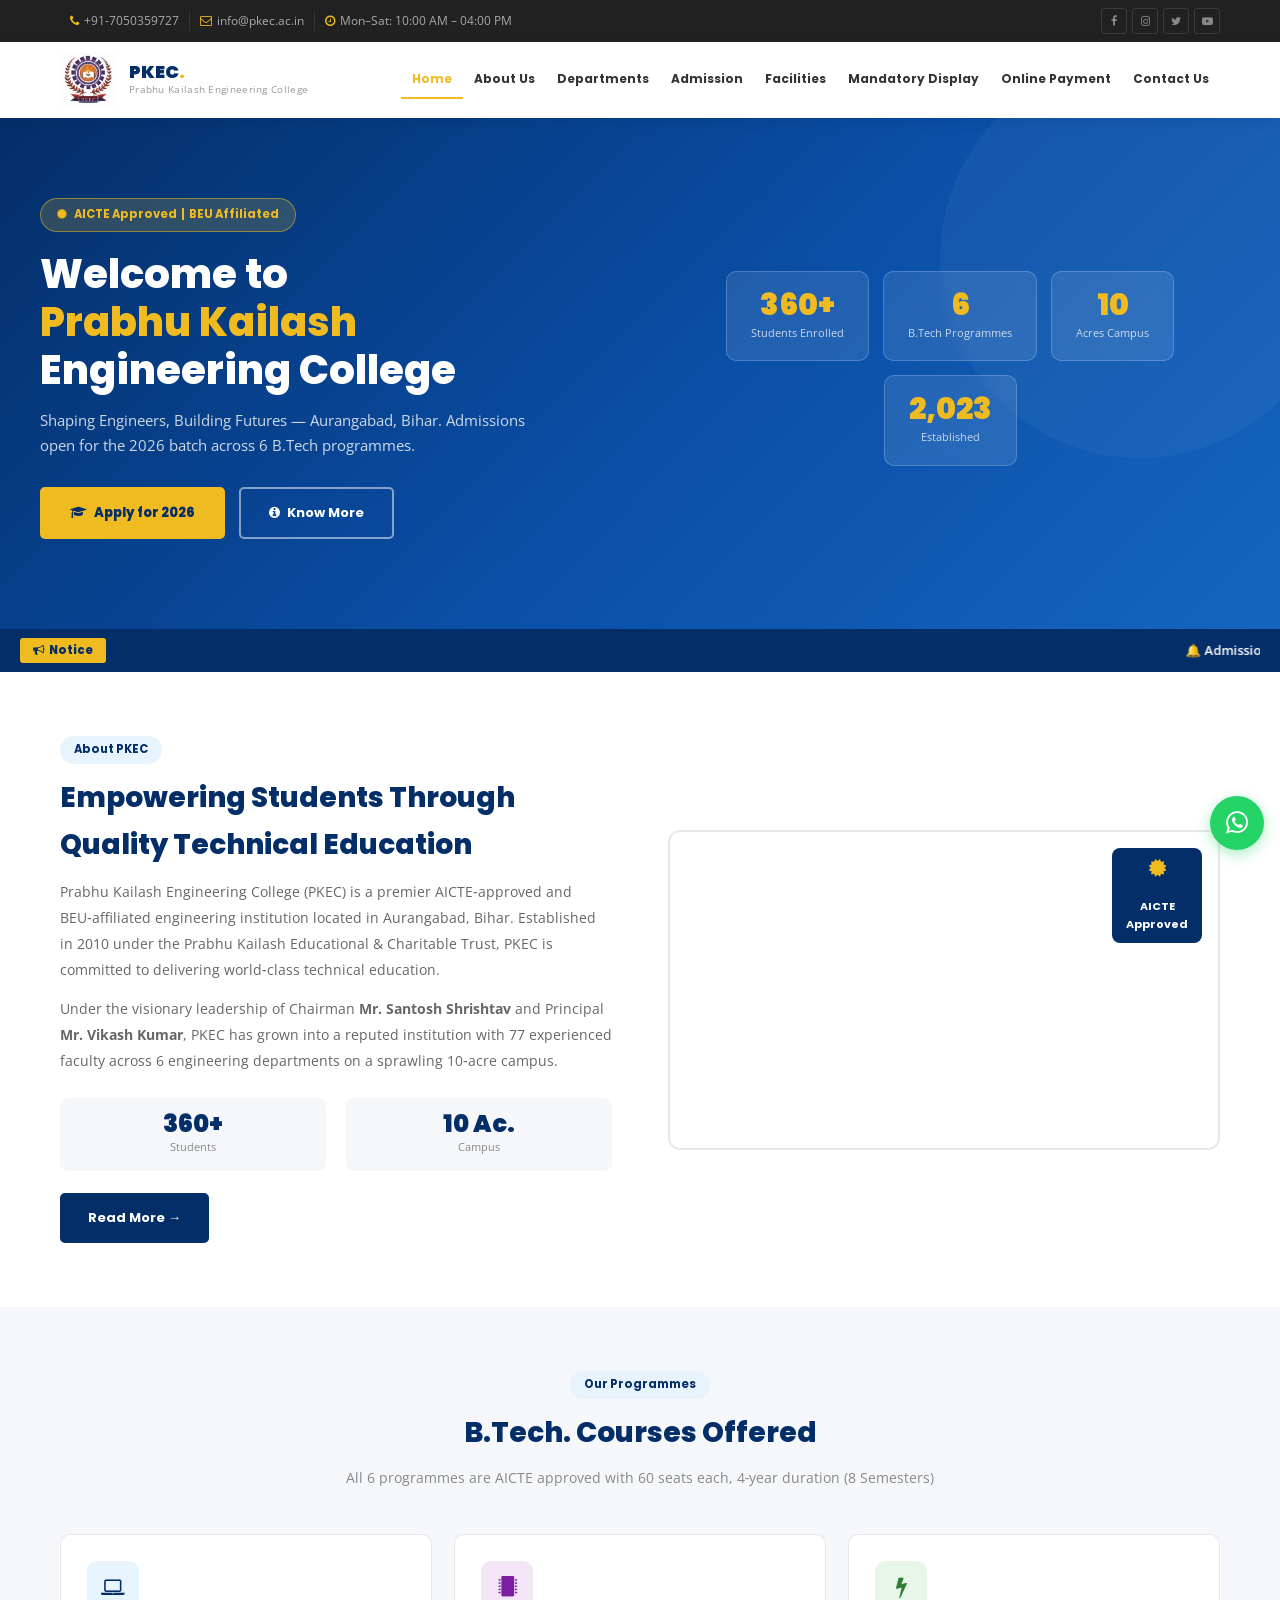
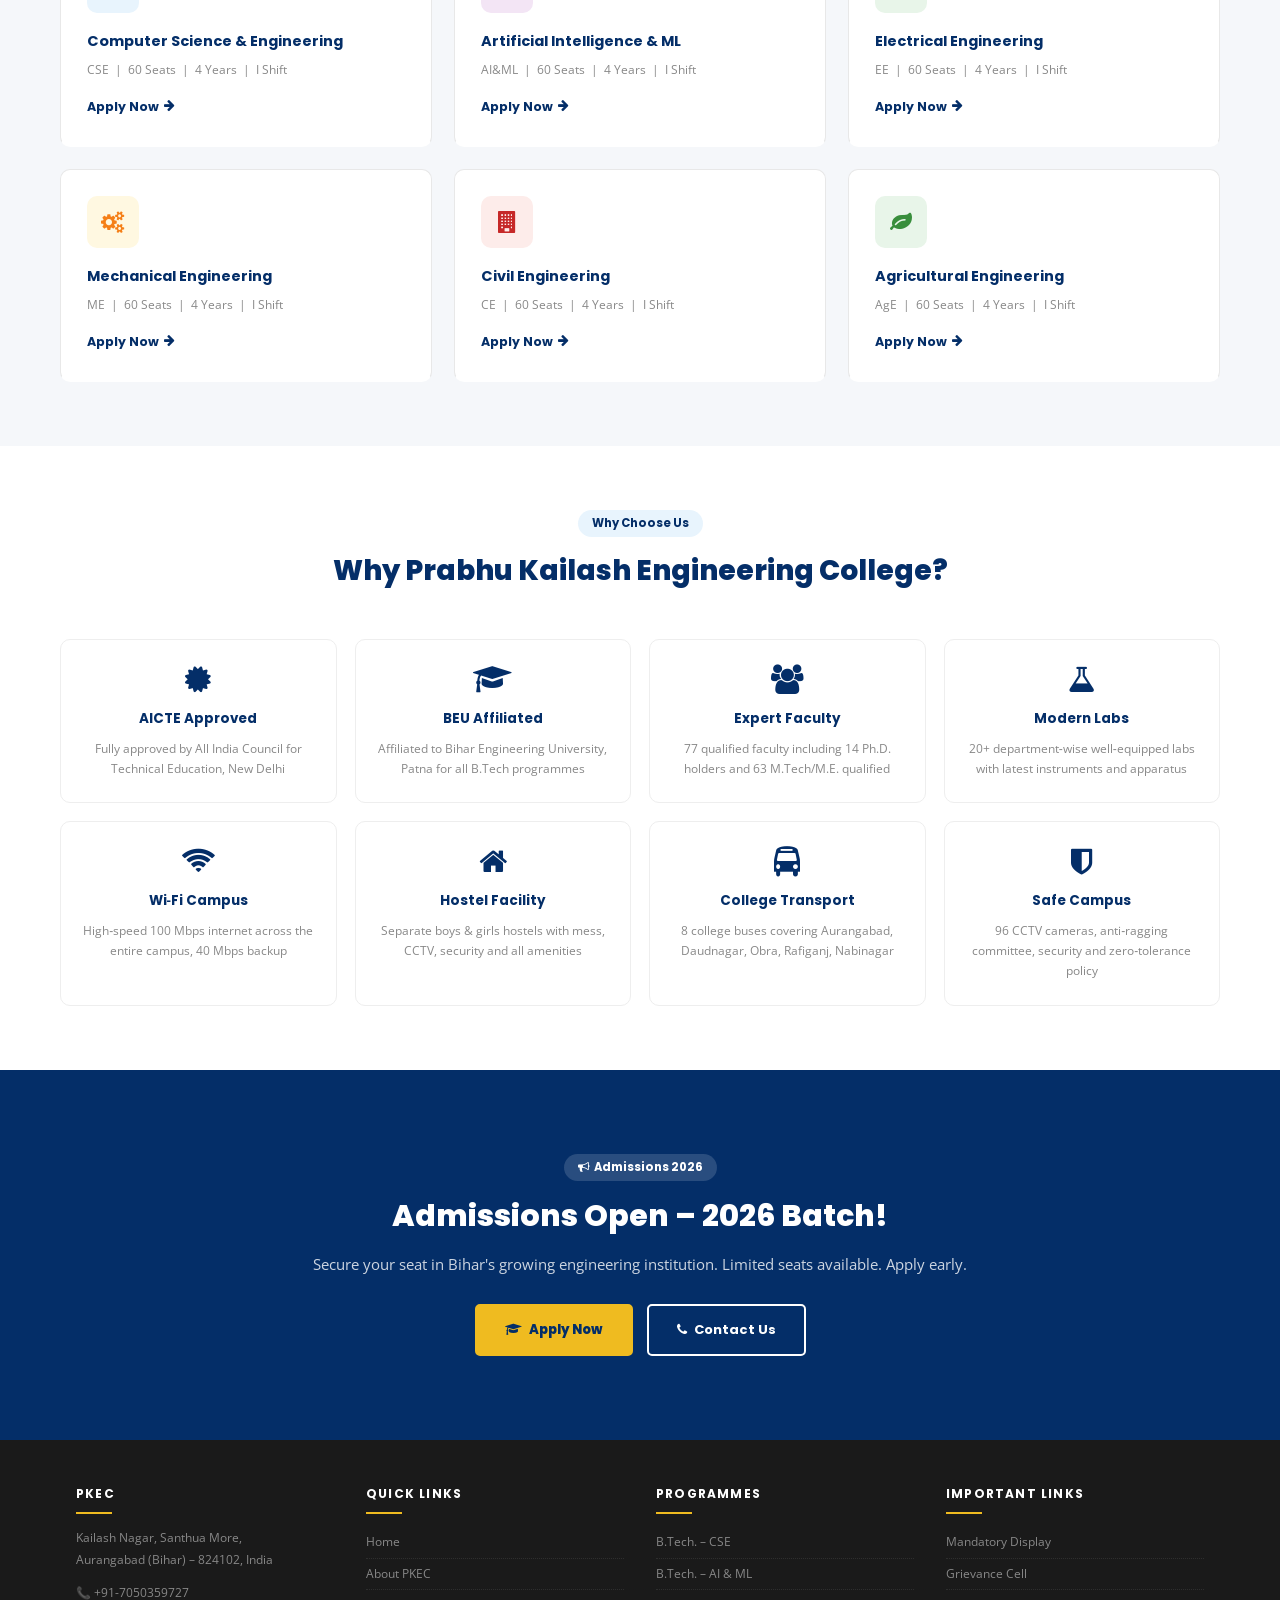
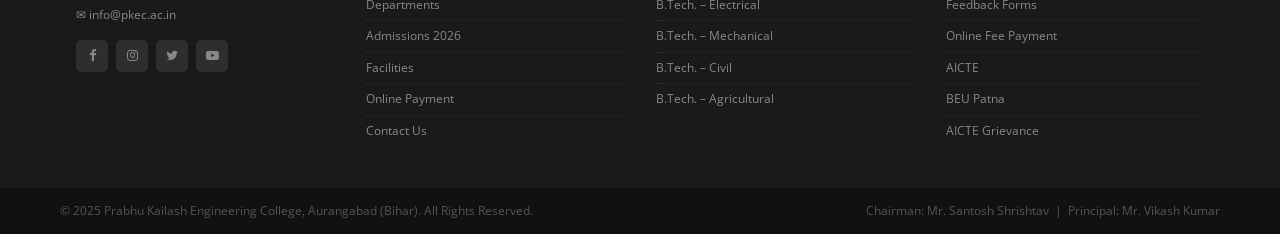
<file: index.html>
<!DOCTYPE html>
<html lang="en">
<head>
<title>Prabhu Kailash Engineering College – Aurangabad, Bihar | Student Credit Card Facility Available </title>
<meta charset="utf-8">
<meta name="viewport" content="width=device-width, initial-scale=1">
<meta name="description" content="Prabhu Kailash Engineering College (PKEC), Aurangabad Bihar – AICTE Approved, BEU Affiliated B.Tech Engineering College. Admissions open for 2026 batch.">
<meta name="keywords" content="PKEC, Prabhu Kailash Engineering College, Engineering College Aurangabad Bihar, Student credit Card Facility available, B.Tech Admission 2026">
<link href="https://fonts.googleapis.com/css2?family=Open+Sans:wght@300;400;600;700;800&family=Poppins:wght@300;400;500;600;700;800&display=swap" rel="stylesheet">
<link rel="stylesheet" href="https://cdnjs.cloudflare.com/ajax/libs/font-awesome/4.7.0/css/font-awesome.min.css">
<link rel="stylesheet" href="css/style.css">
</head>
<body>

<!-- TOP BAR -->
<div class="top-bar">
  <div class="tb-inner">
    <ul class="tb-links">
      <li><a href="tel:+917050359727"><i class="fa fa-phone"></i>+91-7050359727</a></li>
      <li><a href="mailto:info@pkec.ac.in"><i class="fa fa-envelope-o"></i>info@pkec.ac.in</a></li>
      <li><a href="#"><i class="fa fa-clock-o"></i>Mon–Sat: 10:00 AM – 04:00 PM</a></li>
    </ul>
    <div class="tb-soc">
      <a href="#" title="Facebook"><i class="fa fa-facebook"></i></a>
      <a href="#" title="Instagram"><i class="fa fa-instagram"></i></a>
      <a href="#" title="Twitter"><i class="fa fa-twitter"></i></a>
      <a href="#" title="YouTube"><i class="fa fa-youtube-play"></i></a>
    </div>
  </div>
</div>

<!-- HEADER -->
<header class="main-hdr">
  <div class="hdr-inner">
    <a href="index.html" class="logo-wrap">
      <img src="images/logo.png" alt="PKEC Logo" style="height:56px;width:auto;display:block;">
      <div class="logo-txt-wrap">
        <div class="logo-name">PKEC<span>.</span></div>
        <div class="logo-sub">Prabhu Kailash Engineering College</div>
      </div>
    </a>
    <nav class="main-nav">
      <ul>
        <li class="act"><a href="index.html">Home</a></li>
        <li><a href="about.html">About Us</a></li>
        <li><a href="departments.html">Departments</a></li>
        <li><a href="admission.html">Admission</a></li>
        <li><a href="facilities.html">Facilities</a></li>
        <li><a href="mandatory-display.html">Mandatory Display</a></li>
        <li><a href="online-payment.html">Online Payment</a></li>
        <li><a href="contact.html">Contact Us</a></li>
      </ul>
    </nav>
    <button class="nav-toggle" onclick="toggleNav()" aria-label="Toggle menu">
      <i class="fa fa-bars"></i>
    </button>
  </div>
</header>

<!-- HERO -->
<section class="hero">
  <div class="hero-inner">
    <div class="hero-left">
      <div class="hero-badge"><i class="fa fa-certificate"></i> AICTE Approved &nbsp;|&nbsp; BEU Affiliated</div>
      <h1>Welcome to<br><span>Prabhu Kailash</span><br>Engineering College</h1>
      <p class="hero-desc">Shaping Engineers, Building Futures — Aurangabad, Bihar. Admissions open for the 2026 batch across 6 B.Tech programmes.</p>
      <div class="hero-btns">
        <a href="admission.html" class="btn-primary"><i class="fa fa-graduation-cap"></i> Apply for 2026</a>
        <a href="about.html" class="btn-outline"><i class="fa fa-info-circle"></i> Know More</a>
      </div>
    </div>
    <div class="hero-right">
      <div class="hero-stat-card">
        <div class="hnum" data-count="360" data-suffix="+">360+</div>
        <div class="hlbl">Students Enrolled</div>
      </div>
      <div class="hero-stat-card">
        <div class="hnum" data-count="6">6</div>
        <div class="hlbl">B.Tech Programmes</div>
      </div>
      <div class="hero-stat-card">
        <div class="hnum" data-count="10">10</div>
        <div class="hlbl">Acres Campus</div>
      </div>
      <div class="hero-stat-card">
        <div class="hnum" data-count="2023">2023</div>
        <div class="hlbl">Established</div>
      </div>
    </div>
  </div>
</section>

<!-- NOTICE BAR -->
<div class="notice-bar">
  <span class="notice-label"><i class="fa fa-bullhorn"></i>&nbsp; Notice</span>
  <marquee behavior="scroll" direction="left" scrollamount="4">
    🔔 Admissions Open for 2026 Batch – Apply Now! &nbsp;&nbsp;|&nbsp;&nbsp; 📢 AICTE Approved &amp; BEU Affiliated Institution &nbsp;&nbsp;|&nbsp;&nbsp; 🎓 B.Tech in CSE, AI&amp;ML, EE, ME, CE, AgE – 60 seats each &nbsp;&nbsp;|&nbsp;&nbsp; 📞 Admission Helpline: +91-7050359727 &nbsp;&nbsp;|&nbsp;&nbsp; ✉ admissions@pkec.ac.in
  </marquee>
</div>

<!-- ABOUT -->
<section class="section">
  <div class="container">
    <div class="about-grid">
      <div class="about-text">
        <span class="sec-label">About PKEC</span>
        <h2 class="sec-title">Empowering Students Through Quality Technical Education</h2>
        <p>Prabhu Kailash Engineering College (PKEC) is a premier AICTE‑approved and BEU‑affiliated engineering institution located in Aurangabad, Bihar. Established in 2010 under the Prabhu Kailash Educational &amp; Charitable Trust, PKEC is committed to delivering world‑class technical education.</p>
        <p>Under the visionary leadership of Chairman <strong>Mr. Santosh Shrishtav</strong> and Principal <strong>Mr. Vikash Kumar</strong>, PKEC has grown into a reputed institution with 77 experienced faculty across 6 engineering departments on a sprawling 10‑acre campus.</p>
        <div class="about-stats">
          <div class="astat"><div class="an">360+</div><div class="al">Students</div></div>
          <div class="astat"><div class="an">10 Ac.</div><div class="al">Campus</div></div>
        </div>
        <a href="about.html" class="btn-blue" style="margin-top:22px">Read More &rarr;</a>
      </div>
      <div class="about-img">
        <div class="about-img-box" style="min-height:320px;background:#fff;border:2px solid #e8e8e8;">
          <div class="about-badge"><i class="fa fa-certificate"></i><br>AICTE<br>Approved</div>
        </div>
      </div>
    </div>
  </div>
</section>

<!-- PROGRAMMES -->
<section class="section section-light">
  <div class="container">
    <div class="sec-head">
      <span class="sec-label">Our Programmes</span>
      <h2 class="sec-title">B.Tech. Courses Offered</h2>
      <p class="sec-sub">All 6 programmes are AICTE approved with 60 seats each, 4‑year duration (8 Semesters)</p>
    </div>
    <div class="prog-grid">
      <div class="prog-card">
        <div class="prog-icon" style="background:#e8f4fd"><i class="fa fa-laptop" style="color:#042e68;font-size:22px"></i></div>
        <h3>Computer Science &amp; Engineering</h3>
        <p>CSE &nbsp;|&nbsp; 60 Seats &nbsp;|&nbsp; 4 Years &nbsp;|&nbsp; I Shift</p>
        <a href="admission.html" class="prog-link">Apply Now <i class="fa fa-arrow-right"></i></a>
      </div>
      <div class="prog-card">
        <div class="prog-icon" style="background:#f3e5f5"><i class="fa fa-microchip" style="color:#7b1fa2;font-size:22px"></i></div>
        <h3>Artificial Intelligence &amp; ML</h3>
        <p>AI&amp;ML &nbsp;|&nbsp; 60 Seats &nbsp;|&nbsp; 4 Years &nbsp;|&nbsp; I Shift</p>
        <a href="admission.html" class="prog-link">Apply Now <i class="fa fa-arrow-right"></i></a>
      </div>
      <div class="prog-card">
        <div class="prog-icon" style="background:#e8f5e9"><i class="fa fa-bolt" style="color:#2e7d32;font-size:22px"></i></div>
        <h3>Electrical Engineering</h3>
        <p>EE &nbsp;|&nbsp; 60 Seats &nbsp;|&nbsp; 4 Years &nbsp;|&nbsp; I Shift</p>
        <a href="admission.html" class="prog-link">Apply Now <i class="fa fa-arrow-right"></i></a>
      </div>
      <div class="prog-card">
        <div class="prog-icon" style="background:#fff8e1"><i class="fa fa-cogs" style="color:#f57f17;font-size:22px"></i></div>
        <h3>Mechanical Engineering</h3>
        <p>ME &nbsp;|&nbsp; 60 Seats &nbsp;|&nbsp; 4 Years &nbsp;|&nbsp; I Shift</p>
        <a href="admission.html" class="prog-link">Apply Now <i class="fa fa-arrow-right"></i></a>
      </div>
      <div class="prog-card">
        <div class="prog-icon" style="background:#fdecea"><i class="fa fa-building" style="color:#c62828;font-size:22px"></i></div>
        <h3>Civil Engineering</h3>
        <p>CE &nbsp;|&nbsp; 60 Seats &nbsp;|&nbsp; 4 Years &nbsp;|&nbsp; I Shift</p>
        <a href="admission.html" class="prog-link">Apply Now <i class="fa fa-arrow-right"></i></a>
      </div>
      <div class="prog-card">
        <div class="prog-icon" style="background:#e8f5e9"><i class="fa fa-leaf" style="color:#388e3c;font-size:22px"></i></div>
        <h3>Agricultural Engineering</h3>
        <p>AgE &nbsp;|&nbsp; 60 Seats &nbsp;|&nbsp; 4 Years &nbsp;|&nbsp; I Shift</p>
        <a href="admission.html" class="prog-link">Apply Now <i class="fa fa-arrow-right"></i></a>
      </div>
    </div>
  </div>
</section>

<!-- WHY PKEC -->
<section class="section">
  <div class="container">
    <div class="sec-head">
      <span class="sec-label">Why Choose Us</span>
      <h2 class="sec-title">Why Prabhu Kailash Engineering College?</h2>
    </div>
    <div class="why-grid">
      <div class="why-card"><i class="fa fa-certificate why-ico"></i><h4>AICTE Approved</h4><p>Fully approved by All India Council for Technical Education, New Delhi</p></div>
      <div class="why-card"><i class="fa fa-graduation-cap why-ico"></i><h4>BEU Affiliated</h4><p>Affiliated to Bihar Engineering University, Patna for all B.Tech programmes</p></div>
      <div class="why-card"><i class="fa fa-users why-ico"></i><h4>Expert Faculty</h4><p>77 qualified faculty including 14 Ph.D. holders and 63 M.Tech/M.E. qualified</p></div>
      <div class="why-card"><i class="fa fa-flask why-ico"></i><h4>Modern Labs</h4><p>20+ department‑wise well‑equipped labs with latest instruments and apparatus</p></div>
      <div class="why-card"><i class="fa fa-wifi why-ico"></i><h4>Wi‑Fi Campus</h4><p>High‑speed 100 Mbps internet across the entire campus, 40 Mbps backup</p></div>
      <div class="why-card"><i class="fa fa-home why-ico"></i><h4>Hostel Facility</h4><p>Separate boys &amp; girls hostels with mess, CCTV, security and all amenities</p></div>
      <div class="why-card"><i class="fa fa-bus why-ico"></i><h4>College Transport</h4><p>8 college buses covering Aurangabad, Daudnagar, Obra, Rafiganj, Nabinagar</p></div>
      <div class="why-card"><i class="fa fa-shield why-ico"></i><h4>Safe Campus</h4><p>96 CCTV cameras, anti‑ragging committee, security and zero‑tolerance policy</p></div>
    </div>
  </div>
</section>

<!-- CTA -->
<section class="section section-blue">
  <div class="container">
    <div class="cta-wrap">
      <span class="sec-label-wh"><i class="fa fa-bullhorn"></i>&nbsp; Admissions 2026</span>
      <h2 class="sec-title-wh">Admissions Open – 2026 Batch!</h2>
      <p style="font-size:15px;color:rgba(255,255,255,.8);margin-bottom:26px">Secure your seat in Bihar's growing engineering institution. Limited seats available. Apply early.</p>
      <div class="cta-btns">
        <a href="admission.html" class="btn-primary"><i class="fa fa-graduation-cap"></i> Apply Now</a>
        <a href="contact.html" class="btn-wh-outline"><i class="fa fa-phone"></i> Contact Us</a>
      </div>
    </div>
  </div>
</section>

<!-- FOOTER -->
<footer>
  <div class="ft-inner">
    <div class="ft-col">
      <h4>PKEC</h4>
      <div class="ft-sep"></div>
      <p>Kailash Nagar, Santhua More,<br>Aurangabad (Bihar) – 824102, India</p>
      <p style="margin-top:10px">📞 +91-7050359727<br>✉ info@pkec.ac.in</p>
      <div class="soc-links">
        <a href="#"><i class="fa fa-facebook"></i></a>
        <a href="#"><i class="fa fa-instagram"></i></a>
        <a href="#"><i class="fa fa-twitter"></i></a>
        <a href="#"><i class="fa fa-youtube-play"></i></a>
      </div>
    </div>
    <div class="ft-col">
      <h4>Quick Links</h4>
      <div class="ft-sep"></div>
      <ul>
        <li><a href="index.html">Home</a></li>
        <li><a href="about.html">About PKEC</a></li>
        <li><a href="departments.html">Departments</a></li>
        <li><a href="admission.html">Admissions 2026</a></li>
        <li><a href="facilities.html">Facilities</a></li>
        <li><a href="online-payment.html">Online Payment</a></li>
        <li><a href="contact.html">Contact Us</a></li>
      </ul>
    </div>
    <div class="ft-col">
      <h4>Programmes</h4>
      <div class="ft-sep"></div>
      <ul>
        <li><a href="departments.html">B.Tech. – CSE</a></li>
        <li><a href="departments.html">B.Tech. – AI &amp; ML</a></li>
        <li><a href="departments.html">B.Tech. – Electrical</a></li>
        <li><a href="departments.html">B.Tech. – Mechanical</a></li>
        <li><a href="departments.html">B.Tech. – Civil</a></li>
        <li><a href="departments.html">B.Tech. – Agricultural</a></li>
      </ul>
    </div>
    <div class="ft-col">
      <h4>Important Links</h4>
      <div class="ft-sep"></div>
      <ul>
        <li><a href="mandatory-display.html">Mandatory Display</a></li>
        <li><a href="mandatory-display.html">Grievance Cell</a></li>
        <li><a href="mandatory-display.html">Feedback Forms</a></li>
        <li><a href="online-payment.html">Online Fee Payment</a></li>
        <li><a href="https://aicte-india.org" target="_blank">AICTE</a></li>
        <li><a href="https://beu.ac.in" target="_blank">BEU Patna</a></li>
        <li><a href="https://pgms.aicte-india.org" target="_blank">AICTE Grievance</a></li>
      </ul>
    </div>
  </div>
  <div class="ft-bot">
    <div class="ft-bot-in">
      <span>&copy; 2025 Prabhu Kailash Engineering College, Aurangabad (Bihar). All Rights Reserved.</span>
      <span>Chairman: Mr. Santosh Shrishtav &nbsp;|&nbsp; Principal: Mr. Vikash Kumar</span>
    </div>
  </div>
</footer>

<a href="https://wa.me/917050359727" class="wa-float" target="_blank" title="Chat on WhatsApp"><i class="fa fa-whatsapp"></i></a>
<button class="scroltop" onclick="scrollTop()" title="Back to top"><i class="fa fa-arrow-up"></i></button>
<script src="js/main.js"></script>
</body>
</html>
</file>
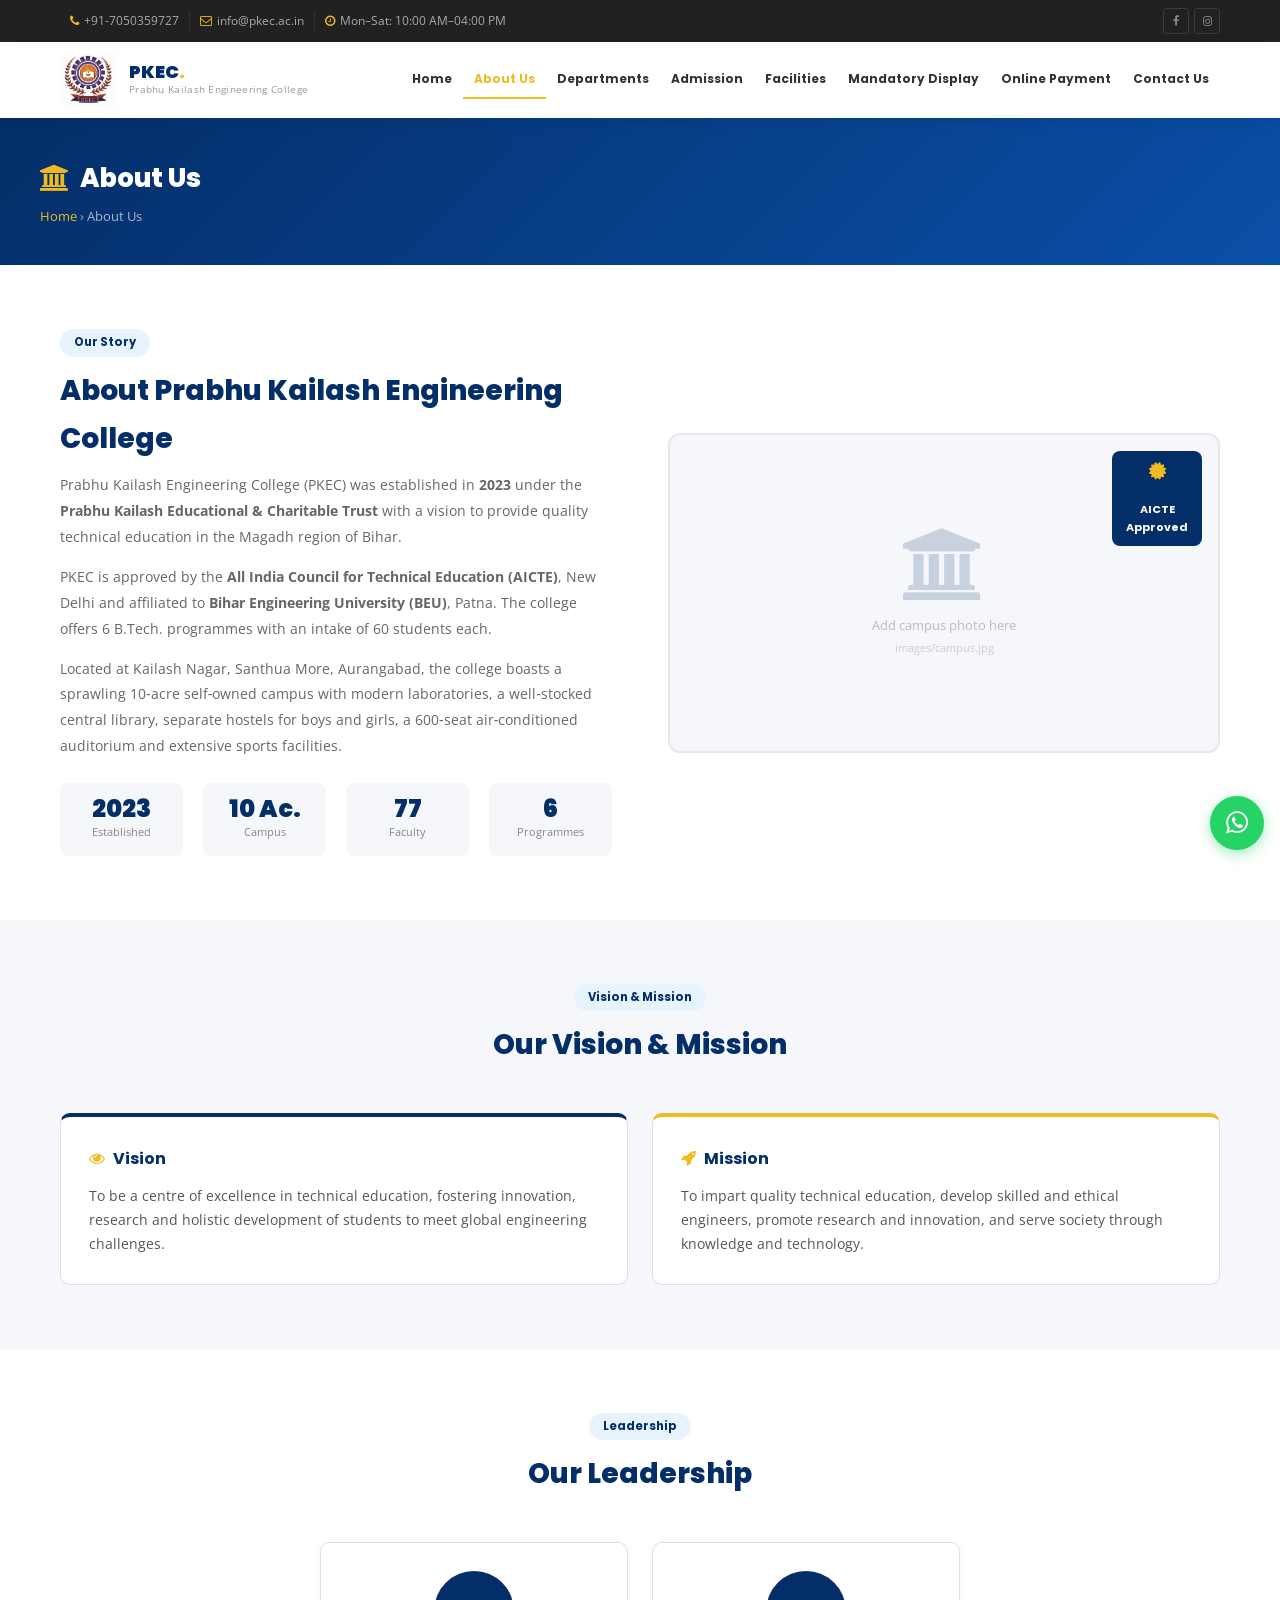
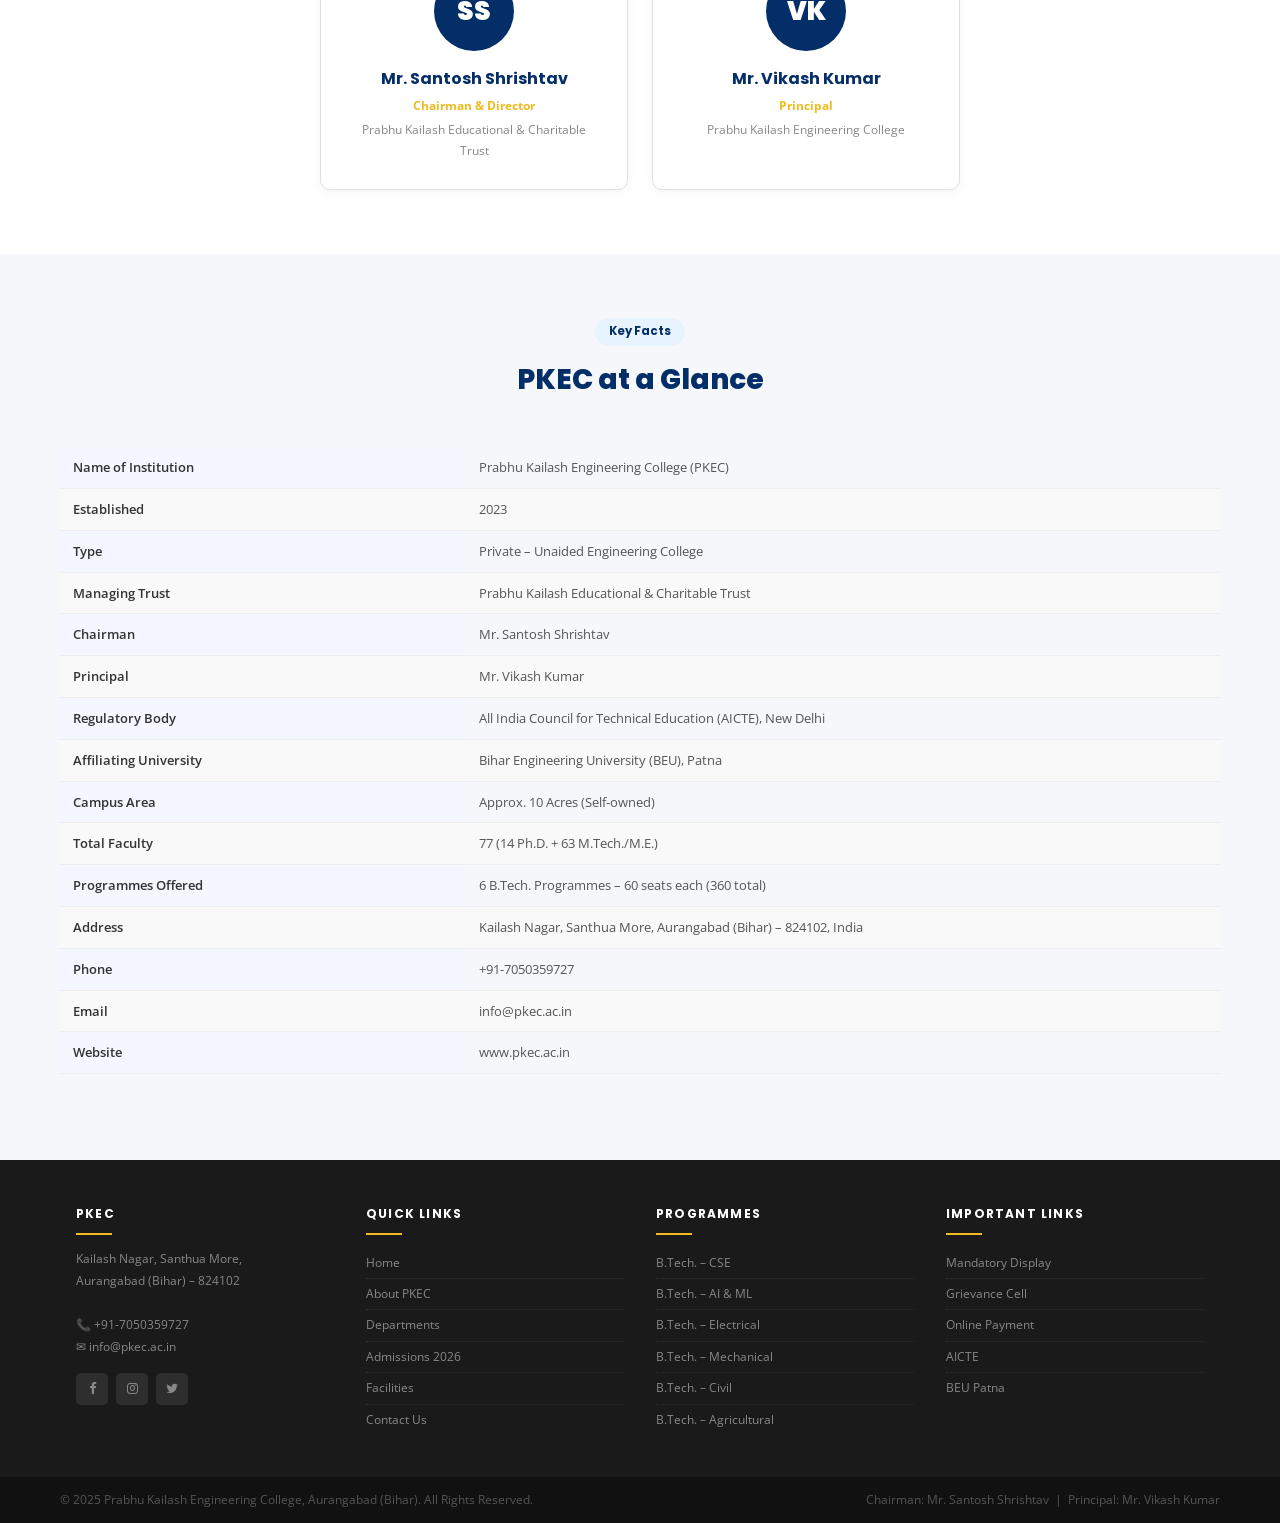
<file: about.html>
<!DOCTYPE html>
<html lang="en">
<head>
<title>About Us – Prabhu Kailash Engineering College, Aurangabad Bihar</title>
<meta charset="utf-8"><meta name="viewport" content="width=device-width,initial-scale=1">
<meta name="description" content="Learn about Prabhu Kailash Engineering College – its history, leadership, vision and mission.">
<link href="https://fonts.googleapis.com/css2?family=Open+Sans:wght@400;600;700;800&family=Poppins:wght@400;500;600;700;800&display=swap" rel="stylesheet">
<link rel="stylesheet" href="https://cdnjs.cloudflare.com/ajax/libs/font-awesome/4.7.0/css/font-awesome.min.css">
<link rel="stylesheet" href="css/style.css">
</head>
<body>
<div class="top-bar"><div class="tb-inner"><ul class="tb-links"><li><a href="tel:+917050359727"><i class="fa fa-phone"></i>+91-7050359727</a></li><li><a href="mailto:info@pkec.ac.in"><i class="fa fa-envelope-o"></i>info@pkec.ac.in</a></li><li><a href="#"><i class="fa fa-clock-o"></i>Mon–Sat: 10:00 AM–04:00 PM</a></li></ul><div class="tb-soc"><a href="https://www.facebook.com/pkec.aurangabad" target="_blank"><i class="fa fa-facebook"></i></a><a href="https://www.instagram.com/pkec.aurangabad" target="_blank"><i class="fa fa-instagram"></i></a></div></div></div>
<header class="main-hdr"><div class="hdr-inner"><a href="index.html" class="logo-wrap"><img src="images/logo.png" alt="PKEC Logo" style="height:56px;width:auto;display:block;"><div class="logo-txt-wrap"><div class="logo-name">PKEC<span>.</span></div><div class="logo-sub">Prabhu Kailash Engineering College</div></div></a><nav class="main-nav"><ul><li><a href="index.html">Home</a></li><li class="act"><a href="about.html">About Us</a></li><li><a href="departments.html">Departments</a></li><li><a href="admission.html">Admission</a></li><li><a href="facilities.html">Facilities</a></li><li><a href="mandatory-display.html">Mandatory Display</a></li><li><a href="online-payment.html">Online Payment</a></li><li><a href="contact.html">Contact Us</a></li></ul></nav><button class="nav-toggle" onclick="toggleNav()"><i class="fa fa-bars"></i></button></div></header>

<div class="page-banner"><div class="pb-inner"><h1><i class="fa fa-university"></i>About Us</h1><div class="breadcrumb"><a href="index.html">Home</a> &rsaquo; About Us</div></div></div>

<section class="section">
  <div class="container">
    <div class="about-grid">
      <div class="about-text">
        <span class="sec-label">Our Story</span>
        <h2 class="sec-title">About Prabhu Kailash Engineering College</h2>
        <p>Prabhu Kailash Engineering College (PKEC) was established in <strong>2023</strong> under the <strong>Prabhu Kailash Educational &amp; Charitable Trust</strong> with a vision to provide quality technical education in the Magadh region of Bihar.</p>
        <p>PKEC is approved by the <strong>All India Council for Technical Education (AICTE)</strong>, New Delhi and affiliated to <strong>Bihar Engineering University (BEU)</strong>, Patna. The college offers 6 B.Tech. programmes with an intake of 60 students each.</p>
        <p>Located at Kailash Nagar, Santhua More, Aurangabad, the college boasts a sprawling 10‑acre self‑owned campus with modern laboratories, a well‑stocked central library, separate hostels for boys and girls, a 600‑seat air‑conditioned auditorium and extensive sports facilities.</p>
        <div class="about-stats">
          <div class="astat"><div class="an">2023</div><div class="al">Established</div></div>
          <div class="astat"><div class="an">10 Ac.</div><div class="al">Campus</div></div>
          <div class="astat"><div class="an">77</div><div class="al">Faculty</div></div>
          <div class="astat"><div class="an">6</div><div class="al">Programmes</div></div>
        </div>
      </div>
      <div class="about-img">
        <div class="about-img-box" style="min-height:320px">
          <div class="about-badge"><i class="fa fa-certificate"></i><br>AICTE<br>Approved</div>
          <div class="about-img-placeholder"><i class="fa fa-university" style="font-size:72px;color:#042e68;opacity:.18"></i><p style="color:#bbb;margin-top:14px;font-size:13px">Add campus photo here<br><span style="font-size:11px;color:#ccc">images/campus.jpg</span></p></div>
        </div>
      </div>
    </div>
  </div>
</section>

<section class="section section-light">
  <div class="container">
    <div class="sec-head">
      <span class="sec-label">Vision &amp; Mission</span>
      <h2 class="sec-title">Our Vision &amp; Mission</h2>
    </div>
    <div style="display:grid;grid-template-columns:1fr 1fr;gap:24px;flex-wrap:wrap">
      <div style="background:#fff;border:1px solid #e0e0e0;border-radius:10px;padding:28px;border-top:4px solid #042e68">
        <h3 style="font-family:'Poppins',sans-serif;font-size:16px;font-weight:700;color:#042e68;margin-bottom:12px"><i class="fa fa-eye" style="color:#efbb20;margin-right:8px"></i>Vision</h3>
        <p>To be a centre of excellence in technical education, fostering innovation, research and holistic development of students to meet global engineering challenges.</p>
      </div>
      <div style="background:#fff;border:1px solid #e0e0e0;border-radius:10px;padding:28px;border-top:4px solid #efbb20">
        <h3 style="font-family:'Poppins',sans-serif;font-size:16px;font-weight:700;color:#042e68;margin-bottom:12px"><i class="fa fa-rocket" style="color:#efbb20;margin-right:8px"></i>Mission</h3>
        <p>To impart quality technical education, develop skilled and ethical engineers, promote research and innovation, and serve society through knowledge and technology.</p>
      </div>
    </div>
  </div>
</section>

<section class="section">
  <div class="container">
    <div class="sec-head">
      <span class="sec-label">Leadership</span>
      <h2 class="sec-title">Our Leadership</h2>
    </div>
    <div class="leader-grid">
      <div class="leader-card">
        <div class="leader-avatar">SS</div>
        <h3>Mr. Santosh Shrishtav</h3>
        <div class="role">Chairman &amp; Director</div>
        <div class="dept">Prabhu Kailash Educational &amp; Charitable Trust</div>
      </div>
      <div class="leader-card">
        <div class="leader-avatar">VK</div>
        <h3>Mr. Vikash Kumar</h3>
        <div class="role">Principal</div>
        <div class="dept">Prabhu Kailash Engineering College</div>
      </div>
    </div>
  </div>
</section>

<section class="section section-light">
  <div class="container">
    <div class="sec-head">
      <span class="sec-label">Key Facts</span>
      <h2 class="sec-title">PKEC at a Glance</h2>
    </div>
    <table class="itbl">
      <tr><td class="lbl">Name of Institution</td><td>Prabhu Kailash Engineering College (PKEC)</td></tr>
      <tr><td class="lbl">Established</td><td>2023</td></tr>
      <tr><td class="lbl">Type</td><td>Private – Unaided Engineering College</td></tr>
      <tr><td class="lbl">Managing Trust</td><td>Prabhu Kailash Educational &amp; Charitable Trust</td></tr>
      <tr><td class="lbl">Chairman</td><td>Mr. Santosh Shrishtav</td></tr>
      <tr><td class="lbl">Principal</td><td>Mr. Vikash Kumar</td></tr>
      <tr><td class="lbl">Regulatory Body</td><td>All India Council for Technical Education (AICTE), New Delhi</td></tr>
      <tr><td class="lbl">Affiliating University</td><td>Bihar Engineering University (BEU), Patna</td></tr>
      <tr><td class="lbl">Campus Area</td><td>Approx. 10 Acres (Self‑owned)</td></tr>
      <tr><td class="lbl">Total Faculty</td><td>77 (14 Ph.D. + 63 M.Tech./M.E.)</td></tr>
      <tr><td class="lbl">Programmes Offered</td><td>6 B.Tech. Programmes – 60 seats each (360 total)</td></tr>
      <tr><td class="lbl">Address</td><td>Kailash Nagar, Santhua More, Aurangabad (Bihar) – 824102, India</td></tr>
      <tr><td class="lbl">Phone</td><td>+91-7050359727</td></tr>
      <tr><td class="lbl">Email</td><td>info@pkec.ac.in</td></tr>
      <tr><td class="lbl">Website</td><td>www.pkec.ac.in</td></tr>
    </table>
  </div>
</section>

<footer><div class="ft-inner"><div class="ft-col"><h4>PKEC</h4><div class="ft-sep"></div><p>Kailash Nagar, Santhua More,<br>Aurangabad (Bihar) – 824102<br><br>📞 +91-7050359727<br>✉ info@pkec.ac.in</p><div class="soc-links"><a href="https://www.facebook.com/pkec.aurangabad" target="_blank"><i class="fa fa-facebook"></i></a><a href="https://www.instagram.com/pkec.aurangabad" target="_blank"><i class="fa fa-instagram"></i></a><a href="#"><i class="fa fa-twitter"></i></a></div></div><div class="ft-col"><h4>Quick Links</h4><div class="ft-sep"></div><ul><li><a href="index.html">Home</a></li><li><a href="about.html">About PKEC</a></li><li><a href="departments.html">Departments</a></li><li><a href="admission.html">Admissions 2026</a></li><li><a href="facilities.html">Facilities</a></li><li><a href="contact.html">Contact Us</a></li></ul></div><div class="ft-col"><h4>Programmes</h4><div class="ft-sep"></div><ul><li><a href="departments.html">B.Tech. – CSE</a></li><li><a href="departments.html">B.Tech. – AI &amp; ML</a></li><li><a href="departments.html">B.Tech. – Electrical</a></li><li><a href="departments.html">B.Tech. – Mechanical</a></li><li><a href="departments.html">B.Tech. – Civil</a></li><li><a href="departments.html">B.Tech. – Agricultural</a></li></ul></div><div class="ft-col"><h4>Important Links</h4><div class="ft-sep"></div><ul><li><a href="mandatory-display.html">Mandatory Display</a></li><li><a href="mandatory-display.html">Grievance Cell</a></li><li><a href="online-payment.html">Online Payment</a></li><li><a href="https://aicte-india.org" target="_blank">AICTE</a></li><li><a href="https://beu.ac.in" target="_blank">BEU Patna</a></li></ul></div></div><div class="ft-bot"><div class="ft-bot-in"><span>&copy; 2025 Prabhu Kailash Engineering College, Aurangabad (Bihar). All Rights Reserved.</span><span>Chairman: Mr. Santosh Shrishtav &nbsp;|&nbsp; Principal: Mr. Vikash Kumar</span></div></div></footer>
<a href="https://wa.me/917050359727" class="wa-float" target="_blank"><i class="fa fa-whatsapp"></i></a>
<button class="scroltop" onclick="scrollTop()"><i class="fa fa-arrow-up"></i></button>
<script src="js/main.js"></script>
</body>
</html>
</file>
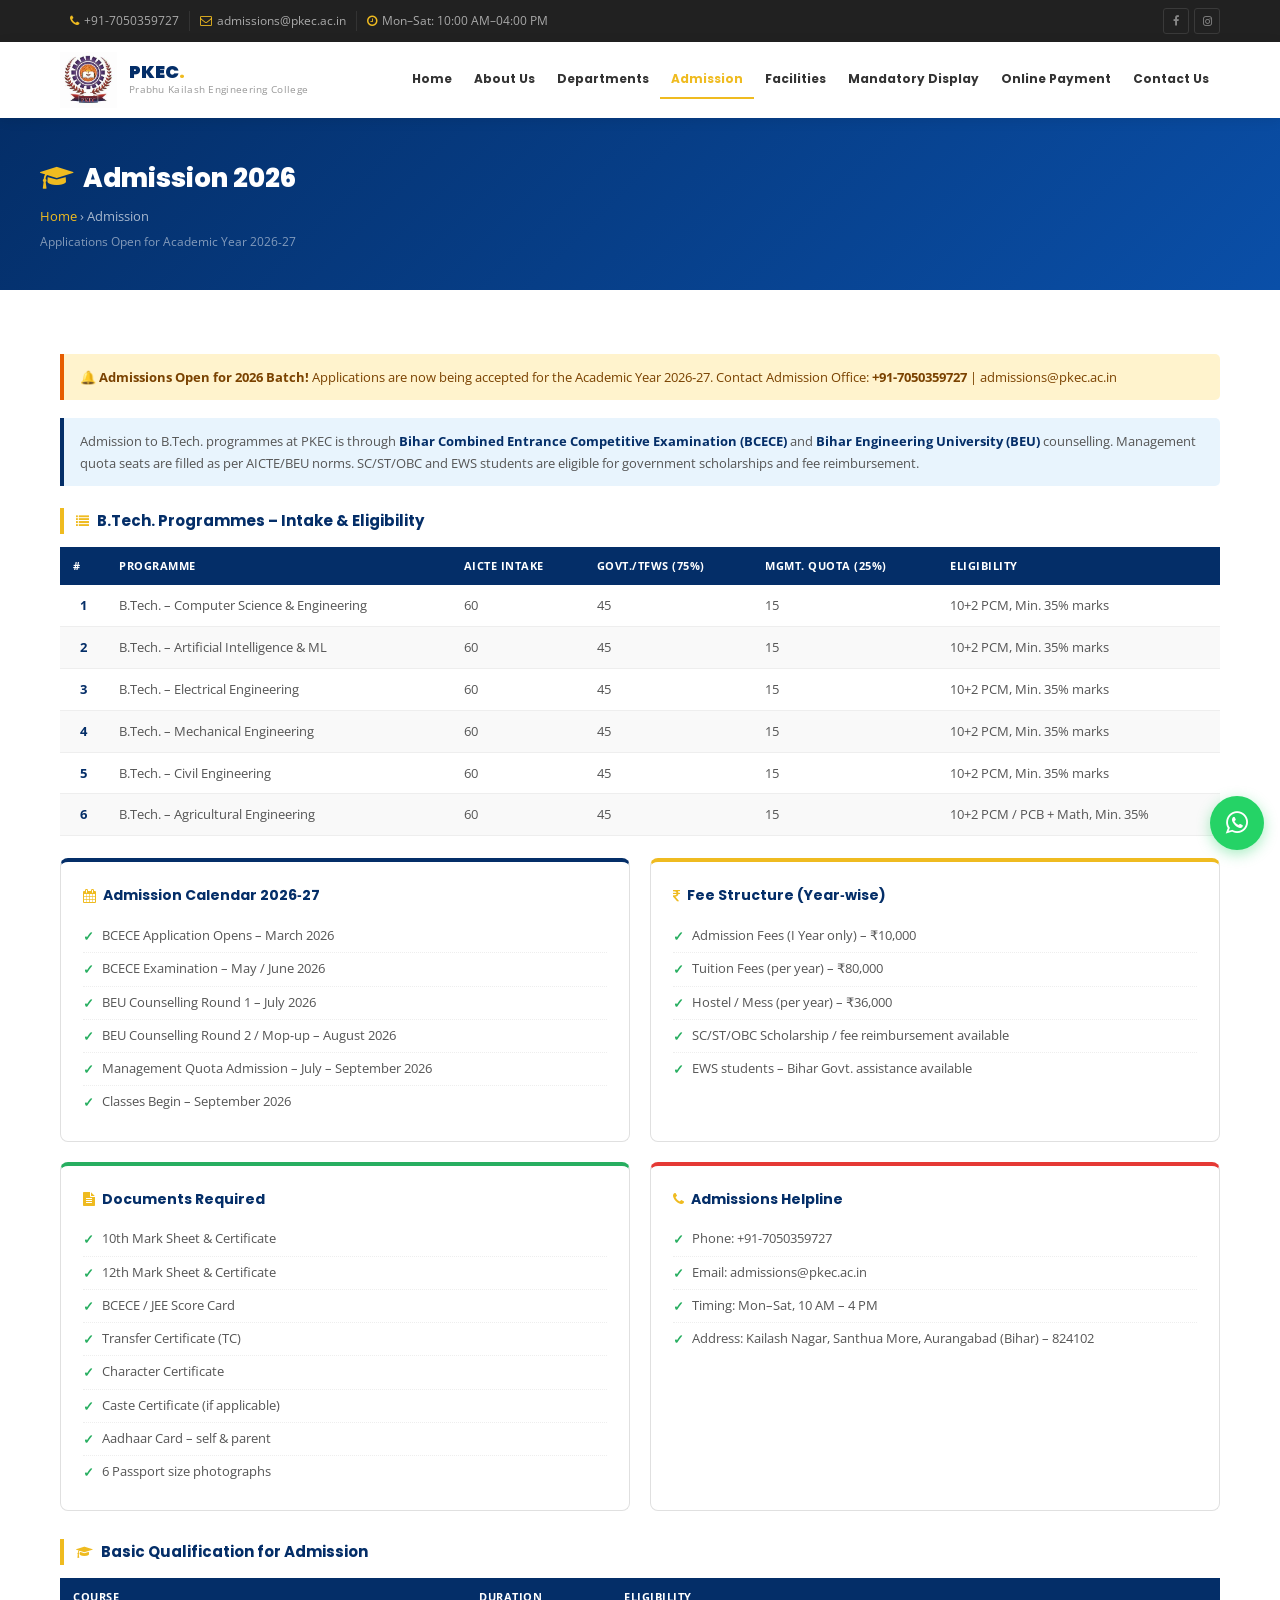
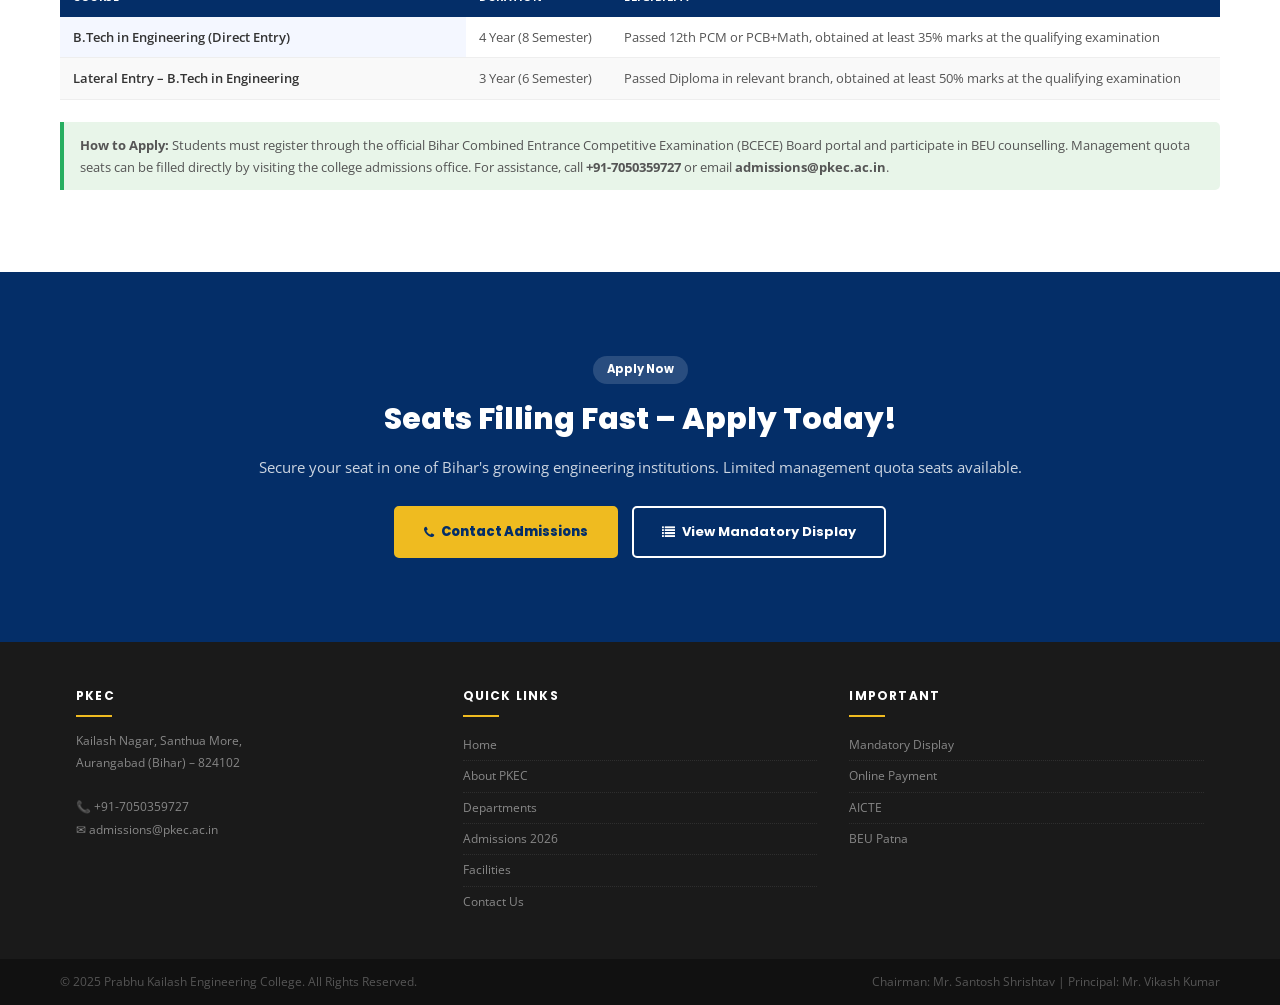
<file: admission.html>
<!DOCTYPE html>
<html lang="en">
<head>
<title>Admission 2026 – Prabhu Kailash Engineering College</title>
<meta charset="utf-8"><meta name="viewport" content="width=device-width,initial-scale=1">
<meta name="description" content="B.Tech admissions open at PKEC for 2026 batch. Apply through BCECE/BEU counselling. All programmes AICTE approved.">
<link href="https://fonts.googleapis.com/css2?family=Open+Sans:wght@400;600;700;800&family=Poppins:wght@400;500;600;700;800&display=swap" rel="stylesheet">
<link rel="stylesheet" href="https://cdnjs.cloudflare.com/ajax/libs/font-awesome/4.7.0/css/font-awesome.min.css">
<link rel="stylesheet" href="css/style.css">
</head>
<body>
<div class="top-bar"><div class="tb-inner"><ul class="tb-links"><li><a href="tel:+917050359727"><i class="fa fa-phone"></i>+91-7050359727</a></li><li><a href="mailto:admissions@pkec.ac.in"><i class="fa fa-envelope-o"></i>admissions@pkec.ac.in</a></li><li><a href="#"><i class="fa fa-clock-o"></i>Mon–Sat: 10:00 AM–04:00 PM</a></li></ul><div class="tb-soc"><a href="https://www.facebook.com/pkec.aurangabad" target="_blank"><i class="fa fa-facebook"></i></a><a href="https://www.instagram.com/pkec.aurangabad" target="_blank"><i class="fa fa-instagram"></i></a></div></div></div>
<header class="main-hdr"><div class="hdr-inner"><a href="index.html" class="logo-wrap"><img src="images/logo.png" alt="PKEC Logo" style="height:56px;width:auto;display:block;"><div class="logo-txt-wrap"><div class="logo-name">PKEC<span>.</span></div><div class="logo-sub">Prabhu Kailash Engineering College</div></div></a><nav class="main-nav"><ul><li><a href="index.html">Home</a></li><li><a href="about.html">About Us</a></li><li><a href="departments.html">Departments</a></li><li class="act"><a href="admission.html">Admission</a></li><li><a href="facilities.html">Facilities</a></li><li><a href="mandatory-display.html">Mandatory Display</a></li><li><a href="online-payment.html">Online Payment</a></li><li><a href="contact.html">Contact Us</a></li></ul></nav><button class="nav-toggle" onclick="toggleNav()"><i class="fa fa-bars"></i></button></div></header>

<div class="page-banner"><div class="pb-inner"><h1><i class="fa fa-graduation-cap"></i>Admission 2026</h1><div class="breadcrumb"><a href="index.html">Home</a> &rsaquo; Admission</div><div class="sub-note">Applications Open for Academic Year 2026‑27</div></div></div>

<section class="section">
  <div class="container">
    <div class="notif-box"><strong>🔔 Admissions Open for 2026 Batch!</strong> Applications are now being accepted for the Academic Year 2026‑27. Contact Admission Office: <strong>+91-7050359727</strong> | admissions@pkec.ac.in</div>
    <div class="ibox">Admission to B.Tech. programmes at PKEC is through <strong>Bihar Combined Entrance Competitive Examination (BCECE)</strong> and <strong>Bihar Engineering University (BEU)</strong> counselling. Management quota seats are filled as per AICTE/BEU norms. SC/ST/OBC and EWS students are eligible for government scholarships and fee reimbursement.</div>

    <div class="stitle"><i class="fa fa-list"></i>B.Tech. Programmes – Intake &amp; Eligibility</div>
    <table class="itbl">
      <thead><tr><th>#</th><th>Programme</th><th>AICTE Intake</th><th>Govt./TFWS (75%)</th><th>Mgmt. Quota (25%)</th><th>Eligibility</th></tr></thead>
      <tbody>
        <tr><td class="n">1</td><td>B.Tech. – Computer Science &amp; Engineering</td><td>60</td><td>45</td><td>15</td><td>10+2 PCM, Min. 35% marks</td></tr>
        <tr><td class="n">2</td><td>B.Tech. – Artificial Intelligence &amp; ML</td><td>60</td><td>45</td><td>15</td><td>10+2 PCM, Min. 35% marks</td></tr>
        <tr><td class="n">3</td><td>B.Tech. – Electrical Engineering</td><td>60</td><td>45</td><td>15</td><td>10+2 PCM, Min. 35% marks</td></tr>
        <tr><td class="n">4</td><td>B.Tech. – Mechanical Engineering</td><td>60</td><td>45</td><td>15</td><td>10+2 PCM, Min. 35% marks</td></tr>
        <tr><td class="n">5</td><td>B.Tech. – Civil Engineering</td><td>60</td><td>45</td><td>15</td><td>10+2 PCM, Min. 35% marks</td></tr>
        <tr><td class="n">6</td><td>B.Tech. – Agricultural Engineering</td><td>60</td><td>45</td><td>15</td><td>10+2 PCM / PCB + Math, Min. 35%</td></tr>
      </tbody>
    </table>

    <div class="adm-grid">
      <div class="adm-card">
        <h3><i class="fa fa-calendar"></i> Admission Calendar 2026‑27</h3>
        <ul>
          <li>BCECE Application Opens – March 2026</li>
          <li>BCECE Examination – May / June 2026</li>
          <li>BEU Counselling Round 1 – July 2026</li>
          <li>BEU Counselling Round 2 / Mop‑up – August 2026</li>
          <li>Management Quota Admission – July – September 2026</li>
          <li>Classes Begin – September 2026</li>
        </ul>
      </div>
      <div class="adm-card" style="border-top-color:#efbb20">
        <h3><i class="fa fa-rupee"></i> Fee Structure (Year‑wise)</h3>
        <ul>
          <li>Admission Fees (I Year only) – ₹10,000</li>
          <li>Tuition Fees (per year) – ₹80,000</li>
          <li>Hostel / Mess (per year) – ₹36,000</li>
          <li>SC/ST/OBC Scholarship / fee reimbursement available</li>
          <li>EWS students – Bihar Govt. assistance available</li>
        </ul>
      </div>
      <div class="adm-card" style="border-top-color:#27ae60">
        <h3><i class="fa fa-file-text"></i> Documents Required</h3>
        <ul>
          <li>10th Mark Sheet &amp; Certificate</li>
          <li>12th Mark Sheet &amp; Certificate</li>
          <li>BCECE / JEE Score Card</li>
          <li>Transfer Certificate (TC)</li>
          <li>Character Certificate</li>
          <li>Caste Certificate (if applicable)</li>
          <li>Aadhaar Card – self &amp; parent</li>
          <li>6 Passport size photographs</li>
        </ul>
      </div>
      <div class="adm-card" style="border-top-color:#e53935">
        <h3><i class="fa fa-phone"></i> Admissions Helpline</h3>
        <ul>
          <li>Phone: +91-7050359727</li>
          <li>Email: admissions@pkec.ac.in</li>
          <li>Timing: Mon–Sat, 10 AM – 4 PM</li>
          <li>Address: Kailash Nagar, Santhua More, Aurangabad (Bihar) – 824102</li>
        </ul>
      </div>
    </div>

    <div class="stitle"><i class="fa fa-graduation-cap"></i>Basic Qualification for Admission</div>
    <table class="itbl">
      <thead><tr><th>Course</th><th>Duration</th><th>Eligibility</th></tr></thead>
      <tbody>
        <tr><td class="lbl">B.Tech in Engineering (Direct Entry)</td><td>4 Year (8 Semester)</td><td>Passed 12th PCM or PCB+Math, obtained at least 35% marks at the qualifying examination</td></tr>
        <tr><td class="lbl">Lateral Entry – B.Tech in Engineering</td><td>3 Year (6 Semester)</td><td>Passed Diploma in relevant branch, obtained at least 50% marks at the qualifying examination</td></tr>
      </tbody>
    </table>

    <div class="sbox"><strong>How to Apply:</strong> Students must register through the official Bihar Combined Entrance Competitive Examination (BCECE) Board portal and participate in BEU counselling. Management quota seats can be filled directly by visiting the college admissions office. For assistance, call <strong>+91-7050359727</strong> or email <strong>admissions@pkec.ac.in</strong>.</div>
  </div>
</section>

<section class="section section-blue">
  <div class="container"><div class="cta-wrap">
    <span class="sec-label-wh">Apply Now</span>
    <h2 class="sec-title-wh">Seats Filling Fast – Apply Today!</h2>
    <p style="color:rgba(255,255,255,.8);margin-bottom:26px">Secure your seat in one of Bihar's growing engineering institutions. Limited management quota seats available.</p>
    <div class="cta-btns">
      <a href="contact.html" class="btn-primary"><i class="fa fa-phone"></i> Contact Admissions</a>
      <a href="mandatory-display.html" class="btn-wh-outline"><i class="fa fa-list"></i> View Mandatory Display</a>
    </div>
  </div></div>
</section>

<footer><div class="ft-inner"><div class="ft-col"><h4>PKEC</h4><div class="ft-sep"></div><p>Kailash Nagar, Santhua More,<br>Aurangabad (Bihar) – 824102<br><br>📞 +91-7050359727<br>✉ admissions@pkec.ac.in</p></div><div class="ft-col"><h4>Quick Links</h4><div class="ft-sep"></div><ul><li><a href="index.html">Home</a></li><li><a href="about.html">About PKEC</a></li><li><a href="departments.html">Departments</a></li><li><a href="admission.html">Admissions 2026</a></li><li><a href="facilities.html">Facilities</a></li><li><a href="contact.html">Contact Us</a></li></ul></div><div class="ft-col"><h4>Important</h4><div class="ft-sep"></div><ul><li><a href="mandatory-display.html">Mandatory Display</a></li><li><a href="online-payment.html">Online Payment</a></li><li><a href="https://aicte-india.org" target="_blank">AICTE</a></li><li><a href="https://beu.ac.in" target="_blank">BEU Patna</a></li></ul></div></div><div class="ft-bot"><div class="ft-bot-in"><span>&copy; 2025 Prabhu Kailash Engineering College. All Rights Reserved.</span><span>Chairman: Mr. Santosh Shrishtav | Principal: Mr. Vikash Kumar</span></div></div></footer>
<a href="https://wa.me/917050359727" class="wa-float" target="_blank"><i class="fa fa-whatsapp"></i></a>
<button class="scroltop" onclick="scrollTop()"><i class="fa fa-arrow-up"></i></button>
<script src="js/main.js"></script>
</body>
</html>
</file>
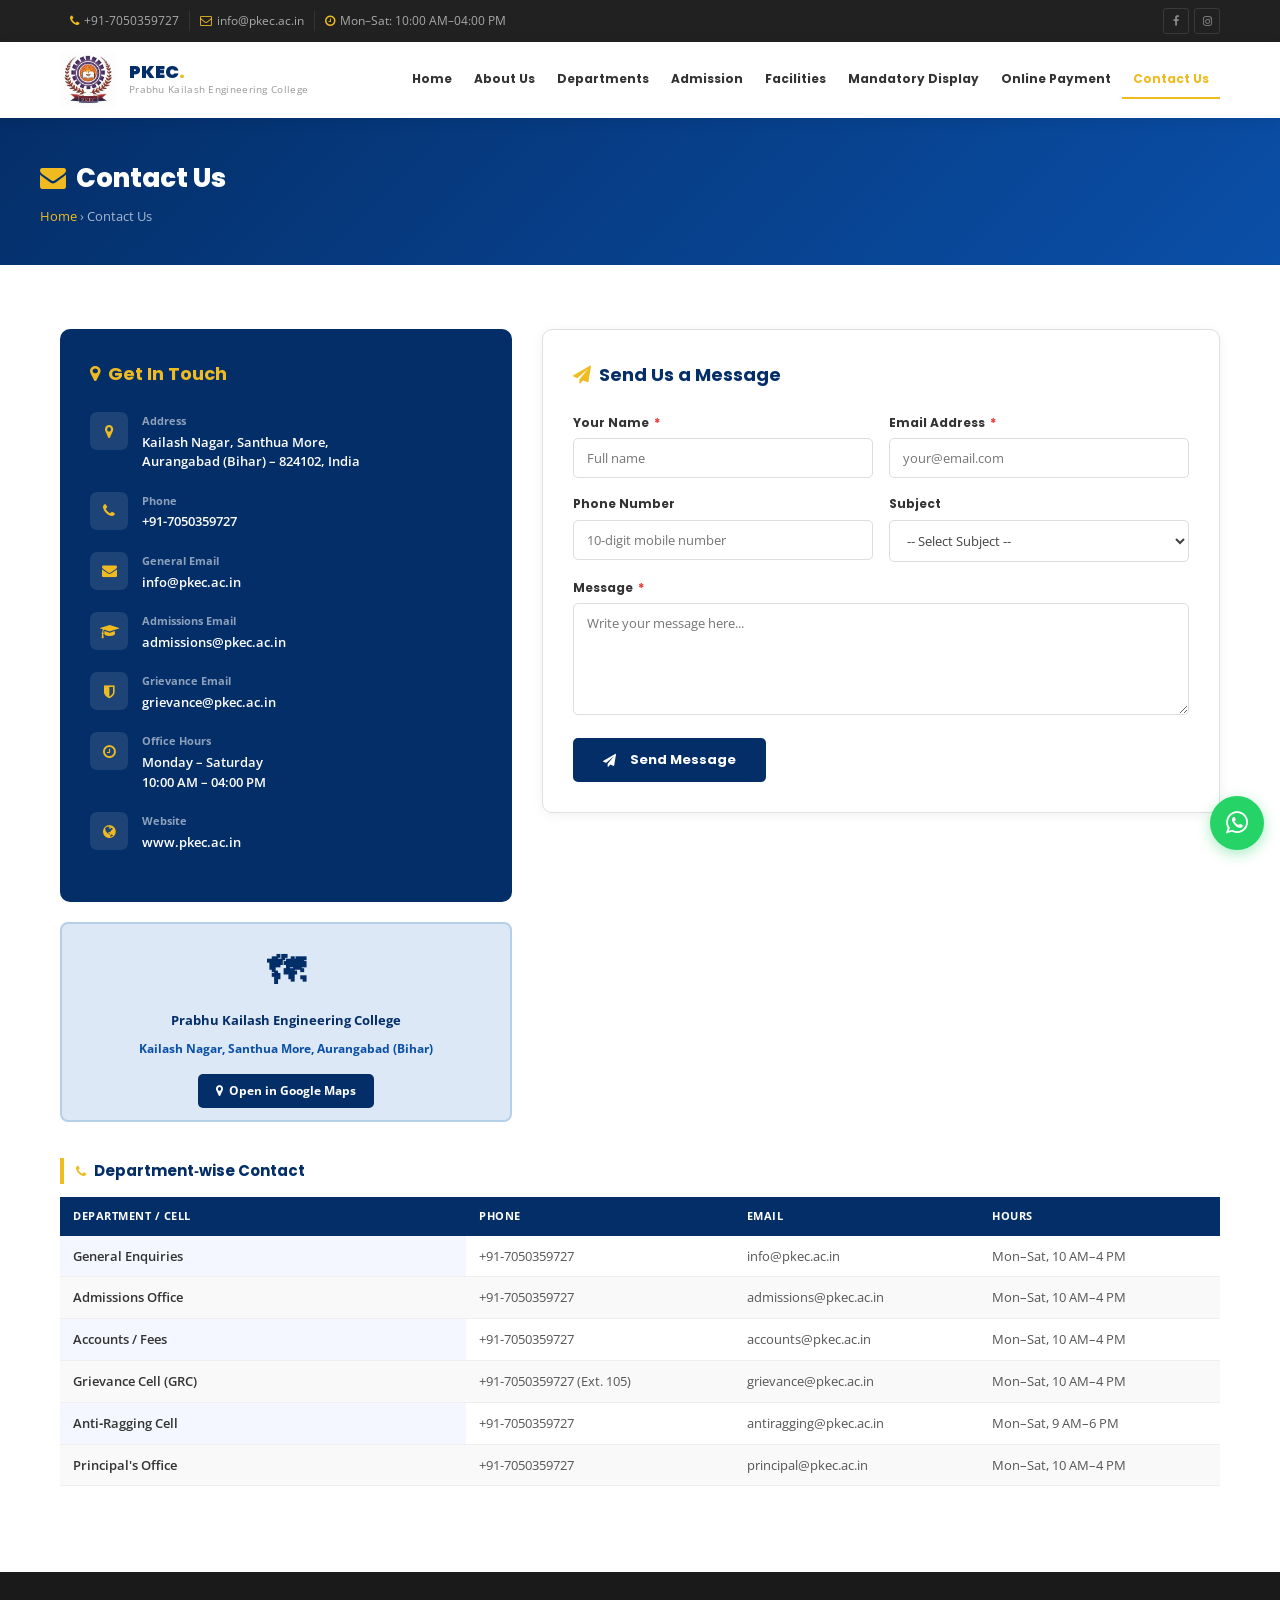
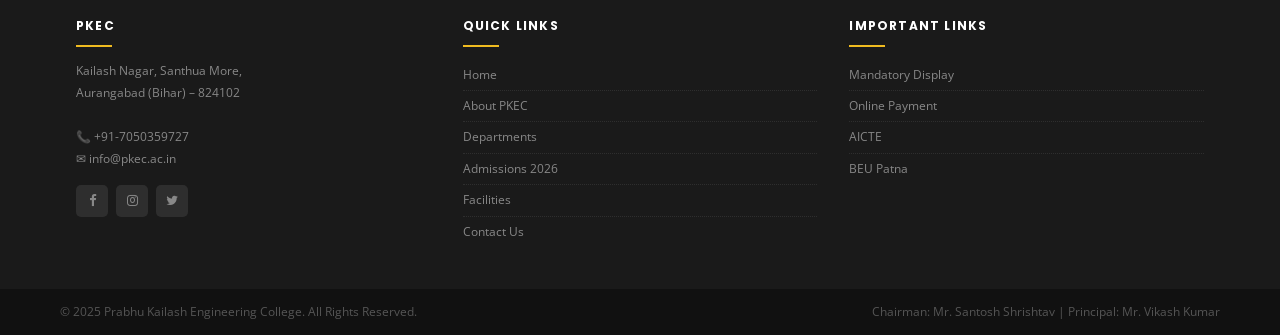
<file: contact.html>
<!DOCTYPE html>
<html lang="en">
<head>
<title>Contact Us – Prabhu Kailash Engineering College</title>
<meta charset="utf-8"><meta name="viewport" content="width=device-width,initial-scale=1">
<link href="https://fonts.googleapis.com/css2?family=Open+Sans:wght@400;600;700;800&family=Poppins:wght@400;500;600;700;800&display=swap" rel="stylesheet">
<link rel="stylesheet" href="https://cdnjs.cloudflare.com/ajax/libs/font-awesome/4.7.0/css/font-awesome.min.css">
<link rel="stylesheet" href="css/style.css">
</head>
<body>
<div class="top-bar"><div class="tb-inner"><ul class="tb-links"><li><a href="tel:+917050359727"><i class="fa fa-phone"></i>+91-7050359727</a></li><li><a href="mailto:info@pkec.ac.in"><i class="fa fa-envelope-o"></i>info@pkec.ac.in</a></li><li><a href="#"><i class="fa fa-clock-o"></i>Mon–Sat: 10:00 AM–04:00 PM</a></li></ul><div class="tb-soc"><a href="https://www.facebook.com/pkec.aurangabad" target="_blank"><i class="fa fa-facebook"></i></a><a href="https://www.instagram.com/pkec.aurangabad" target="_blank"><i class="fa fa-instagram"></i></a></div></div></div>
<header class="main-hdr"><div class="hdr-inner"><a href="index.html" class="logo-wrap"><img src="images/logo.png" alt="PKEC Logo" style="height:56px;width:auto;display:block;"><div class="logo-txt-wrap"><div class="logo-name">PKEC<span>.</span></div><div class="logo-sub">Prabhu Kailash Engineering College</div></div></a><nav class="main-nav"><ul><li><a href="index.html">Home</a></li><li><a href="about.html">About Us</a></li><li><a href="departments.html">Departments</a></li><li><a href="admission.html">Admission</a></li><li><a href="facilities.html">Facilities</a></li><li><a href="mandatory-display.html">Mandatory Display</a></li><li><a href="online-payment.html">Online Payment</a></li><li class="act"><a href="contact.html">Contact Us</a></li></ul></nav><button class="nav-toggle" onclick="toggleNav()"><i class="fa fa-bars"></i></button></div></header>

<div class="page-banner"><div class="pb-inner"><h1><i class="fa fa-envelope"></i>Contact Us</h1><div class="breadcrumb"><a href="index.html">Home</a> &rsaquo; Contact Us</div></div></div>

<section class="section">
  <div class="container">
    <div class="contact-grid">
      <div>
        <div class="cinfo-card">
          <h3><i class="fa fa-map-marker" style="margin-right:8px"></i>Get In Touch</h3>
          <div class="cinfo-item"><div class="cinfo-ico"><i class="fa fa-map-marker"></i></div><div><h5>Address</h5><p>Kailash Nagar, Santhua More,<br>Aurangabad (Bihar) – 824102, India</p></div></div>
          <div class="cinfo-item"><div class="cinfo-ico"><i class="fa fa-phone"></i></div><div><h5>Phone</h5><p>+91-7050359727</p></div></div>
          <div class="cinfo-item"><div class="cinfo-ico"><i class="fa fa-envelope"></i></div><div><h5>General Email</h5><p>info@pkec.ac.in</p></div></div>
          <div class="cinfo-item"><div class="cinfo-ico"><i class="fa fa-graduation-cap"></i></div><div><h5>Admissions Email</h5><p>admissions@pkec.ac.in</p></div></div>
          <div class="cinfo-item"><div class="cinfo-ico"><i class="fa fa-shield"></i></div><div><h5>Grievance Email</h5><p>grievance@pkec.ac.in</p></div></div>
          <div class="cinfo-item"><div class="cinfo-ico"><i class="fa fa-clock-o"></i></div><div><h5>Office Hours</h5><p>Monday – Saturday<br>10:00 AM – 04:00 PM</p></div></div>
          <div class="cinfo-item"><div class="cinfo-ico"><i class="fa fa-globe"></i></div><div><h5>Website</h5><p>www.pkec.ac.in</p></div></div>
        </div>
        <div class="map-placeholder">
          <span style="font-size:38px">🗺</span>
          <span style="font-weight:700;color:#042e68">Prabhu Kailash Engineering College</span>
          <span style="font-size:12px;color:#0a4fa8">Kailash Nagar, Santhua More, Aurangabad (Bihar)</span>
          <a href="https://www.google.com/maps/search/Prabhu+Kailash+Engineering+College+Aurangabad+Bihar" target="_blank" style="background:#042e68;color:#fff;padding:7px 18px;border-radius:5px;font-size:12px;font-weight:700;margin-top:6px;display:inline-flex;align-items:center;gap:6px"><i class="fa fa-map-marker"></i> Open in Google Maps</a>
        </div>
      </div>

      <div class="cform-card">
        <h3><i class="fa fa-paper-plane" style="color:#efbb20;margin-right:8px"></i>Send Us a Message</h3>
        <div class="form-row">
          <div class="form-group"><label>Your Name <span class="req">*</span></label><input type="text" id="c_name" placeholder="Full name"></div>
          <div class="form-group"><label>Email Address <span class="req">*</span></label><input type="email" id="c_email" placeholder="your@email.com"></div>
        </div>
        <div class="form-row">
          <div class="form-group"><label>Phone Number</label><input type="tel" placeholder="10-digit mobile number"></div>
          <div class="form-group"><label>Subject</label>
            <select>
              <option value="">-- Select Subject --</option>
              <option>Admission Enquiry 2026</option>
              <option>Fee Related Query</option>
              <option>Hostel Enquiry</option>
              <option>Transport Enquiry</option>
              <option>Scholarship Information</option>
              <option>General Query</option>
              <option>Other</option>
            </select>
          </div>
        </div>
        <div class="form-group"><label>Message <span class="req">*</span></label><textarea id="c_msg" placeholder="Write your message here..." rows="5"></textarea></div>
        <button class="btn-submit" onclick="submitContact()"><i class="fa fa-paper-plane"></i>&nbsp; Send Message</button>
        <div id="contact_success" class="form-success"><i class="fa fa-check-circle" style="margin-right:8px;color:#27ae60"></i><strong>Message sent successfully!</strong> We will get back to you within 24 hours.</div>
      </div>
    </div>

    <div style="margin-top:36px">
      <div class="stitle"><i class="fa fa-phone"></i>Department‑wise Contact</div>
      <table class="itbl">
        <thead><tr><th>Department / Cell</th><th>Phone</th><th>Email</th><th>Hours</th></tr></thead>
        <tbody>
          <tr><td class="lbl">General Enquiries</td><td>+91-7050359727</td><td>info@pkec.ac.in</td><td>Mon–Sat, 10 AM–4 PM</td></tr>
          <tr><td class="lbl">Admissions Office</td><td>+91-7050359727</td><td>admissions@pkec.ac.in</td><td>Mon–Sat, 10 AM–4 PM</td></tr>
          <tr><td class="lbl">Accounts / Fees</td><td>+91-7050359727</td><td>accounts@pkec.ac.in</td><td>Mon–Sat, 10 AM–4 PM</td></tr>
          <tr><td class="lbl">Grievance Cell (GRC)</td><td>+91-7050359727 (Ext. 105)</td><td>grievance@pkec.ac.in</td><td>Mon–Sat, 10 AM–4 PM</td></tr>
          <tr><td class="lbl">Anti‑Ragging Cell</td><td>+91-7050359727</td><td>antiragging@pkec.ac.in</td><td>Mon–Sat, 9 AM–6 PM</td></tr>
          <tr><td class="lbl">Principal's Office</td><td>+91-7050359727</td><td>principal@pkec.ac.in</td><td>Mon–Sat, 10 AM–4 PM</td></tr>
        </tbody>
      </table>
    </div>
  </div>
</section>

<footer><div class="ft-inner"><div class="ft-col"><h4>PKEC</h4><div class="ft-sep"></div><p>Kailash Nagar, Santhua More,<br>Aurangabad (Bihar) – 824102<br><br>📞 +91-7050359727<br>✉ info@pkec.ac.in</p><div class="soc-links"><a href="https://www.facebook.com/pkec.aurangabad" target="_blank"><i class="fa fa-facebook"></i></a><a href="https://www.instagram.com/pkec.aurangabad" target="_blank"><i class="fa fa-instagram"></i></a><a href="#"><i class="fa fa-twitter"></i></a></div></div><div class="ft-col"><h4>Quick Links</h4><div class="ft-sep"></div><ul><li><a href="index.html">Home</a></li><li><a href="about.html">About PKEC</a></li><li><a href="departments.html">Departments</a></li><li><a href="admission.html">Admissions 2026</a></li><li><a href="facilities.html">Facilities</a></li><li><a href="contact.html">Contact Us</a></li></ul></div><div class="ft-col"><h4>Important Links</h4><div class="ft-sep"></div><ul><li><a href="mandatory-display.html">Mandatory Display</a></li><li><a href="online-payment.html">Online Payment</a></li><li><a href="https://aicte-india.org" target="_blank">AICTE</a></li><li><a href="https://beu.ac.in" target="_blank">BEU Patna</a></li></ul></div></div><div class="ft-bot"><div class="ft-bot-in"><span>&copy; 2025 Prabhu Kailash Engineering College. All Rights Reserved.</span><span>Chairman: Mr. Santosh Shrishtav | Principal: Mr. Vikash Kumar</span></div></div></footer>
<a href="https://wa.me/917050359727" class="wa-float" target="_blank"><i class="fa fa-whatsapp"></i></a>
<button class="scroltop" onclick="scrollTop()"><i class="fa fa-arrow-up"></i></button>
<script src="js/main.js"></script>
</body>
</html>
</file>
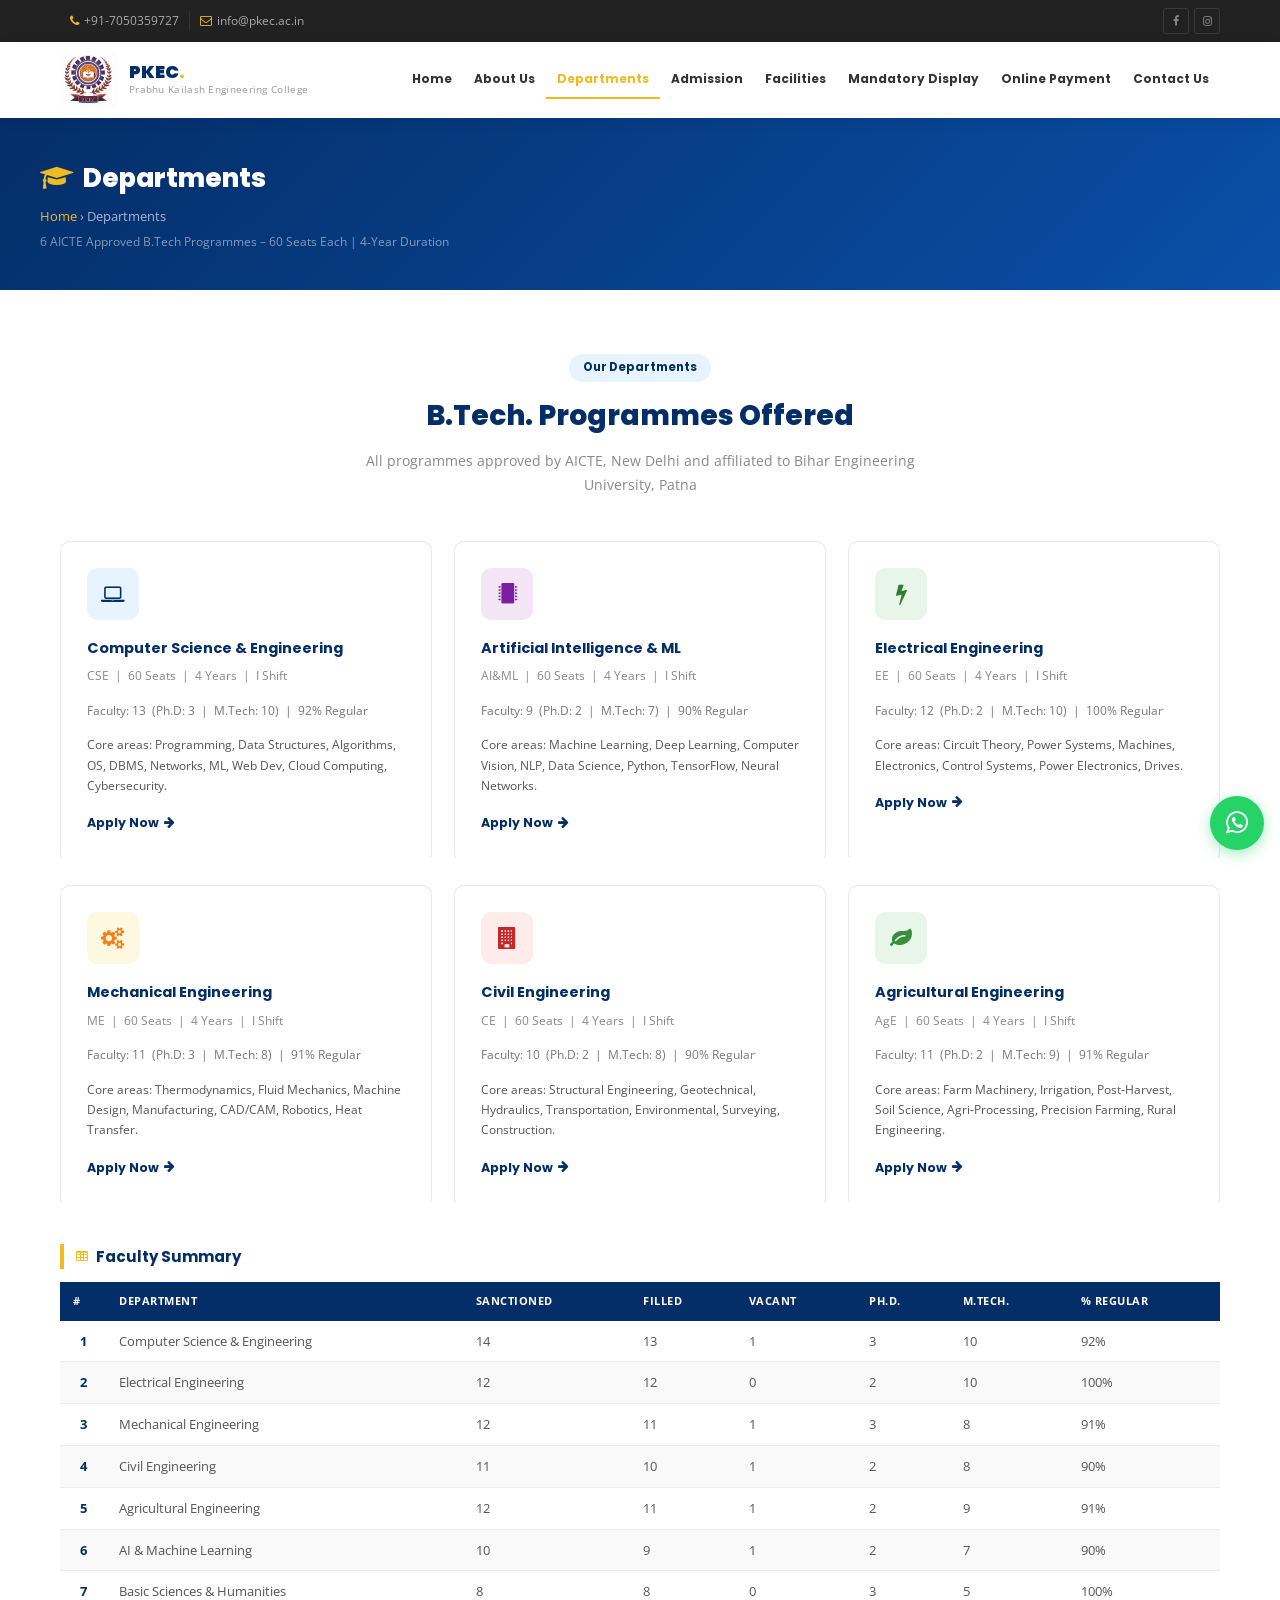
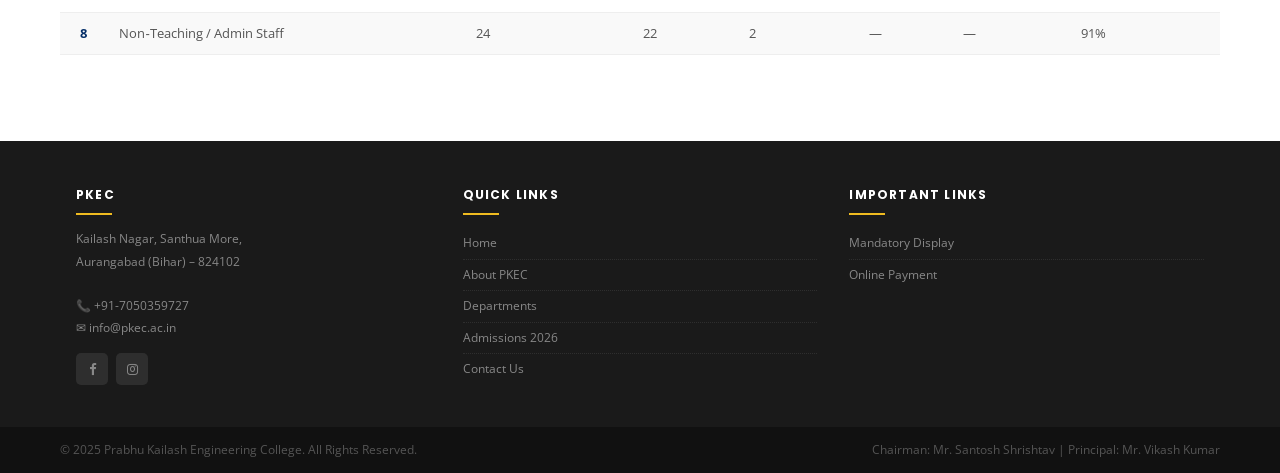
<file: departments.html>
<!DOCTYPE html>
<html lang="en">
<head>
<title>Departments – Prabhu Kailash Engineering College</title>
<meta charset="utf-8"><meta name="viewport" content="width=device-width,initial-scale=1">
<meta name="description" content="6 AICTE-approved B.Tech programmes at PKEC – CSE, AI&ML, EE, ME, CE, Agricultural Engineering.">
<link href="https://fonts.googleapis.com/css2?family=Open+Sans:wght@400;600;700;800&family=Poppins:wght@400;500;600;700;800&display=swap" rel="stylesheet">
<link rel="stylesheet" href="https://cdnjs.cloudflare.com/ajax/libs/font-awesome/4.7.0/css/font-awesome.min.css">
<link rel="stylesheet" href="css/style.css">
</head>
<body>
<div class="top-bar"><div class="tb-inner"><ul class="tb-links"><li><a href="tel:+917050359727"><i class="fa fa-phone"></i>+91-7050359727</a></li><li><a href="mailto:info@pkec.ac.in"><i class="fa fa-envelope-o"></i>info@pkec.ac.in</a></li></ul><div class="tb-soc"><a href="https://www.facebook.com/pkec.aurangabad" target="_blank"><i class="fa fa-facebook"></i></a><a href="https://www.instagram.com/pkec.aurangabad" target="_blank"><i class="fa fa-instagram"></i></a></div></div></div>
<header class="main-hdr"><div class="hdr-inner"><a href="index.html" class="logo-wrap"><img src="images/logo.png" alt="PKEC Logo" style="height:56px;width:auto;display:block;"><div class="logo-txt-wrap"><div class="logo-name">PKEC<span>.</span></div><div class="logo-sub">Prabhu Kailash Engineering College</div></div></a><nav class="main-nav"><ul><li><a href="index.html">Home</a></li><li><a href="about.html">About Us</a></li><li class="act"><a href="departments.html">Departments</a></li><li><a href="admission.html">Admission</a></li><li><a href="facilities.html">Facilities</a></li><li><a href="mandatory-display.html">Mandatory Display</a></li><li><a href="online-payment.html">Online Payment</a></li><li><a href="contact.html">Contact Us</a></li></ul></nav><button class="nav-toggle" onclick="toggleNav()"><i class="fa fa-bars"></i></button></div></header>

<div class="page-banner"><div class="pb-inner"><h1><i class="fa fa-graduation-cap"></i>Departments</h1><div class="breadcrumb"><a href="index.html">Home</a> &rsaquo; Departments</div><div class="sub-note">6 AICTE Approved B.Tech Programmes – 60 Seats Each | 4‑Year Duration</div></div></div>

<section class="section">
  <div class="container">
    <div class="sec-head">
      <span class="sec-label">Our Departments</span>
      <h2 class="sec-title">B.Tech. Programmes Offered</h2>
      <p class="sec-sub">All programmes approved by AICTE, New Delhi and affiliated to Bihar Engineering University, Patna</p>
    </div>
    <div class="prog-grid">
      <div class="prog-card">
        <div class="prog-icon" style="background:#e8f4fd"><i class="fa fa-laptop" style="color:#042e68;font-size:22px"></i></div>
        <h3>Computer Science &amp; Engineering</h3>
        <p>CSE &nbsp;|&nbsp; 60 Seats &nbsp;|&nbsp; 4 Years &nbsp;|&nbsp; I Shift</p>
        <p style="font-size:12px;color:#777;margin-bottom:14px">Faculty: 13 &nbsp;(Ph.D: 3 &nbsp;|&nbsp; M.Tech: 10) &nbsp;|&nbsp; 92% Regular</p>
        <p style="font-size:12px;color:#555;margin-bottom:14px">Core areas: Programming, Data Structures, Algorithms, OS, DBMS, Networks, ML, Web Dev, Cloud Computing, Cybersecurity.</p>
        <a href="admission.html" class="prog-link">Apply Now <i class="fa fa-arrow-right"></i></a>
      </div>
      <div class="prog-card">
        <div class="prog-icon" style="background:#f3e5f5"><i class="fa fa-microchip" style="color:#7b1fa2;font-size:22px"></i></div>
        <h3>Artificial Intelligence &amp; ML</h3>
        <p>AI&amp;ML &nbsp;|&nbsp; 60 Seats &nbsp;|&nbsp; 4 Years &nbsp;|&nbsp; I Shift</p>
        <p style="font-size:12px;color:#777;margin-bottom:14px">Faculty: 9 &nbsp;(Ph.D: 2 &nbsp;|&nbsp; M.Tech: 7) &nbsp;|&nbsp; 90% Regular</p>
        <p style="font-size:12px;color:#555;margin-bottom:14px">Core areas: Machine Learning, Deep Learning, Computer Vision, NLP, Data Science, Python, TensorFlow, Neural Networks.</p>
        <a href="admission.html" class="prog-link">Apply Now <i class="fa fa-arrow-right"></i></a>
      </div>
      <div class="prog-card">
        <div class="prog-icon" style="background:#e8f5e9"><i class="fa fa-bolt" style="color:#2e7d32;font-size:22px"></i></div>
        <h3>Electrical Engineering</h3>
        <p>EE &nbsp;|&nbsp; 60 Seats &nbsp;|&nbsp; 4 Years &nbsp;|&nbsp; I Shift</p>
        <p style="font-size:12px;color:#777;margin-bottom:14px">Faculty: 12 &nbsp;(Ph.D: 2 &nbsp;|&nbsp; M.Tech: 10) &nbsp;|&nbsp; 100% Regular</p>
        <p style="font-size:12px;color:#555;margin-bottom:14px">Core areas: Circuit Theory, Power Systems, Machines, Electronics, Control Systems, Power Electronics, Drives.</p>
        <a href="admission.html" class="prog-link">Apply Now <i class="fa fa-arrow-right"></i></a>
      </div>
      <div class="prog-card">
        <div class="prog-icon" style="background:#fff8e1"><i class="fa fa-cogs" style="color:#f57f17;font-size:22px"></i></div>
        <h3>Mechanical Engineering</h3>
        <p>ME &nbsp;|&nbsp; 60 Seats &nbsp;|&nbsp; 4 Years &nbsp;|&nbsp; I Shift</p>
        <p style="font-size:12px;color:#777;margin-bottom:14px">Faculty: 11 &nbsp;(Ph.D: 3 &nbsp;|&nbsp; M.Tech: 8) &nbsp;|&nbsp; 91% Regular</p>
        <p style="font-size:12px;color:#555;margin-bottom:14px">Core areas: Thermodynamics, Fluid Mechanics, Machine Design, Manufacturing, CAD/CAM, Robotics, Heat Transfer.</p>
        <a href="admission.html" class="prog-link">Apply Now <i class="fa fa-arrow-right"></i></a>
      </div>
      <div class="prog-card">
        <div class="prog-icon" style="background:#fdecea"><i class="fa fa-building" style="color:#c62828;font-size:22px"></i></div>
        <h3>Civil Engineering</h3>
        <p>CE &nbsp;|&nbsp; 60 Seats &nbsp;|&nbsp; 4 Years &nbsp;|&nbsp; I Shift</p>
        <p style="font-size:12px;color:#777;margin-bottom:14px">Faculty: 10 &nbsp;(Ph.D: 2 &nbsp;|&nbsp; M.Tech: 8) &nbsp;|&nbsp; 90% Regular</p>
        <p style="font-size:12px;color:#555;margin-bottom:14px">Core areas: Structural Engineering, Geotechnical, Hydraulics, Transportation, Environmental, Surveying, Construction.</p>
        <a href="admission.html" class="prog-link">Apply Now <i class="fa fa-arrow-right"></i></a>
      </div>
      <div class="prog-card">
        <div class="prog-icon" style="background:#e8f5e9"><i class="fa fa-leaf" style="color:#388e3c;font-size:22px"></i></div>
        <h3>Agricultural Engineering</h3>
        <p>AgE &nbsp;|&nbsp; 60 Seats &nbsp;|&nbsp; 4 Years &nbsp;|&nbsp; I Shift</p>
        <p style="font-size:12px;color:#777;margin-bottom:14px">Faculty: 11 &nbsp;(Ph.D: 2 &nbsp;|&nbsp; M.Tech: 9) &nbsp;|&nbsp; 91% Regular</p>
        <p style="font-size:12px;color:#555;margin-bottom:14px">Core areas: Farm Machinery, Irrigation, Post‑Harvest, Soil Science, Agri‑Processing, Precision Farming, Rural Engineering.</p>
        <a href="admission.html" class="prog-link">Apply Now <i class="fa fa-arrow-right"></i></a>
      </div>
    </div>
    <div style="margin-top:36px">
      <div class="stitle"><i class="fa fa-table"></i>Faculty Summary</div>
      <table class="itbl">
        <thead><tr><th>#</th><th>Department</th><th>Sanctioned</th><th>Filled</th><th>Vacant</th><th>Ph.D.</th><th>M.Tech.</th><th>% Regular</th></tr></thead>
        <tbody>
          <tr><td class="n">1</td><td>Computer Science &amp; Engineering</td><td>14</td><td>13</td><td>1</td><td>3</td><td>10</td><td>92%</td></tr>
          <tr><td class="n">2</td><td>Electrical Engineering</td><td>12</td><td>12</td><td>0</td><td>2</td><td>10</td><td>100%</td></tr>
          <tr><td class="n">3</td><td>Mechanical Engineering</td><td>12</td><td>11</td><td>1</td><td>3</td><td>8</td><td>91%</td></tr>
          <tr><td class="n">4</td><td>Civil Engineering</td><td>11</td><td>10</td><td>1</td><td>2</td><td>8</td><td>90%</td></tr>
          <tr><td class="n">5</td><td>Agricultural Engineering</td><td>12</td><td>11</td><td>1</td><td>2</td><td>9</td><td>91%</td></tr>
          <tr><td class="n">6</td><td>AI &amp; Machine Learning</td><td>10</td><td>9</td><td>1</td><td>2</td><td>7</td><td>90%</td></tr>
          <tr><td class="n">7</td><td>Basic Sciences &amp; Humanities</td><td>8</td><td>8</td><td>0</td><td>3</td><td>5</td><td>100%</td></tr>
          <tr><td class="n">8</td><td>Non‑Teaching / Admin Staff</td><td>24</td><td>22</td><td>2</td><td>—</td><td>—</td><td>91%</td></tr>
        </tbody>
      </table>
    </div>
  </div>
</section>

<footer><div class="ft-inner"><div class="ft-col"><h4>PKEC</h4><div class="ft-sep"></div><p>Kailash Nagar, Santhua More,<br>Aurangabad (Bihar) – 824102<br><br>📞 +91-7050359727<br>✉ info@pkec.ac.in</p><div class="soc-links"><a href="https://www.facebook.com/pkec.aurangabad" target="_blank"><i class="fa fa-facebook"></i></a><a href="https://www.instagram.com/pkec.aurangabad" target="_blank"><i class="fa fa-instagram"></i></a></div></div><div class="ft-col"><h4>Quick Links</h4><div class="ft-sep"></div><ul><li><a href="index.html">Home</a></li><li><a href="about.html">About PKEC</a></li><li><a href="departments.html">Departments</a></li><li><a href="admission.html">Admissions 2026</a></li><li><a href="contact.html">Contact Us</a></li></ul></div><div class="ft-col"><h4>Important Links</h4><div class="ft-sep"></div><ul><li><a href="mandatory-display.html">Mandatory Display</a></li><li><a href="online-payment.html">Online Payment</a></li></ul></div></div><div class="ft-bot"><div class="ft-bot-in"><span>&copy; 2025 Prabhu Kailash Engineering College. All Rights Reserved.</span><span>Chairman: Mr. Santosh Shrishtav | Principal: Mr. Vikash Kumar</span></div></div></footer>
<a href="https://wa.me/917050359727" class="wa-float" target="_blank"><i class="fa fa-whatsapp"></i></a>
<button class="scroltop" onclick="scrollTop()"><i class="fa fa-arrow-up"></i></button>
<script src="js/main.js"></script>
</body>
</html>
</file>
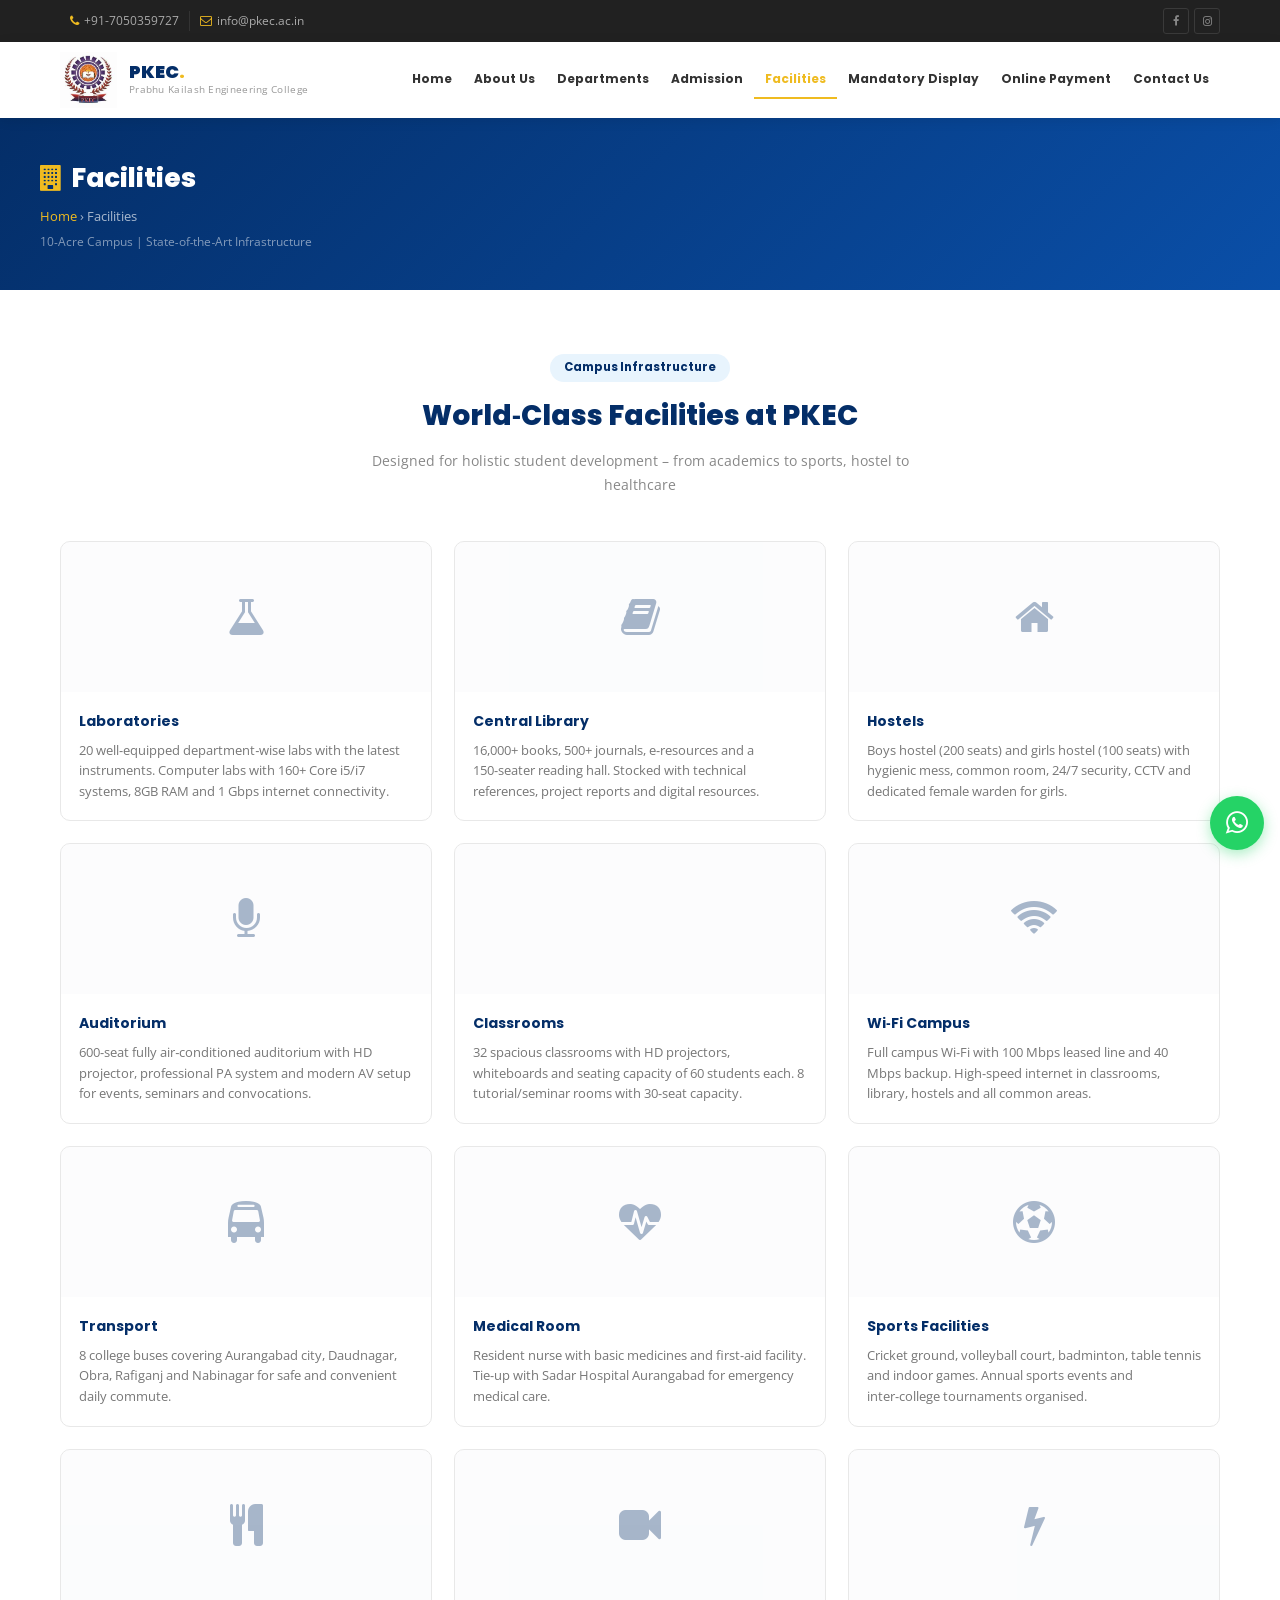
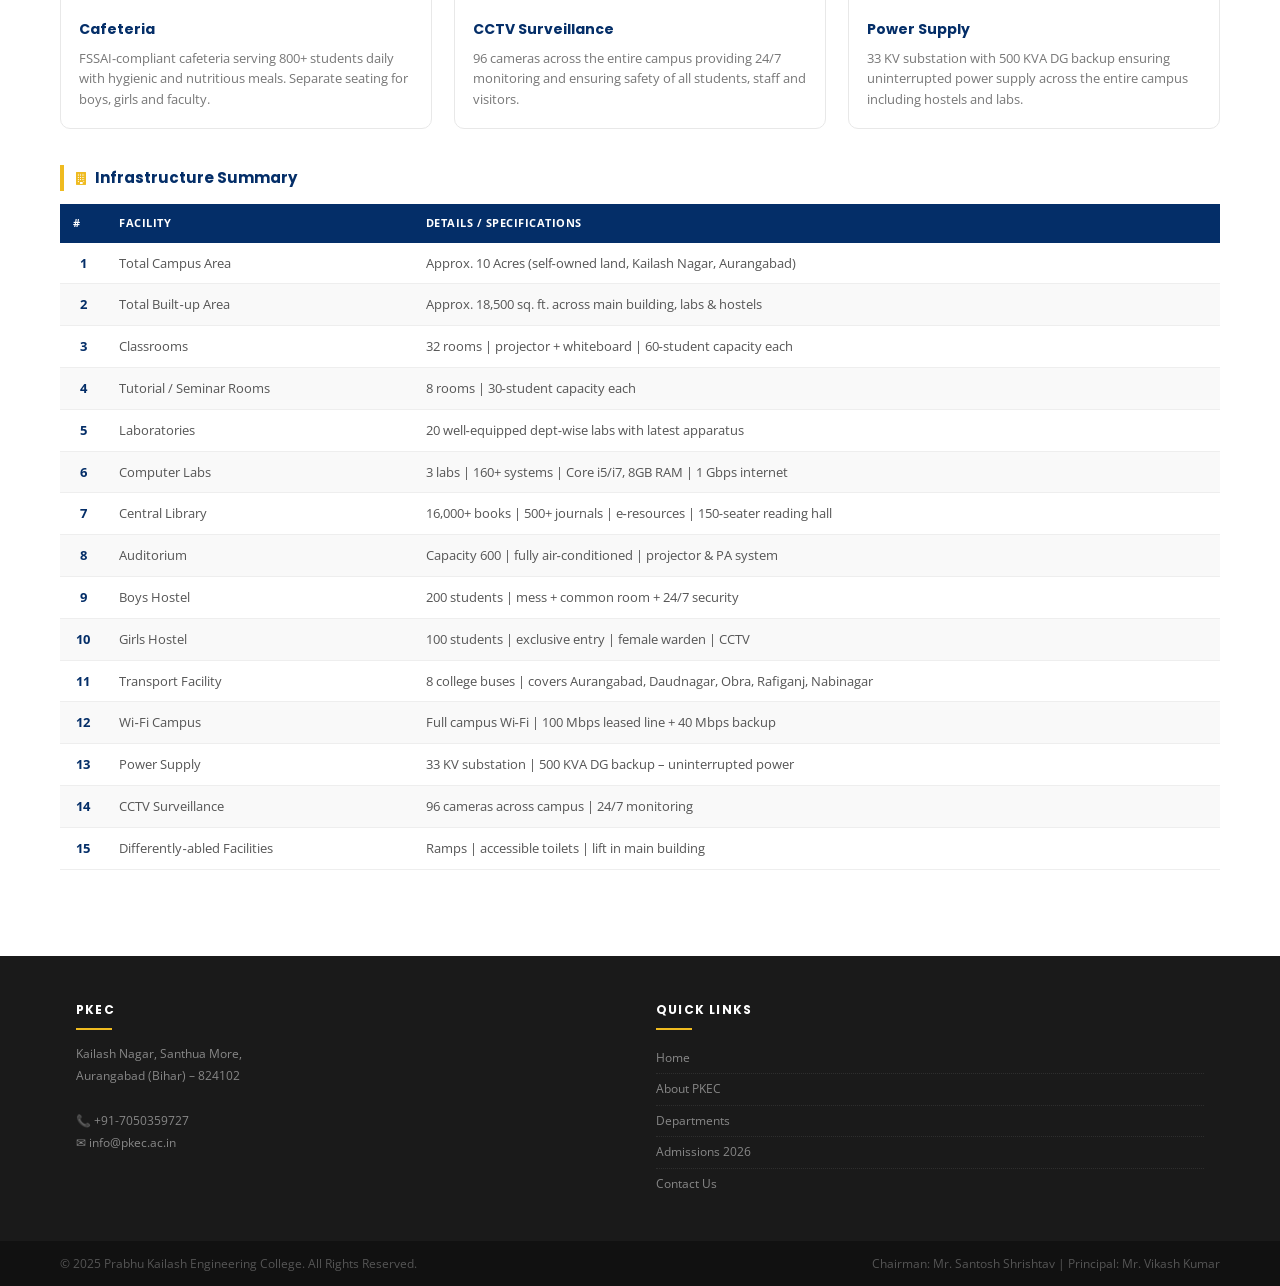
<file: facilities.html>
<!DOCTYPE html>
<html lang="en">
<head>
<title>Facilities – Prabhu Kailash Engineering College</title>
<meta charset="utf-8"><meta name="viewport" content="width=device-width,initial-scale=1">
<link href="https://fonts.googleapis.com/css2?family=Open+Sans:wght@400;600;700;800&family=Poppins:wght@400;500;600;700;800&display=swap" rel="stylesheet">
<link rel="stylesheet" href="https://cdnjs.cloudflare.com/ajax/libs/font-awesome/4.7.0/css/font-awesome.min.css">
<link rel="stylesheet" href="css/style.css">
</head>
<body>
<div class="top-bar"><div class="tb-inner"><ul class="tb-links"><li><a href="tel:+917050359727"><i class="fa fa-phone"></i>+91-7050359727</a></li><li><a href="mailto:info@pkec.ac.in"><i class="fa fa-envelope-o"></i>info@pkec.ac.in</a></li></ul><div class="tb-soc"><a href="https://www.facebook.com/pkec.aurangabad" target="_blank"><i class="fa fa-facebook"></i></a><a href="https://www.instagram.com/pkec.aurangabad" target="_blank"><i class="fa fa-instagram"></i></a></div></div></div>
<header class="main-hdr"><div class="hdr-inner"><a href="index.html" class="logo-wrap"><img src="images/logo.png" alt="PKEC Logo" style="height:56px;width:auto;display:block;"><div class="logo-txt-wrap"><div class="logo-name">PKEC<span>.</span></div><div class="logo-sub">Prabhu Kailash Engineering College</div></div></a><nav class="main-nav"><ul><li><a href="index.html">Home</a></li><li><a href="about.html">About Us</a></li><li><a href="departments.html">Departments</a></li><li><a href="admission.html">Admission</a></li><li class="act"><a href="facilities.html">Facilities</a></li><li><a href="mandatory-display.html">Mandatory Display</a></li><li><a href="online-payment.html">Online Payment</a></li><li><a href="contact.html">Contact Us</a></li></ul></nav><button class="nav-toggle" onclick="toggleNav()"><i class="fa fa-bars"></i></button></div></header>

<div class="page-banner"><div class="pb-inner"><h1><i class="fa fa-building"></i>Facilities</h1><div class="breadcrumb"><a href="index.html">Home</a> &rsaquo; Facilities</div><div class="sub-note">10‑Acre Campus | State‑of‑the‑Art Infrastructure</div></div></div>

<section class="section">
  <div class="container">
    <div class="sec-head">
      <span class="sec-label">Campus Infrastructure</span>
      <h2 class="sec-title">World‑Class Facilities at PKEC</h2>
      <p class="sec-sub">Designed for holistic student development – from academics to sports, hostel to healthcare</p>
    </div>
    <div class="fac-grid">
      <div class="fac-card"><div class="fac-img"><i class="fa fa-flask"></i></div><div class="fac-body"><h3>Laboratories</h3><p>20 well‑equipped department‑wise labs with the latest instruments. Computer labs with 160+ Core i5/i7 systems, 8GB RAM and 1 Gbps internet connectivity.</p></div></div>
      <div class="fac-card"><div class="fac-img"><i class="fa fa-book"></i></div><div class="fac-body"><h3>Central Library</h3><p>16,000+ books, 500+ journals, e‑resources and a 150‑seater reading hall. Stocked with technical references, project reports and digital resources.</p></div></div>
      <div class="fac-card"><div class="fac-img"><i class="fa fa-home"></i></div><div class="fac-body"><h3>Hostels</h3><p>Boys hostel (200 seats) and girls hostel (100 seats) with hygienic mess, common room, 24/7 security, CCTV and dedicated female warden for girls.</p></div></div>
      <div class="fac-card"><div class="fac-img"><i class="fa fa-microphone"></i></div><div class="fac-body"><h3>Auditorium</h3><p>600‑seat fully air‑conditioned auditorium with HD projector, professional PA system and modern AV setup for events, seminars and convocations.</p></div></div>
      <div class="fac-card"><div class="fac-img"><i class="fa fa-chalkboard"></i></div><div class="fac-body"><h3>Classrooms</h3><p>32 spacious classrooms with HD projectors, whiteboards and seating capacity of 60 students each. 8 tutorial/seminar rooms with 30‑seat capacity.</p></div></div>
      <div class="fac-card"><div class="fac-img"><i class="fa fa-wifi"></i></div><div class="fac-body"><h3>Wi‑Fi Campus</h3><p>Full campus Wi‑Fi with 100 Mbps leased line and 40 Mbps backup. High‑speed internet in classrooms, library, hostels and all common areas.</p></div></div>
      <div class="fac-card"><div class="fac-img"><i class="fa fa-bus"></i></div><div class="fac-body"><h3>Transport</h3><p>8 college buses covering Aurangabad city, Daudnagar, Obra, Rafiganj and Nabinagar for safe and convenient daily commute.</p></div></div>
      <div class="fac-card"><div class="fac-img"><i class="fa fa-heartbeat"></i></div><div class="fac-body"><h3>Medical Room</h3><p>Resident nurse with basic medicines and first‑aid facility. Tie‑up with Sadar Hospital Aurangabad for emergency medical care.</p></div></div>
      <div class="fac-card"><div class="fac-img"><i class="fa fa-futbol-o"></i></div><div class="fac-body"><h3>Sports Facilities</h3><p>Cricket ground, volleyball court, badminton, table tennis and indoor games. Annual sports events and inter‑college tournaments organised.</p></div></div>
      <div class="fac-card"><div class="fac-img"><i class="fa fa-cutlery"></i></div><div class="fac-body"><h3>Cafeteria</h3><p>FSSAI‑compliant cafeteria serving 800+ students daily with hygienic and nutritious meals. Separate seating for boys, girls and faculty.</p></div></div>
      <div class="fac-card"><div class="fac-img"><i class="fa fa-video-camera"></i></div><div class="fac-body"><h3>CCTV Surveillance</h3><p>96 cameras across the entire campus providing 24/7 monitoring and ensuring safety of all students, staff and visitors.</p></div></div>
      <div class="fac-card"><div class="fac-img"><i class="fa fa-bolt"></i></div><div class="fac-body"><h3>Power Supply</h3><p>33 KV substation with 500 KVA DG backup ensuring uninterrupted power supply across the entire campus including hostels and labs.</p></div></div>
    </div>

    <div style="margin-top:36px">
      <div class="stitle"><i class="fa fa-building"></i>Infrastructure Summary</div>
      <table class="itbl">
        <thead><tr><th>#</th><th>Facility</th><th>Details / Specifications</th></tr></thead>
        <tbody>
          <tr><td class="n">1</td><td>Total Campus Area</td><td>Approx. 10 Acres (self‑owned land, Kailash Nagar, Aurangabad)</td></tr>
          <tr><td class="n">2</td><td>Total Built‑up Area</td><td>Approx. 18,500 sq. ft. across main building, labs &amp; hostels</td></tr>
          <tr><td class="n">3</td><td>Classrooms</td><td>32 rooms | projector + whiteboard | 60‑student capacity each</td></tr>
          <tr><td class="n">4</td><td>Tutorial / Seminar Rooms</td><td>8 rooms | 30‑student capacity each</td></tr>
          <tr><td class="n">5</td><td>Laboratories</td><td>20 well‑equipped dept‑wise labs with latest apparatus</td></tr>
          <tr><td class="n">6</td><td>Computer Labs</td><td>3 labs | 160+ systems | Core i5/i7, 8GB RAM | 1 Gbps internet</td></tr>
          <tr><td class="n">7</td><td>Central Library</td><td>16,000+ books | 500+ journals | e‑resources | 150‑seater reading hall</td></tr>
          <tr><td class="n">8</td><td>Auditorium</td><td>Capacity 600 | fully air‑conditioned | projector &amp; PA system</td></tr>
          <tr><td class="n">9</td><td>Boys Hostel</td><td>200 students | mess + common room + 24/7 security</td></tr>
          <tr><td class="n">10</td><td>Girls Hostel</td><td>100 students | exclusive entry | female warden | CCTV</td></tr>
          <tr><td class="n">11</td><td>Transport Facility</td><td>8 college buses | covers Aurangabad, Daudnagar, Obra, Rafiganj, Nabinagar</td></tr>
          <tr><td class="n">12</td><td>Wi‑Fi Campus</td><td>Full campus Wi‑Fi | 100 Mbps leased line + 40 Mbps backup</td></tr>
          <tr><td class="n">13</td><td>Power Supply</td><td>33 KV substation | 500 KVA DG backup – uninterrupted power</td></tr>
          <tr><td class="n">14</td><td>CCTV Surveillance</td><td>96 cameras across campus | 24/7 monitoring</td></tr>
          <tr><td class="n">15</td><td>Differently‑abled Facilities</td><td>Ramps | accessible toilets | lift in main building</td></tr>
        </tbody>
      </table>
    </div>
  </div>
</section>

<footer><div class="ft-inner"><div class="ft-col"><h4>PKEC</h4><div class="ft-sep"></div><p>Kailash Nagar, Santhua More,<br>Aurangabad (Bihar) – 824102<br><br>📞 +91-7050359727<br>✉ info@pkec.ac.in</p></div><div class="ft-col"><h4>Quick Links</h4><div class="ft-sep"></div><ul><li><a href="index.html">Home</a></li><li><a href="about.html">About PKEC</a></li><li><a href="departments.html">Departments</a></li><li><a href="admission.html">Admissions 2026</a></li><li><a href="contact.html">Contact Us</a></li></ul></div></div><div class="ft-bot"><div class="ft-bot-in"><span>&copy; 2025 Prabhu Kailash Engineering College. All Rights Reserved.</span><span>Chairman: Mr. Santosh Shrishtav | Principal: Mr. Vikash Kumar</span></div></div></footer>
<a href="https://wa.me/917050359727" class="wa-float" target="_blank"><i class="fa fa-whatsapp"></i></a>
<button class="scroltop" onclick="scrollTop()"><i class="fa fa-arrow-up"></i></button>
<script src="js/main.js"></script>
</body>
</html>
</file>
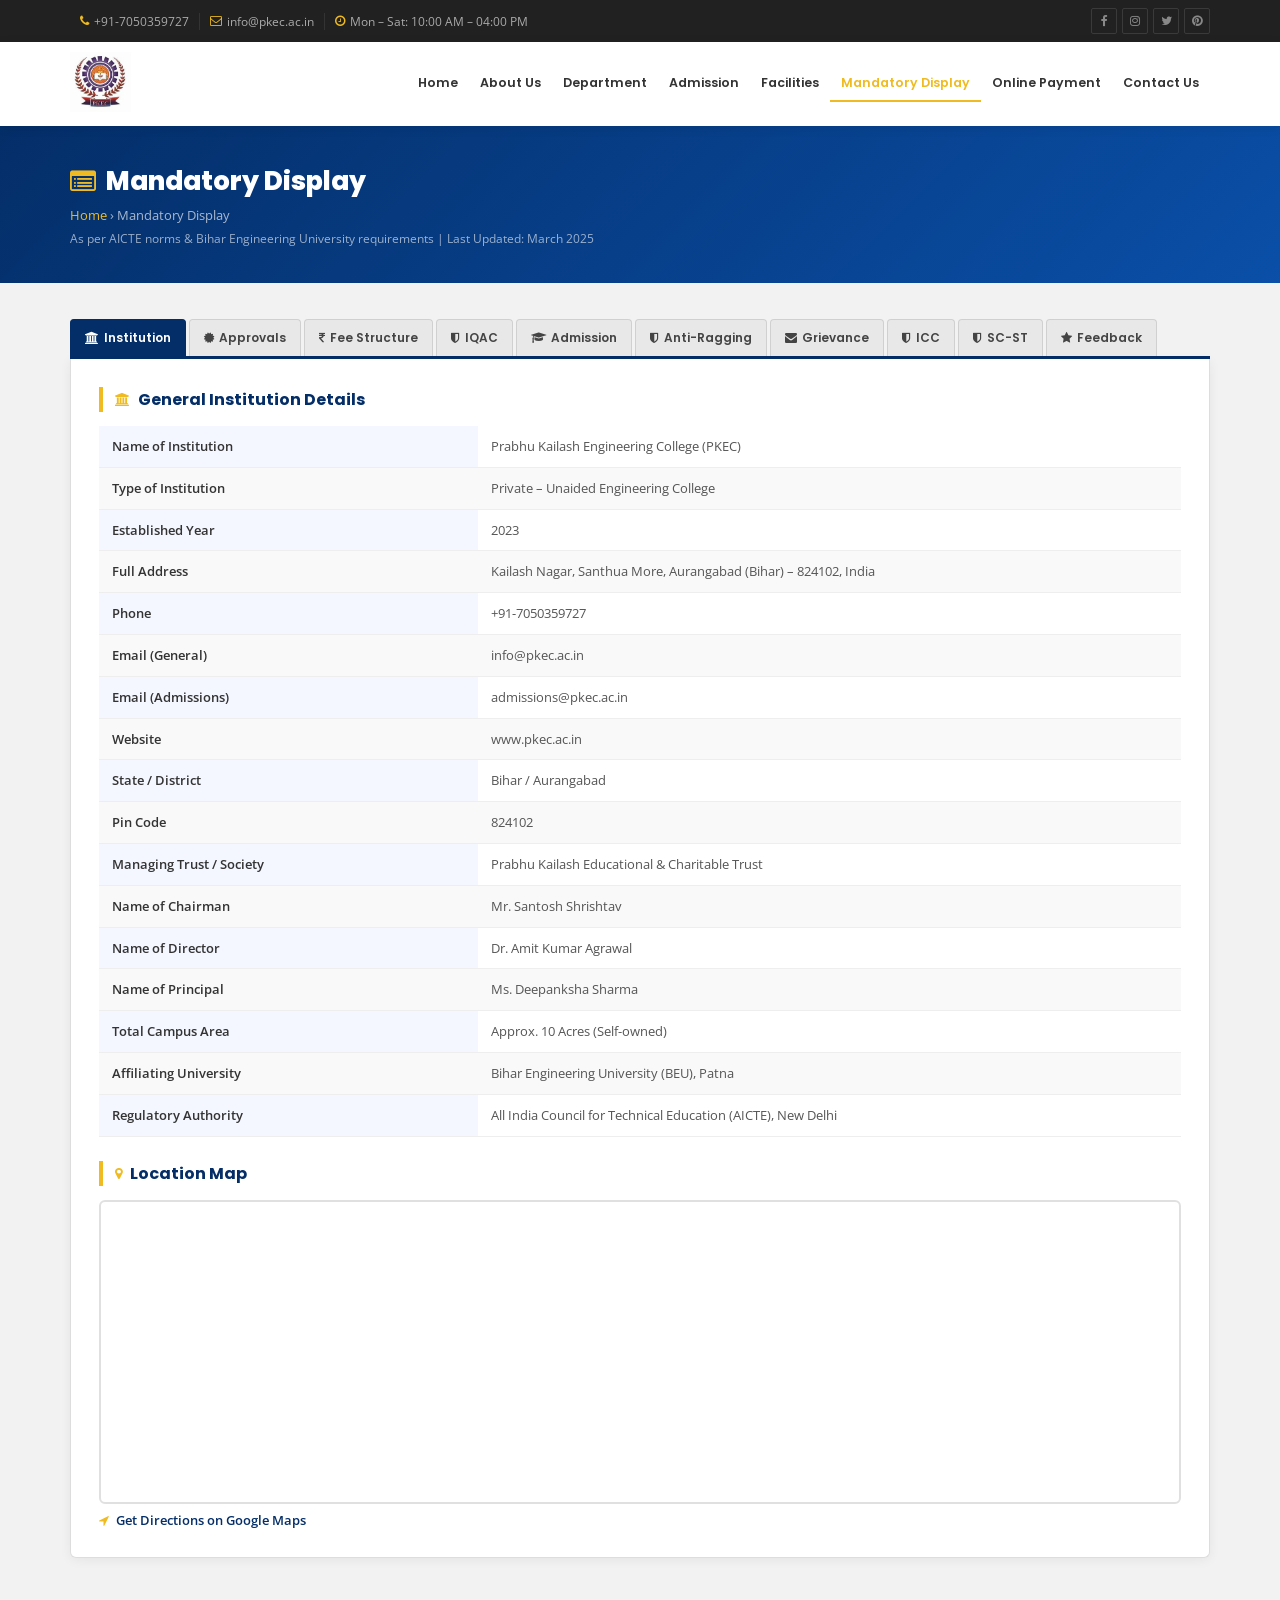
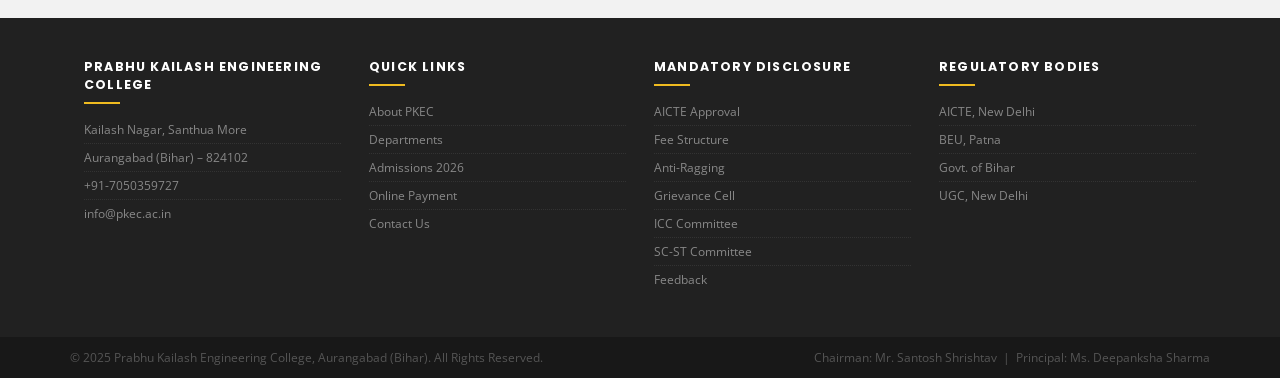
<file: mandatory-display.html>
<!DOCTYPE html>
<html lang="en">

<head>
  <title>Mandatory Display - Prabhu Kailash Engineering College, Aurangabad</title>
  <meta http-equiv="Content-Type" content="text/html; charset=utf-8" />
  <meta name="viewport" content="width=device-width, initial-scale=1">
  <meta name="keywords"
    content="Mandatory Display, AICTE, BEU, Prabhu Kailash Engineering College, PKEC, Aurangabad Bihar" />
  <meta name="description"
    content="Mandatory Disclosure as per AICTE norms - Prabhu Kailash Engineering College, Aurangabad Bihar" />
  <link rel="icon" href="images/favicon.ico" type="image/x-icon" />
  <link href="https://fonts.googleapis.com/css?family=Open+Sans:300,400,600,700,800|Poppins:300,400,500,600,700"
    rel="stylesheet">
  <link rel="stylesheet" href="https://cdnjs.cloudflare.com/ajax/libs/font-awesome/4.7.0/css/font-awesome.min.css">
  <style>
    * {
      margin: 0;
      padding: 0;
      box-sizing: border-box
    }

    body {
      font-family: 'Open Sans', sans-serif;
      font-size: 14px;
      color: #555;
      background: #f2f2f2
    }

    a {
      text-decoration: none;
      color: inherit
    }

    .top-bar {
      background: #212121;
      padding: 8px 0
    }

    .top-bar .inner {
      display: flex;
      justify-content: space-between;
      align-items: center;
      max-width: 1170px;
      margin: 0 auto;
      padding: 0 15px
    }

    .top-bar ul {
      list-style: none;
      display: flex
    }

    .top-bar ul li a {
      color: #aaa;
      padding: 0 10px;
      font-size: 12px;
      display: flex;
      align-items: center;
      gap: 5px;
      border-right: 1px solid #333
    }

    .top-bar ul li:last-child a {
      border-right: none
    }

    .top-bar ul li a i {
      color: #efbb20
    }

    .top-bar .soc {
      display: flex;
      gap: 5px
    }

    .top-bar .soc a {
      width: 26px;
      height: 26px;
      border: 1px solid #3a3a3a;
      border-radius: 2px;
      display: flex;
      align-items: center;
      justify-content: center;
      color: #888;
      font-size: 12px
    }

    .main-hdr {
      background: #fff;
      box-shadow: 0 2px 10px rgba(0, 0, 0, .08);
      position: sticky;
      top: 0;
      z-index: 200
    }

    .hdr-inner {
      display: flex;
      justify-content: space-between;
      align-items: center;
      max-width: 1170px;
      margin: 0 auto;
      padding: 0 15px
    }

    .logo-hdr {
      padding: 10px 0
    }

    .logo-hdr img {
      height: 60px;
      width: auto
    }

    nav ul {
      list-style: none;
      display: flex;
      height: 80px;
      align-items: center
    }

    nav ul li a {
      padding: 8px 11px;
      font-size: 12.5px;
      font-weight: 600;
      color: #333;
      font-family: 'Poppins', sans-serif;
      display: flex;
      align-items: center;
      gap: 3px;
      border-bottom: 2px solid transparent;
      transition: .15s
    }

    nav ul li a:hover,
    nav ul li.act a {
      color: #efbb20;
      border-bottom-color: #efbb20
    }

    .banner {
      background: linear-gradient(135deg, #042e68 0%, #0a4fa8 100%);
      padding: 36px 0;
      color: #fff
    }

    .banner-inner {
      max-width: 1170px;
      margin: 0 auto;
      padding: 0 15px
    }

    .banner h1 {
      font-family: 'Poppins', sans-serif;
      font-size: 26px;
      font-weight: 800;
      margin-bottom: 6px;
      display: flex;
      align-items: center;
      gap: 10px
    }

    .banner h1 i {
      color: #efbb20
    }

    .bc {
      font-size: 12.5px;
      color: rgba(255, 255, 255, .65)
    }

    .bc a {
      color: #efbb20
    }

    .content-wrap {
      max-width: 1170px;
      margin: 0 auto;
      padding: 36px 15px 60px
    }

    .md-tabs {
      display: flex;
      flex-wrap: wrap;
      gap: 3px;
      border-bottom: 3px solid #042e68;
      margin-bottom: 0
    }

    .md-tab {
      padding: 9px 14px;
      background: #e8e8e8;
      border: 1px solid #d0d0d0;
      border-bottom: none;
      font-size: 12px;
      font-weight: 600;
      font-family: 'Poppins', sans-serif;
      color: #444;
      cursor: pointer;
      border-radius: 4px 4px 0 0;
      transition: .15s;
      display: flex;
      align-items: center;
      gap: 5px
    }

    .md-tab:hover,
    .md-tab.active {
      background: #042e68;
      color: #fff;
      border-color: #042e68
    }

    .md-panel {
      display: none;
      background: #fff;
      border: 1px solid #ddd;
      border-top: none;
      border-radius: 0 0 6px 6px;
      padding: 28px;
      box-shadow: 0 2px 12px rgba(0, 0, 0, .06)
    }

    .md-panel.active {
      display: block
    }

    .itbl {
      width: 100%;
      border-collapse: collapse;
      margin-bottom: 22px;
      font-size: 13px
    }

    .itbl th {
      background: #042e68;
      color: #fff;
      padding: 10px 13px;
      text-align: left;
      font-weight: 700;
      font-size: 11.5px;
      text-transform: uppercase;
      letter-spacing: .5px
    }

    .itbl td {
      padding: 10px 13px;
      border-bottom: 1px solid #eee;
      vertical-align: top;
      line-height: 1.6
    }

    .itbl tr:nth-child(even) td {
      background: #f9f9f9
    }

    .itbl tr:hover td {
      background: #fffbf0
    }

    .itbl td.lbl {
      font-weight: 600;
      color: #333;
      width: 35%;
      background: #f4f7ff
    }

    .itbl td.n {
      font-weight: 600;
      color: #042e68;
      width: 5%;
      text-align: center
    }

    .b-ok {
      background: #e8f5e9;
      color: #1b5e20;
      border: 1px solid #a5d6a7;
      padding: 2px 9px;
      border-radius: 12px;
      font-size: 11px;
      font-weight: 700;
      white-space: nowrap
    }

    .b-pend {
      background: #fff8e1;
      color: #e65100;
      border: 1px solid #ffcc80;
      padding: 2px 9px;
      border-radius: 12px;
      font-size: 11px;
      font-weight: 700;
      white-space: nowrap
    }

    .stitle {
      font-family: 'Poppins', sans-serif;
      font-size: 16px;
      font-weight: 700;
      color: #042e68;
      border-left: 4px solid #efbb20;
      padding-left: 12px;
      margin: 24px 0 14px;
      display: flex;
      align-items: center;
      gap: 8px
    }

    .stitle:first-child {
      margin-top: 0
    }

    .stitle i {
      font-size: 13px;
      color: #efbb20
    }

    .ibox {
      background: #e8f4fd;
      border-left: 4px solid #042e68;
      padding: 12px 16px;
      border-radius: 0 4px 4px 0;
      margin-bottom: 18px;
      font-size: 13px;
      line-height: 1.7
    }

    .ibox strong {
      color: #042e68
    }

    .wbox {
      background: #fff8e6;
      border-left: 4px solid #efbb20;
      padding: 12px 16px;
      border-radius: 0 4px 4px 0;
      margin-bottom: 18px;
      font-size: 13px;
      line-height: 1.7
    }

    .sbox {
      background: #e8f5e9;
      border-left: 4px solid #27ae60;
      padding: 12px 16px;
      border-radius: 0 4px 4px 0;
      margin-bottom: 18px;
      font-size: 13px;
      line-height: 1.7
    }

    .rbox {
      background: #fdecea;
      border-left: 4px solid #e53935;
      padding: 12px 16px;
      border-radius: 0 4px 4px 0;
      margin-bottom: 18px;
      font-size: 13px;
      line-height: 1.7
    }

    .stat-row {
      display: grid;
      grid-template-columns: repeat(4, 1fr);
      gap: 14px;
      margin-bottom: 24px
    }

    .stat-box {
      background: #fff;
      border: 1px solid #e0e0e0;
      border-radius: 6px;
      padding: 18px;
      text-align: center;
      box-shadow: 0 1px 4px rgba(0, 0, 0, .05)
    }

    .stat-box .num {
      font-size: 28px;
      font-weight: 900;
      font-family: 'Poppins', sans-serif;
      color: #042e68;
      line-height: 1
    }

    .stat-box .lbl {
      font-size: 11px;
      color: #888;
      margin-top: 4px
    }

    .comm-grid {
      display: grid;
      grid-template-columns: repeat(3, 1fr);
      gap: 14px;
      margin-bottom: 20px
    }

    .comm-card {
      background: #fff;
      border: 1px solid #e0e0e0;
      border-radius: 6px;
      padding: 18px;
      text-align: center;
      box-shadow: 0 1px 4px rgba(0, 0, 0, .05)
    }

    .comm-card .avatar {
      width: 52px;
      height: 52px;
      border-radius: 50%;
      background: #042e68;
      color: #fff;
      display: flex;
      align-items: center;
      justify-content: center;
      font-size: 16px;
      font-weight: 700;
      font-family: 'Poppins', sans-serif;
      margin: 0 auto 10px
    }

    .comm-card h5 {
      font-size: 13px;
      font-weight: 700;
      color: #222;
      font-family: 'Poppins', sans-serif;
      margin-bottom: 3px
    }

    .comm-card .role {
      font-size: 11px;
      color: #efbb20;
      font-weight: 700;
      margin-bottom: 3px
    }

    .comm-card .dept {
      font-size: 11px;
      color: #888
    }

    .gform {
      background: #f9f9f9;
      border: 1px solid #e0e0e0;
      border-radius: 6px;
      padding: 26px
    }

    .frow {
      display: flex;
      gap: 16px;
      margin-bottom: 15px;
      flex-wrap: wrap
    }

    .fgrp {
      flex: 1;
      min-width: 220px
    }

    .fgrp label {
      display: block;
      font-size: 12.5px;
      font-weight: 700;
      color: #333;
      margin-bottom: 5px;
      font-family: 'Poppins', sans-serif
    }

    .fgrp label .req {
      color: #e53935
    }

    .fgrp input,
    .fgrp select,
    .fgrp textarea {
      width: 100%;
      padding: 9px 12px;
      border: 1px solid #ccc;
      border-radius: 4px;
      font-size: 13px;
      color: #444;
      outline: none;
      transition: .2s;
      background: #fff;
      font-family: 'Open Sans', sans-serif
    }

    .fgrp input:focus,
    .fgrp select:focus,
    .fgrp textarea:focus {
      border-color: #042e68;
      box-shadow: 0 0 0 3px rgba(4, 46, 104, .08)
    }

    .fgrp textarea {
      resize: vertical;
      min-height: 90px
    }

    .fgrp.full {
      flex: 0 0 100%;
      min-width: 0
    }

    .btn-sub {
      background: #042e68;
      color: #fff;
      padding: 12px 30px;
      border: none;
      border-radius: 4px;
      font-size: 13.5px;
      font-weight: 700;
      font-family: 'Poppins', sans-serif;
      cursor: pointer;
      display: inline-flex;
      align-items: center;
      gap: 8px;
      transition: .2s
    }

    .btn-sub:hover {
      background: #efbb20
    }

    .btn-rst {
      background: #fff;
      color: #666;
      padding: 12px 22px;
      border: 1px solid #ccc;
      border-radius: 4px;
      font-size: 13px;
      font-weight: 600;
      cursor: pointer;
      margin-left: 8px;
      font-family: 'Poppins', sans-serif
    }

    .btn-rst:hover {
      background: #f0f0f0
    }

    .succ {
      display: none;
      background: #e8f5e9;
      border: 1px solid #a5d6a7;
      border-radius: 5px;
      padding: 16px 20px;
      margin-top: 16px;
      font-size: 13px;
      color: #1b5e20;
      align-items: center;
      gap: 10px
    }

    .succ i {
      font-size: 20px;
      flex-shrink: 0
    }

    footer {
      background: #212121;
      color: #888
    }

    .ft-inner {
      max-width: 1170px;
      margin: 0 auto;
      padding: 40px 15px 24px;
      display: flex;
      gap: 0;
      flex-wrap: wrap
    }

    .ft-col {
      flex: 1;
      min-width: 190px;
      padding: 0 14px 20px
    }

    .ft-col h4 {
      font-size: 12.5px;
      font-weight: 700;
      color: #fff;
      text-transform: uppercase;
      letter-spacing: 1.2px;
      margin-bottom: 8px;
      font-family: 'Poppins', sans-serif
    }

    .ft-sep {
      width: 36px;
      height: 2px;
      background: #efbb20;
      margin-bottom: 12px
    }

    .ft-col ul {
      list-style: none
    }

    .ft-col ul li {
      padding: 5px 0;
      border-bottom: 1px dotted #333;
      font-size: 12px
    }

    .ft-col ul li:last-child {
      border: none
    }

    .ft-col ul li a {
      color: #888
    }

    .ft-col ul li a:hover {
      color: #efbb20
    }

    .ft-bot {
      background: #181818;
      padding: 12px 0;
      font-size: 12px;
      color: #555
    }

    .ft-bot-in {
      max-width: 1170px;
      margin: 0 auto;
      padding: 0 15px;
      display: flex;
      justify-content: space-between
    }

    .wa-float {
      position: fixed;
      width: 58px;
      height: 58px;
      bottom: 50px;
      right: 10px;
      background: #25d366;
      border-radius: 50%;
      display: flex;
      align-items: center;
      justify-content: center;
      color: #fff;
      font-size: 28px;
      z-index: 999;
      box-shadow: 0 4px 14px rgba(37, 211, 102, .4)
    }

    .scroltop {
      position: fixed;
      bottom: 118px;
      right: 13px;
      width: 38px;
      height: 38px;
      background: #efbb20;
      color: #fff;
      border: none;
      border-radius: 3px;
      font-size: 14px;
      cursor: pointer;
      z-index: 999
    }

    @media(max-width:768px) {
      .md-tabs {
        flex-direction: column
      }

      .comm-grid {
        grid-template-columns: 1fr 1fr
      }

      .stat-row {
        grid-template-columns: 1fr 1fr
      }

      .frow {
        flex-direction: column
      }

      nav ul {
        display: none
      }
    }
  </style>
</head>

<body id="bg">
  <div class="page-wraper">

    <div class="top-bar">
      <div class="inner">
        <ul>
          <li><a href="tel:+917050359727"><i class="fa fa-phone"></i>+91-7050359727</a></li>
          <li><a href="mailto:info@pkec.ac.in"><i class="fa fa-envelope-o"></i>info@pkec.ac.in</a></li>
          <li><a href="#"><i class="fa fa-clock-o"></i>Mon – Sat: 10:00 AM – 04:00 PM</a></li>
        </ul>
        <div class="soc">
          <a href="javascript:;" class="fa fa-facebook"></a>
          <a href="javascript:;" class="fa fa-instagram"></a>
          <a href="javascript:;" class="fa fa-twitter"></a>
          <a href="javascript:;" class="fa fa-pinterest"></a>
        </div>
      </div>
    </div>

    <div class="main-hdr">
      <div class="hdr-inner">
        <div class="logo-hdr">
          <a href="index.html">
            <img src="images/logo.png" height="60" alt="PKEC Logo"
              onerror="this.style.display='none';this.nextElementSibling.style.display='block'">
            <span
              style="display:none;font-size:18px;font-weight:900;color:#042e68;font-family:'Poppins',sans-serif">PKEC</span>
          </a>
        </div>
        <nav>
          <ul>
            <li><a href="index.html">Home</a></li>
            <li><a href="about-college.html">About Us</a></li>
            <li><a href="departments.html">Department</a></li>
            <li><a href="admission.html">Admission</a></li>
            <li><a href="facilities.html">Facilities</a></li>
            <li class="act"><a href="mandatory-display.html">Mandatory Display</a></li>
            <li><a href="online-payment.html">Online Payment</a></li>
            <li><a href="contact-us.html">Contact Us</a></li>
          </ul>
        </nav>
      </div>
    </div>

    <div class="banner">
      <div class="banner-inner">
        <h1><i class="fa fa-list-alt"></i>Mandatory Display</h1>
        <div class="bc"><a href="index.html">Home</a> &rsaquo; Mandatory Display</div>
        <p style="font-size:12px;color:rgba(255,255,255,.6);margin-top:6px">As per AICTE norms &amp; Bihar Engineering
          University requirements | Last Updated: March 2025</p>
      </div>
    </div>

    <div class="content-wrap">

      <div class="md-tabs">
        <div class="md-tab active" onclick="showTab('inst',this)"><i class="fa fa-university"></i>Institution</div>
        <div class="md-tab" onclick="showTab('approval',this)"><i class="fa fa-certificate"></i>Approvals</div>
        <div class="md-tab" onclick="showTab('fee',this)"><i class="fa fa-rupee"></i>Fee Structure</div>
        <div class="md-tab" onclick="showTab('iqac',this)"><i class="fa fa-shield"></i>IQAC</div>
        <div class="md-tab" onclick="showTab('admission',this)"><i class="fa fa-graduation-cap"></i>Admission</div>
        <div class="md-tab" onclick="showTab('antiragging',this)"><i class="fa fa-shield"></i>Anti-Ragging</div>
        <div class="md-tab" onclick="showTab('grievance',this)"><i class="fa fa-envelope"></i>Grievance</div>
        <div class="md-tab" onclick="showTab('ICC',this)"><i class="fa fa-shield"></i>ICC</div>
        <div class="md-tab" onclick="showTab('SC-ST',this)"><i class="fa fa-shield"></i>SC-ST</div>
        <div class="md-tab" onclick="showTab('feedback',this)"><i class="fa fa-star"></i>Feedback</div>
      </div>

      <!-- TAB 1: INSTITUTION -->
      <div class="md-panel active" id="tab-inst">
        <div class="stitle"><i class="fa fa-university"></i>General Institution Details</div>
        <table class="itbl">
          <tr><td class="lbl">Name of Institution</td><td>Prabhu Kailash Engineering College (PKEC)</td></tr>
          <tr><td class="lbl">Type of Institution</td><td>Private – Unaided Engineering College</td></tr>
          <tr><td class="lbl">Established Year</td><td>2023</td></tr>
          <tr><td class="lbl">Full Address</td><td>Kailash Nagar, Santhua More, Aurangabad (Bihar) – 824102, India</td></tr>
          <tr><td class="lbl">Phone</td><td>+91-7050359727</td></tr>
          <tr><td class="lbl">Email (General)</td><td><a href="mailto:info@pkec.ac.in">info@pkec.ac.in</a></td></tr>
          <tr><td class="lbl">Email (Admissions)</td><td><a href="mailto:admissions@pkec.ac.in">admissions@pkec.ac.in</a></td></tr>
          <tr><td class="lbl">Website</td><td>www.pkec.ac.in</td></tr>
          <tr><td class="lbl">State / District</td><td>Bihar / Aurangabad</td></tr>
          <tr><td class="lbl">Pin Code</td><td>824102</td></tr>
          <tr><td class="lbl">Managing Trust / Society</td><td>Prabhu Kailash Educational &amp; Charitable Trust</td></tr>
          <tr><td class="lbl">Name of Chairman</td><td>Mr. Santosh Shrishtav</td></tr>
          <tr><td class="lbl">Name of Director</td><td>Dr. Amit Kumar Agrawal</td></tr>
          <tr><td class="lbl">Name of Principal</td><td>Ms. Deepanksha Sharma</td></tr>
          <tr><td class="lbl">Total Campus Area</td><td>Approx. 10 Acres (Self-owned)</td></tr>
          <tr><td class="lbl">Affiliating University</td><td>Bihar Engineering University (BEU), Patna</td></tr>
          <tr><td class="lbl">Regulatory Authority</td><td>All India Council for Technical Education (AICTE), New Delhi</td></tr>
        </table>
        <div class="stitle"><i class="fa fa-map-marker"></i>Location Map</div>
        <div style="border-radius:6px;overflow:hidden;border:2px solid #e0e0e0">
          <iframe
            src="https://www.google.com/maps?q=Prabhu+Kailash+Engineering+College,+Kailash+Nagar,+Santhua+More,+Aurangabad,+Bihar+824102,+India&output=embed"
            width="100%" height="300" style="border:0;display:block" allowfullscreen loading="lazy"
            referrerpolicy="no-referrer-when-downgrade" title="PKEC Location"></iframe>
        </div>
        <div style="margin-top:8px;font-size:12.5px"><i class="fa fa-location-arrow" style="color:#efbb20;margin-right:4px"></i>
          <a href="https://www.google.com/maps/dir/?api=1&destination=Prabhu+Kailash+Engineering+College,+Kailash+Nagar,+Santhua+More,+Aurangabad,+Bihar+824102"
            target="_blank" style="color:#042e68;font-weight:600">Get Directions on Google Maps</a>
        </div>
      </div>

      <!-- TAB 2: APPROVALS -->
      <div class="md-panel" id="tab-approval">
        <div class="stitle"><i class="fa fa-certificate"></i>Approvals &amp; Affiliations</div>
        <h3>AICTE Approvals</h3>
        <iframe src="EOA.pdf" width="100%" height="600" style="border:1px solid #ddd;border-radius:4px;display:block" title="AICTE Documents"></iframe>
        <div style="margin-top:10px;font-size:12.5px">
          <i class="fa fa-download" style="color:#efbb20;margin-right:5px"></i>
          <a href="EOA.Pdf" download style="color:#042e68;font-weight:700">Download EOA Pdf</a>
        </div>
        <br><br>
        <h3>IQAC Document</h3>
        <iframe src="IQAC.pdf" width="100%" height="600" style="border:1px solid #ddd;border-radius:4px;display:block" title="IQAC Document"></iframe>
        <div style="margin-top:10px;font-size:12.5px">
          <i class="fa fa-download" style="color:#efbb20;margin-right:5px"></i>
          <a href="IQAC.pdf" download style="color:#042e68;font-weight:700">Download IQAC PDF</a>
        </div>
      </div>

      <!-- TAB 3: FEE -->
      <div class="md-panel" id="tab-fee">
        <div class="stitle"><i class="fa fa-rupee"></i>Approved Courses &amp; Their Intake</div>
        <table class="itbl">
          <thead>
            <tr><th>Program</th><th>Duration in Years</th><th>Intake</th></tr>
          </thead>
          <tbody>
            <tr><td class="lbl">AE (Agricultural Engineering)</td><td>4</td><td>60</td></tr>
            <tr><td class="lbl">AI (Artificial Intelligence)</td><td>4</td><td>60</td></tr>
            <tr><td class="lbl">CSE (Computer Science &amp; Engineering)</td><td>4</td><td>60</td></tr>
            <tr><td class="lbl">CE (Civil Engineering)</td><td>4</td><td>60</td></tr>
            <tr><td class="lbl">EE (Electrical Engineering)</td><td>4</td><td>60</td></tr>
            <tr><td class="lbl">ME (Mechanical Engineering)</td><td>4</td><td>60</td></tr>
          </tbody>
        </table>
        <div class="stitle"><i class="fa fa-rupee"></i>Fee Structure – Year-wise Breakup (&#8377;)</div>
        <div class="wbox"><strong>Important:</strong> Fees are as per Bihar Fee Fixation Committee order. SC/ST/OBC (Non-Creamy Layer) and EWS students are eligible for Bihar Government Scholarship / fee reimbursement.</div>
        <table class="itbl">
          <thead>
            <tr><th>Fee Structure</th><th>I Year (&#8377;)</th><th>II Year (&#8377;)</th><th>III Year (&#8377;)</th><th>IV Year (&#8377;)</th></tr>
          </thead>
          <tbody>
            <tr><td class="lbl">Admission Fees</td><td>10,000</td><td>—</td><td>—</td><td>—</td></tr>
            <tr><td class="lbl">Tuition Fees</td><td>80,000</td><td>80,000</td><td>80,000</td><td>80,000</td></tr>
            <tr><td class="lbl">Hostel (Mess living)</td><td>36,000</td><td>36,000</td><td>36,000</td><td>36,000</td></tr>
          </tbody>
        </table>
        <div class="sbox"><i class="fa fa-info-circle" style="margin-right:6px"></i><strong>Payment modes:</strong>
          Online via college portal, Demand Draft in favour of "Prabhu Kailash Engineering College", or cash at accounts office.
          <a href="online-payment.html" style="color:#1b5e20;font-weight:700">Online Payment &rarr;</a>
        </div>
      </div>

      <!-- TAB 4: IQAC -->
      <div class="md-panel" id="tab-iqac">
        <div class="stitle"><i class="fa fa-shield"></i>Internal Quality Assurance Cell (IQAC)</div>
        <iframe src="IQAC.pdf" width="100%" height="700" style="border:1px solid #ddd;border-radius:4px;display:block" title="IQAC Document"></iframe>
        <div style="margin-top:10px;font-size:12.5px">
          <i class="fa fa-download" style="color:#efbb20;margin-right:5px"></i>
          <a href="IQAC.pdf" download style="color:#042e68;font-weight:700">Download PDF</a>
        </div>
      </div>

      <!-- TAB 5: ADMISSION -->
      <div class="md-panel" id="tab-admission">
        <div class="stitle"><i class="fa fa-graduation-cap"></i>Admission Details – 2025-26</div>
        <div class="wbox" style="background:#fff3cd;border-left-color:#e65c00"><strong>&#128276; Admissions Open for 2026 Batch!</strong> Applications are now being accepted for the Academic Year 2026-27. Apply early to secure your seat. Contact the admissions office for more details.</div>
        <div class="ibox">Admission to B.Tech. programmes at PKEC is through <strong>Bihar Combined Entrance Competitive Examination (BCECE)</strong> and <strong>Bihar Engineering University (BEU)</strong> counselling. Management quota seats are filled as per AICTE/BEU norms.</div>
        <table class="itbl">
          <thead>
            <tr><th>#</th><th>Programme</th><th>AICTE Intake</th><th>Govt. / TFWS</th><th>Mgmt. Quota</th><th>Filled (2025-26)</th><th>Eligibility</th></tr>
          </thead>
          <tbody>
            <tr><td class="n">1</td><td>B.Tech. – CSE</td><td>60</td><td>45 (75%)</td><td>15 (25%)</td><td>60</td><td>10+2 PCM, Min. 45% (40% SC/ST)</td></tr>
            <tr><td class="n">2</td><td>B.Tech. – AI &amp; ML</td><td>60</td><td>45</td><td>15</td><td>60</td><td>10+2 PCM, Min. 45% (40% SC/ST)</td></tr>
            <tr><td class="n">3</td><td>B.Tech. – Electrical Engg.</td><td>60</td><td>45</td><td>15</td><td>58</td><td>10+2 PCM, Min. 45% (40% SC/ST)</td></tr>
            <tr><td class="n">4</td><td>B.Tech. – Mechanical Engg.</td><td>60</td><td>45</td><td>15</td><td>59</td><td>10+2 PCM, Min. 45% (40% SC/ST)</td></tr>
            <tr><td class="n">5</td><td>B.Tech. – Civil Engg.</td><td>60</td><td>45</td><td>15</td><td>55</td><td>10+2 PCM, Min. 45% (40% SC/ST)</td></tr>
            <tr><td class="n">6</td><td>B.Tech. – Agricultural Engg.</td><td>60</td><td>45</td><td>15</td><td>56</td><td>10+2 PCM / Biology, Min. 45%</td></tr>
          </tbody>
        </table>
        <div class="stitle"><i class="fa fa-calendar"></i>Admission Calendar 2026-27</div>
        <table class="itbl">
          <thead><tr><th>Activity</th><th>Tentative Date</th></tr></thead>
          <tbody>
            <tr><td class="lbl">BCECE Application Opens</td><td>March 2026</td></tr>
            <tr><td class="lbl">BCECE Examination</td><td>May / June 2026</td></tr>
            <tr><td class="lbl">BEU Counselling Round 1</td><td>July 2026</td></tr>
            <tr><td class="lbl">BEU Counselling Round 2 / Mop-up</td><td>August 2026</td></tr>
            <tr><td class="lbl">Management Quota Admission</td><td>July – September 2026</td></tr>
            <tr><td class="lbl">Classes Begin</td><td>September 2026</td></tr>
          </tbody>
        </table>
        <div class="sbox"><strong>Admissions Helpline:</strong> +91-7050359727 &nbsp;|&nbsp; <a href="mailto:admissions@pkec.ac.in">admissions@pkec.ac.in</a> &nbsp;|&nbsp; Mon–Sat, 10 AM – 4 PM</div>
      </div>

      <!-- TAB 6: ANTI-RAGGING -->
      <div class="md-panel" id="tab-antiragging">
        <div class="stitle"><i class="fa fa-shield"></i>Anti-Ragging Committee</div>
        <!-- <iframe src="antiragging.pdf" width="100%" height="700" style="border:1px solid #ddd;border-radius:4px;display:block" title="Anti-Ragging Document"></iframe>
        <div style="margin-top:10px;font-size:12.5px">
          <i class="fa fa-download" style="color:#efbb20;margin-right:5px"></i>
          <a href="antiragging.pdf" download style="color:#042e68;font-weight:700">Download PDF</a>
        </div> -->
        <br>
        <iframe src="Anti-Ragging.pdf" width="100%" height="700" style="border:1px solid #ddd;border-radius:4px;display:block" title="Anti-Ragging Document"></iframe>
        <div style="margin-top:10px;font-size:12.5px">
          <i class="fa fa-download" style="color:#efbb20;margin-right:5px"></i>
          <a href="Anti-Ragging.pdf" download style="color:#042e68;font-weight:700">Download PDF</a>
        </div>
      </div>

      <!-- TAB 7: GRIEVANCE -->
      <div class="md-panel" id="tab-grievance">
        <div class="stitle"><i class="fa fa-users"></i>Grievance Redressal Policy &amp; Committee</div>
        <iframe src="grievance.pdf" width="100%" height="700" style="border:1px solid #ddd;border-radius:4px;display:block" title="Grievance Redressal Document"></iframe>
        <div style="margin-top:10px;font-size:12.5px">
          <i class="fa fa-download" style="color:#efbb20;margin-right:5px"></i>
          <a href="grievance.pdf" download style="color:#042e68;font-weight:700">Download PDF</a>
        </div>

        <div class="stitle" style="margin-top:28px"><i class="fa fa-envelope-o"></i>Submit Your Grievance Online</div>
        <div class="ibox">All grievances are treated with strict confidentiality. Anonymous complaints are also accepted. You will receive an acknowledgement token on submission. The GRC chaired by <strong>Ms. Deepanksha Sharma (Principal)</strong> will respond within 7 working days (academic) or 14 days (non-academic).</div>

        <style>
          .gf-wrap{background:#fff;border-radius:8px;box-shadow:0 2px 12px rgba(0,0,0,.12);overflow:hidden;max-width:680px;margin:0 auto 28px}
          .gf-header{background:#042e68;padding:20px 24px;border-top:8px solid #efbb20}
          .gf-header h2{color:#fff;font-size:18px;font-weight:700;font-family:'Poppins',sans-serif;margin-bottom:4px}
          .gf-header p{color:rgba(255,255,255,.75);font-size:12.5px}
          .gf-body{padding:0 24px 24px}
          .gf-field{background:#fff;border:1px solid #e0e0e0;border-radius:6px;padding:16px 18px;margin-top:14px}
          .gf-field label{display:block;font-size:13px;font-weight:600;color:#202124;margin-bottom:10px;font-family:'Poppins',sans-serif}
          .gf-field label .req{color:#d93025;margin-left:2px}
          .gf-field input[type=text],.gf-field input[type=email],.gf-field input[type=tel],.gf-field input[type=date],.gf-field select,.gf-field textarea{width:100%;border:none;border-bottom:1px solid #9aa0a6;padding:6px 0 6px 2px;font-size:13px;color:#3c4043;background:transparent;outline:none;font-family:'Open Sans',sans-serif;transition:.2s}
          .gf-field input:focus,.gf-field select:focus,.gf-field textarea:focus{border-bottom:2px solid #042e68}
          .gf-field textarea{resize:vertical;min-height:80px}
          .gf-field select{cursor:pointer}
          .gf-field .radio-g{display:flex;align-items:center;gap:10px;padding:8px 0;font-size:13px;color:#3c4043;cursor:pointer;border-bottom:1px solid #f1f3f4}
          .gf-field .radio-g:last-child{border-bottom:none}
          .gf-field .radio-g input[type=radio]{width:16px;height:16px;accent-color:#042e68;cursor:pointer;flex-shrink:0}
          .gf-row{display:flex;gap:14px;flex-wrap:wrap}
          .gf-row .gf-field{flex:1;min-width:200px}
          .gf-submit{display:flex;justify-content:space-between;align-items:center;margin-top:20px;padding:0 24px 24px}
          .gf-btn{background:#042e68;color:#fff;padding:11px 28px;border:none;border-radius:4px;font-size:13.5px;font-weight:700;font-family:'Poppins',sans-serif;cursor:pointer;transition:.2s}
          .gf-btn:hover{background:#efbb20;color:#fff}
          .gf-clear{background:none;border:none;color:#042e68;font-size:12.5px;cursor:pointer;font-weight:600;padding:0}
          .gf-clear:hover{text-decoration:underline}
          .gf-success{display:none;background:#e8f5e9;border-left:4px solid #27ae60;padding:18px 22px;border-radius:0 6px 6px 0;margin:0 24px 24px;font-size:13.5px;color:#1b5e20;align-items:center;gap:12px}
          .gf-success i{font-size:22px;flex-shrink:0}
        </style>

        <div class="gf-wrap">
          <div class="gf-header">
            <h2><i class="fa fa-shield" style="margin-right:8px;color:#efbb20"></i>Grievance Redressal Form</h2>
            <p>Prabhu Kailash Engineering College (PKEC) – GRC 2025-26 &nbsp;|&nbsp; Confidential</p>
          </div>
          <div class="gf-body">
            <div class="gf-row">
              <div class="gf-field"><label>Full Name <span class="req">*</span></label><input type="text" id="gf_name" placeholder="Your full name"></div>
              <div class="gf-field"><label>Enrollment / Roll No. <span class="req">*</span></label><input type="text" id="gf_roll" placeholder="e.g. PKEC2025CSE001"></div>
            </div>
            <div class="gf-row">
              <div class="gf-field"><label>Programme / Branch <span class="req">*</span></label>
                <select id="gf_prog">
                  <option value="">-- Select --</option>
                  <option>B.Tech. – Computer Science &amp; Engineering</option>
                  <option>B.Tech. – Artificial Intelligence &amp; ML</option>
                  <option>B.Tech. – Electrical Engineering</option>
                  <option>B.Tech. – Mechanical Engineering</option>
                  <option>B.Tech. – Civil Engineering</option>
                  <option>B.Tech. – Agricultural Engineering</option>
                  <option>Non-student / Parent / Guardian</option>
                </select>
              </div>
              <div class="gf-field"><label>Year / Semester <span class="req">*</span></label>
                <select id="gf_year">
                  <option value="">-- Select --</option>
                  <option>1st Year (Sem I / II)</option>
                  <option>2nd Year (Sem III / IV)</option>
                  <option>3rd Year (Sem V / VI)</option>
                  <option>4th Year (Sem VII / VIII)</option>
                  <option>Alumni / Passed Out</option>
                  <option>Not Applicable</option>
                </select>
              </div>
            </div>
            <div class="gf-row">
              <div class="gf-field"><label>Mobile Number <span class="req">*</span></label><input type="tel" id="gf_mob" placeholder="10-digit mobile number" maxlength="10"></div>
              <div class="gf-field"><label>Email Address <span class="req">*</span></label><input type="email" id="gf_email" placeholder="Your registered email"></div>
            </div>
            <div class="gf-field"><label>Nature of Grievance <span class="req">*</span></label>
              <select id="gf_cat">
                <option value="">-- Select Category --</option>
                <optgroup label="Academic">
                  <option>Result / Marks / Evaluation</option>
                  <option>Attendance / Leave</option>
                  <option>Examination Malpractice</option>
                  <option>Faculty / Teaching Quality</option>
                  <option>Course / Syllabus Issue</option>
                  <option>Internal Assessment Dispute</option>
                </optgroup>
                <optgroup label="Administrative">
                  <option>Admission / Documents</option>
                  <option>Fee / Refund</option>
                  <option>Scholarship / Financial Aid</option>
                  <option>Certificate / Degree Issuance</option>
                  <option>Library Issue</option>
                  <option>ID Card / NOC / Migration</option>
                </optgroup>
                <optgroup label="Campus Life">
                  <option>Ragging / Bullying</option>
                  <option>Hostel / Accommodation</option>
                  <option>Transport Complaint</option>
                  <option>Canteen / Food Quality</option>
                  <option>Infrastructure / Maintenance</option>
                  <option>Sexual Harassment (POSH)</option>
                  <option>Discrimination / Bias</option>
                </optgroup>
                <optgroup label="Other">
                  <option>Staff Conduct / Misconduct</option>
                  <option>Cyber / Social Media Issue</option>
                  <option>Other (specify below)</option>
                </optgroup>
              </select>
            </div>
            <div class="gf-field"><label>Date of Incident</label><input type="date" id="gf_date"></div>
            <div class="gf-field"><label>Grievance Subject <span class="req">*</span></label><input type="text" id="gf_sub" placeholder="Brief one-line subject of your grievance" maxlength="120"></div>
            <div class="gf-field"><label>Detailed Description <span class="req">*</span></label><textarea id="gf_desc" placeholder="Describe your grievance in full detail — what happened, when, who was involved, where, and what steps you have already taken to resolve it."></textarea></div>
            <div class="gf-field"><label>Grievance Filed As</label>
              <label class="radio-g"><input type="radio" name="gf_anon" value="named" checked> In my own name</label>
              <label class="radio-g"><input type="radio" name="gf_anon" value="anon"> Anonymous complaint</label>
            </div>
            <div class="gf-field"><label>Preferred Mode of Contact</label>
              <label class="radio-g"><input type="radio" name="gf_contact" value="email" checked> Email</label>
              <label class="radio-g"><input type="radio" name="gf_contact" value="phone"> Phone Call</label>
              <label class="radio-g"><input type="radio" name="gf_contact" value="inperson"> In-person Meeting at GRC Office</label>
            </div>
            <div class="gf-field" style="background:#fff8e6;border:1px solid #ffe082">
              <label style="color:#7a5c00;font-size:12px;font-weight:600"><i class="fa fa-info-circle" style="margin-right:5px"></i>Declaration</label>
              <label class="radio-g" style="font-size:12px;color:#555;border:none;padding:0">
                <input type="checkbox" id="gf_decl" style="width:16px;height:16px;accent-color:#042e68;flex-shrink:0;cursor:pointer">
                I declare that the information provided is true and correct. I understand that submitting a false grievance is a punishable offence under PKEC's disciplinary code.
              </label>
            </div>
          </div>
          <div class="gf-success" id="gf_success">
            <i class="fa fa-check-circle"></i>
            <div><strong>Grievance submitted successfully!</strong><br><span style="font-size:12px">Your token: <strong id="gf_token"></strong>. The GRC will acknowledge within 3 working days.</span></div>
          </div>
          <div class="gf-submit">
            <button class="gf-btn" onclick="submitGrievance()"><i class="fa fa-paper-plane" style="margin-right:6px"></i>Submit</button>
            <button class="gf-clear" onclick="clearGrievance()">Clear form</button>
          </div>
        </div>

        <div style="margin-top:26px">
          <div class="stitle"><i class="fa fa-external-link"></i>External Escalation Portals</div>
          <table class="itbl">
            <thead><tr><th>Authority</th><th>Portal / Contact</th><th>For</th></tr></thead>
            <tbody>
              <tr><td class="lbl">AICTE Student Grievance Portal</td><td><a href="https://pgms.aicte-india.org" target="_blank" style="color:#042e68;font-weight:600">pgms.aicte-india.org</a></td><td>Technical education-related issues</td></tr>
              <tr><td class="lbl">BEU Grievance Cell</td><td>+91-0612-2218418 | <a href="mailto:grievance@beu.ac.in">grievance@beu.ac.in</a></td><td>University examination, affiliation</td></tr>
              <tr><td class="lbl">UGC Grievance Portal</td><td><a href="https://ugc.ac.in" target="_blank" style="color:#042e68;font-weight:600">ugc.ac.in/grievance</a></td><td>Higher education related matters</td></tr>
              <tr><td class="lbl">National Commission for Women</td><td>+91-011-26944880</td><td>Gender discrimination / POSH</td></tr>
            </tbody>
          </table>
        </div>
      </div>

      <!-- TAB 8: ICC -->
      <div class="md-panel" id="tab-ICC">
        <div class="stitle"><i class="fa fa-shield"></i>Internal Complaints Committee (ICC)</div>
        <div class="ibox">The Internal Complaints Committee (ICC) at PKEC is constituted as per the Sexual Harassment of Women at Workplace (Prevention, Prohibition and Redressal) Act, 2013. The committee is responsible for receiving and addressing complaints related to sexual harassment and ensuring a safe and respectful environment for all students and staff.</div>
        <div class="stitle"><i class="fa fa-users"></i>ICC Policy &amp; Committee</div>
        <iframe src="ICC-COMMITTEE.pdf" width="100%" height="700" style="border:1px solid #ddd;border-radius:4px;display:block" title="ICC Document"></iframe>
        <div style="margin-top:10px;font-size:12.5px">
          <i class="fa fa-download" style="color:#efbb20;margin-right:5px"></i>
          <a href="ICC-COMMITTEE.pdf" download style="color:#042e68;font-weight:700">Download PDF</a>
        </div>
      </div>

      <!-- TAB 9: SC-ST -->
      <div class="md-panel" id="tab-SC-ST">
        <div class="stitle"><i class="fa fa-shield"></i>SC-ST Cell</div>
        <div class="ibox">The SC-ST Cell at PKEC is established to ensure the effective implementation of reservation policies and to address the grievances of students belonging to Scheduled Castes (SC) and Scheduled Tribes (ST). The cell works towards promoting equal opportunities and providing necessary support to SC/ST students.</div>
        <div class="stitle"><i class="fa fa-users"></i>SC-ST Policy &amp; Committee</div>
        <iframe src="SC-ST-COMMITTEE.pdf" width="100%" height="700" style="border:1px solid #ddd;border-radius:4px;display:block" title="SC-ST Document"></iframe>
        <div style="margin-top:10px;font-size:12.5px">
          <i class="fa fa-download" style="color:#efbb20;margin-right:5px"></i>
          <a href="SC-ST-COMMITTEE.pdf" download style="color:#042e68;font-weight:700">Download PDF</a>
        </div>
      </div>

      <!-- TAB 10: FEEDBACK -->
      <div class="md-panel" id="tab-feedback">
        <div class="stitle"><i class="fa fa-star"></i>Feedback Forms – PKEC 2025-26</div>
        <div class="ibox">Your feedback helps us improve the quality of education and services at PKEC. Please select your category below and fill in the form. All responses are <strong>confidential</strong> and used solely for institutional improvement.</div>

        <style>
          .fb-tabs{display:flex;gap:10px;margin-bottom:20px;flex-wrap:wrap}
          .fb-tab-btn{padding:9px 20px;border:2px solid #042e68;border-radius:24px;font-size:12.5px;font-weight:700;color:#042e68;cursor:pointer;background:#fff;font-family:'Poppins',sans-serif;transition:.2s}
          .fb-tab-btn.active,.fb-tab-btn:hover{background:#042e68;color:#fff}
          .fb-panel{display:none}
          .fb-panel.active{display:block}
          .fb-wrap{background:#fff;border-radius:8px;box-shadow:0 2px 12px rgba(0,0,0,.12);overflow:hidden;max-width:680px;margin:0 auto 28px}
          .fb-header{padding:20px 24px;border-top:8px solid #efbb20}
          .fb-header.student-h{background:#1a73e8}
          .fb-header.stake-h{background:#e65100}
          .fb-header h2{color:#fff;font-size:17px;font-weight:700;font-family:'Poppins',sans-serif;margin-bottom:3px}
          .fb-header p{color:rgba(255,255,255,.8);font-size:12px}
          .fb-body{padding:0 24px 24px}
          .fb-field{background:#fff;border:1px solid #e0e0e0;border-radius:6px;padding:16px 18px;margin-top:14px}
          .fb-field label{display:block;font-size:13px;font-weight:600;color:#202124;margin-bottom:10px;font-family:'Poppins',sans-serif}
          .fb-field label .req{color:#d93025;margin-left:2px}
          .fb-field input[type=text],.fb-field input[type=email],.fb-field select,.fb-field textarea{width:100%;border:none;border-bottom:1px solid #9aa0a6;padding:6px 0 6px 2px;font-size:13px;color:#3c4043;background:transparent;outline:none;font-family:'Open Sans',sans-serif;transition:.2s}
          .fb-field input:focus,.fb-field select:focus,.fb-field textarea:focus{border-bottom:2px solid #1a73e8}
          .fb-field textarea{resize:vertical;min-height:70px}
          .star-row{display:flex;gap:6px;margin-top:6px}
          .star-btn{font-size:24px;cursor:pointer;color:#ccc;transition:.15s;line-height:1;background:none;border:none;padding:0}
          .star-btn.lit{color:#f4b400}
          .star-btn:hover{color:#f4b400}
          .fb-row{display:flex;gap:14px;flex-wrap:wrap}
          .fb-row .fb-field{flex:1;min-width:200px}
          .fb-submit{display:flex;justify-content:space-between;align-items:center;margin-top:20px;padding:0 24px 24px}
          .fb-btn-s{background:#1a73e8;color:#fff;padding:11px 28px;border:none;border-radius:4px;font-size:13px;font-weight:700;font-family:'Poppins',sans-serif;cursor:pointer}
          .fb-btn-k{background:#e65100;color:#fff;padding:11px 28px;border:none;border-radius:4px;font-size:13px;font-weight:700;font-family:'Poppins',sans-serif;cursor:pointer}
          .fb-clear{background:none;border:none;color:#555;font-size:12.5px;cursor:pointer;font-weight:600}
          .fb-success{display:none;background:#e8f5e9;border-left:4px solid #27ae60;padding:16px 20px;border-radius:0 6px 6px 0;margin:0 24px 24px;font-size:13px;color:#1b5e20}
        </style>

        <div class="fb-tabs">
          <button class="fb-tab-btn active" onclick="showFb('student',this)"><i class="fa fa-graduation-cap" style="margin-right:5px"></i>Student Feedback</button>
          <button class="fb-tab-btn" onclick="showFb('stake',this)"><i class="fa fa-briefcase" style="margin-right:5px"></i>Stakeholder Feedback</button>
        </div>

        <!-- STUDENT FEEDBACK -->
        <div class="fb-panel active" id="fb-student">
          <div class="fb-wrap">
            <div class="fb-header student-h">
              <h2><i class="fa fa-graduation-cap" style="margin-right:8px"></i>Student Feedback Form</h2>
              <p>Prabhu Kailash Engineering College – Academic Year 2025-26</p>
            </div>
            <div class="fb-body">
              <div class="fb-row">
                <div class="fb-field"><label>Student Name <span class="req">*</span></label><input type="text" placeholder="Your full name"></div>
                <div class="fb-field"><label>Enrollment No. <span class="req">*</span></label><input type="text" placeholder="PKEC2025CSE001"></div>
              </div>
              <div class="fb-row">
                <div class="fb-field"><label>Programme <span class="req">*</span></label>
                  <select>
                    <option value="">-- Select --</option>
                    <option>B.Tech. – CSE</option>
                    <option>B.Tech. – AI &amp; ML</option>
                    <option>B.Tech. – Electrical Engg.</option>
                    <option>B.Tech. – Mechanical Engg.</option>
                    <option>B.Tech. – Civil Engg.</option>
                    <option>B.Tech. – Agricultural Engg.</option>
                  </select>
                </div>
                <div class="fb-field"><label>Year / Semester <span class="req">*</span></label>
                  <select>
                    <option value="">-- Select --</option>
                    <option>1st Year</option>
                    <option>2nd Year</option>
                    <option>3rd Year</option>
                    <option>4th Year</option>
                  </select>
                </div>
              </div>
              <div class="fb-field"><label>Overall Teaching Quality <span class="req">*</span></label>
                <div class="star-row" id="sr1">
                  <button class="star-btn" onclick="rate('sr1',1)">★</button><button class="star-btn" onclick="rate('sr1',2)">★</button><button class="star-btn" onclick="rate('sr1',3)">★</button><button class="star-btn" onclick="rate('sr1',4)">★</button><button class="star-btn" onclick="rate('sr1',5)">★</button>
                </div>
              </div>
              <div class="fb-field"><label>Library &amp; Learning Resources <span class="req">*</span></label>
                <div class="star-row" id="sr2">
                  <button class="star-btn" onclick="rate('sr2',1)">★</button><button class="star-btn" onclick="rate('sr2',2)">★</button><button class="star-btn" onclick="rate('sr2',3)">★</button><button class="star-btn" onclick="rate('sr2',4)">★</button><button class="star-btn" onclick="rate('sr2',5)">★</button>
                </div>
              </div>
              <div class="fb-field"><label>Campus Infrastructure &amp; Facilities <span class="req">*</span></label>
                <div class="star-row" id="sr3">
                  <button class="star-btn" onclick="rate('sr3',1)">★</button><button class="star-btn" onclick="rate('sr3',2)">★</button><button class="star-btn" onclick="rate('sr3',3)">★</button><button class="star-btn" onclick="rate('sr3',4)">★</button><button class="star-btn" onclick="rate('sr3',5)">★</button>
                </div>
              </div>
              <div class="fb-field"><label>Hostel &amp; Canteen Services</label>
                <div class="star-row" id="sr4">
                  <button class="star-btn" onclick="rate('sr4',1)">★</button><button class="star-btn" onclick="rate('sr4',2)">★</button><button class="star-btn" onclick="rate('sr4',3)">★</button><button class="star-btn" onclick="rate('sr4',4)">★</button><button class="star-btn" onclick="rate('sr4',5)">★</button>
                </div>
              </div>
              <div class="fb-field"><label>Administrative &amp; Office Support</label>
                <div class="star-row" id="sr5">
                  <button class="star-btn" onclick="rate('sr5',1)">★</button><button class="star-btn" onclick="rate('sr5',2)">★</button><button class="star-btn" onclick="rate('sr5',3)">★</button><button class="star-btn" onclick="rate('sr5',4)">★</button><button class="star-btn" onclick="rate('sr5',5)">★</button>
                </div>
              </div>
              <div class="fb-field"><label>What do you like most about PKEC?</label><textarea placeholder="Share the best aspects of your experience..."></textarea></div>
              <div class="fb-field"><label>Suggestions for Improvement</label><textarea placeholder="How can we make PKEC better for students?"></textarea></div>
              <div class="fb-field"><label>Would you recommend PKEC to others? <span class="req">*</span></label>
                <select>
                  <option value="">-- Select --</option>
                  <option>Definitely Yes</option>
                  <option>Probably Yes</option>
                  <option>Not Sure</option>
                  <option>Probably Not</option>
                  <option>Definitely Not</option>
                </select>
              </div>
            </div>
            <div class="fb-success" id="fb_s_success"><i class="fa fa-check-circle" style="margin-right:8px;color:#27ae60"></i><strong>Thank you for your feedback!</strong> Your response has been recorded.</div>
            <div class="fb-submit">
              <button class="fb-btn-s" onclick="submitFb('fb_s_success')"><i class="fa fa-paper-plane" style="margin-right:6px"></i>Submit Feedback</button>
              <button class="fb-clear">Clear form</button>
            </div>
          </div>
        </div>

        <!-- STAKEHOLDER FEEDBACK -->
        <div class="fb-panel" id="fb-stake">
          <div class="fb-wrap">
            <div class="fb-header stake-h">
              <h2><i class="fa fa-briefcase" style="margin-right:8px"></i>Stakeholder Feedback Form</h2>
              <p>For Parents, Employers, Alumni &amp; Industry Partners – PKEC 2025-26</p>
            </div>
            <div class="fb-body">
              <div class="fb-row">
                <div class="fb-field"><label>Your Name <span class="req">*</span></label><input type="text" placeholder="Your full name"></div>
                <div class="fb-field"><label>Email Address <span class="req">*</span></label><input type="email" placeholder="your@email.com"></div>
              </div>
              <div class="fb-field"><label>You are a <span class="req">*</span></label>
                <select>
                  <option value="">-- Select --</option>
                  <option>Parent / Guardian of a PKEC student</option>
                  <option>Employer / Industry Partner</option>
                  <option>PKEC Alumni</option>
                  <option>Visitor / General Public</option>
                  <option>Government / Regulatory Body Representative</option>
                </select>
              </div>
              <div class="fb-field"><label>Organisation / Company (if applicable)</label><input type="text" placeholder="Organisation name"></div>
              <div class="fb-field"><label>Overall Impression of PKEC <span class="req">*</span></label>
                <div class="star-row" id="kr1">
                  <button class="star-btn" onclick="rate('kr1',1)">★</button><button class="star-btn" onclick="rate('kr1',2)">★</button><button class="star-btn" onclick="rate('kr1',3)">★</button><button class="star-btn" onclick="rate('kr1',4)">★</button><button class="star-btn" onclick="rate('kr1',5)">★</button>
                </div>
              </div>
              <div class="fb-field"><label>Quality of Graduates / Students <span class="req">*</span></label>
                <div class="star-row" id="kr2">
                  <button class="star-btn" onclick="rate('kr2',1)">★</button><button class="star-btn" onclick="rate('kr2',2)">★</button><button class="star-btn" onclick="rate('kr2',3)">★</button><button class="star-btn" onclick="rate('kr2',4)">★</button><button class="star-btn" onclick="rate('kr2',5)">★</button>
                </div>
              </div>
              <div class="fb-field"><label>Industry Readiness &amp; Skill Level</label>
                <div class="star-row" id="kr3">
                  <button class="star-btn" onclick="rate('kr3',1)">★</button><button class="star-btn" onclick="rate('kr3',2)">★</button><button class="star-btn" onclick="rate('kr3',3)">★</button><button class="star-btn" onclick="rate('kr3',4)">★</button><button class="star-btn" onclick="rate('kr3',5)">★</button>
                </div>
              </div>
              <div class="fb-field"><label>Campus Infrastructure &amp; Facilities</label>
                <div class="star-row" id="kr4">
                  <button class="star-btn" onclick="rate('kr4',1)">★</button><button class="star-btn" onclick="rate('kr4',2)">★</button><button class="star-btn" onclick="rate('kr4',3)">★</button><button class="star-btn" onclick="rate('kr4',4)">★</button><button class="star-btn" onclick="rate('kr4',5)">★</button>
                </div>
              </div>
              <div class="fb-field"><label>Are you interested in collaborating with PKEC?</label>
                <select>
                  <option value="">-- Select --</option>
                  <option>Yes – Internship / Placement partnerships</option>
                  <option>Yes – Research collaboration</option>
                  <option>Yes – Guest lectures / workshops</option>
                  <option>Yes – CSR / Industry support</option>
                  <option>Not at this time</option>
                </select>
              </div>
              <div class="fb-field"><label>Your Suggestions for PKEC</label><textarea placeholder="Share your recommendations or observations about the college..."></textarea></div>
            </div>
            <div class="fb-success" id="fb_k_success"><i class="fa fa-check-circle" style="margin-right:8px;color:#27ae60"></i><strong>Thank you for your feedback!</strong> Your response has been recorded and will be shared with the management.</div>
            <div class="fb-submit">
              <button class="fb-btn-k" onclick="submitFb('fb_k_success')"><i class="fa fa-paper-plane" style="margin-right:6px"></i>Submit Feedback</button>
              <button class="fb-clear">Clear form</button>
            </div>
          </div>
        </div>

      </div><!-- end tab-feedback -->

    </div><!-- end content-wrap -->

    <footer>
      <div class="ft-inner">
        <div class="ft-col">
          <h4>Prabhu Kailash Engineering College</h4>
          <div class="ft-sep"></div>
          <ul>
            <li>Kailash Nagar, Santhua More</li>
            <li>Aurangabad (Bihar) – 824102</li>
            <li>+91-7050359727</li>
            <li><a href="mailto:info@pkec.ac.in">info@pkec.ac.in</a></li>
          </ul>
        </div>
        <div class="ft-col">
          <h4>Quick Links</h4>
          <div class="ft-sep"></div>
          <ul>
            <li><a href="about.html">About PKEC</a></li>
            <li><a href="departments.html">Departments</a></li>
            <li><a href="admission.html">Admissions 2026</a></li>
            <li><a href="online-payment.html">Online Payment</a></li>
            <li><a href="contact.html">Contact Us</a></li>
          </ul>
        </div>
        <div class="ft-col">
          <h4>Mandatory Disclosure</h4>
          <div class="ft-sep"></div>
          <ul>
            <li><a href="IQAC.pdf" download>AICTE Approval</a></li>
            <li><a href="mandatory-display.html#fee-structure">Fee Structure</a></li>
            <li><a href="antiragging.pdf" download>Anti-Ragging</a></li>
            <li><a href="grievance.pdf" download>Grievance Cell</a></li>
            <li><a href="ICC-COMMITTEE.pdf" download>ICC Committee</a></li>
            <li><a href="SC-ST-COMMITTEE.pdf" download>SC-ST Committee</a></li>
            <li><a href="contact.html">Feedback</a></li>
          </ul>
        </div>
        <div class="ft-col">
          <h4>Regulatory Bodies</h4>
          <div class="ft-sep"></div>
          <ul>
            <li><a href="https://aicte-india.org" target="_blank">AICTE, New Delhi</a></li>
            <li><a href="https://beu.ac.in" target="_blank">BEU, Patna</a></li>
            <li><a href="https://state.bihar.gov.in" target="_blank">Govt. of Bihar</a></li>
            <li><a href="https://ugc.ac.in" target="_blank">UGC, New Delhi</a></li>
          </ul>
        </div>
      </div>
      <div class="ft-bot">
        <div class="ft-bot-in">
          <span>&copy; 2025 Prabhu Kailash Engineering College, Aurangabad (Bihar). All Rights Reserved.</span>
          <span>Chairman: Mr. Santosh Shrishtav &nbsp;|&nbsp; Principal: Ms. Deepanksha Sharma</span>
        </div>
      </div>
    </footer>

  </div><!-- end page-wraper -->

  <script>
    function showTab(id, el) {
      document.querySelectorAll('.md-panel').forEach(p => p.classList.remove('active'));
      document.querySelectorAll('.md-tab').forEach(t => t.classList.remove('active'));
      var panel = document.getElementById('tab-' + id);
      if (panel) panel.classList.add('active');
      el.classList.add('active');
    }

    function showFb(id, el) {
      document.querySelectorAll('.fb-panel').forEach(p => p.classList.remove('active'));
      document.querySelectorAll('.fb-tab-btn').forEach(t => t.classList.remove('active'));
      var panel = document.getElementById('fb-' + id);
      if (panel) panel.classList.add('active');
      el.classList.add('active');
    }

    function rate(rowId, n) {
      var btns = document.querySelectorAll('#' + rowId + ' .star-btn');
      btns.forEach(function(b, i) { b.classList.toggle('lit', i < n); });
    }

    function submitGrievance() {
      var name  = document.getElementById('gf_name').value.trim();
      var roll  = document.getElementById('gf_roll').value.trim();
      var mob   = document.getElementById('gf_mob').value.trim();
      var email = document.getElementById('gf_email').value.trim();
      var sub   = document.getElementById('gf_sub').value.trim();
      var desc  = document.getElementById('gf_desc').value.trim();
      var decl  = document.getElementById('gf_decl');

      if (!name || !roll || !mob || !email || !sub || !desc) {
        alert('Please fill all required fields.');
        return;
      }
      if (mob.length !== 10 || isNaN(mob)) {
        alert('Enter valid 10-digit mobile number.');
        return;
      }
      if (!decl.checked) {
        alert('Please accept the declaration.');
        return;
      }

      var token = 'GRC-' + Math.floor(Math.random() * 90000 + 10000);
      document.getElementById('gf_token').textContent = token;
      var box = document.getElementById('gf_success');
      box.style.display = 'flex';
      box.scrollIntoView({ behavior: 'smooth' });
    }

    function clearGrievance() {
      document.querySelectorAll('#tab-grievance input, #tab-grievance textarea, #tab-grievance select').forEach(function(el) {
        if (el.type === 'radio' || el.type === 'checkbox') { el.checked = false; }
        else { el.value = ''; }
      });
      document.getElementById('gf_success').style.display = 'none';
    }

    function submitFb(successId) {
      var box = document.getElementById(successId);
      box.style.display = 'block';
      box.scrollIntoView({ behavior: 'smooth' });
    }

    document.querySelectorAll('.fb-clear').forEach(function(btn) {
      btn.addEventListener('click', function() {
        var form = this.closest('.fb-wrap');
        form.querySelectorAll('input, textarea, select').forEach(function(el) { el.value = ''; });
        form.querySelectorAll('.star-btn').forEach(function(star) { star.classList.remove('lit'); });
      });
    });
  </script>

</body>
</html>
</file>
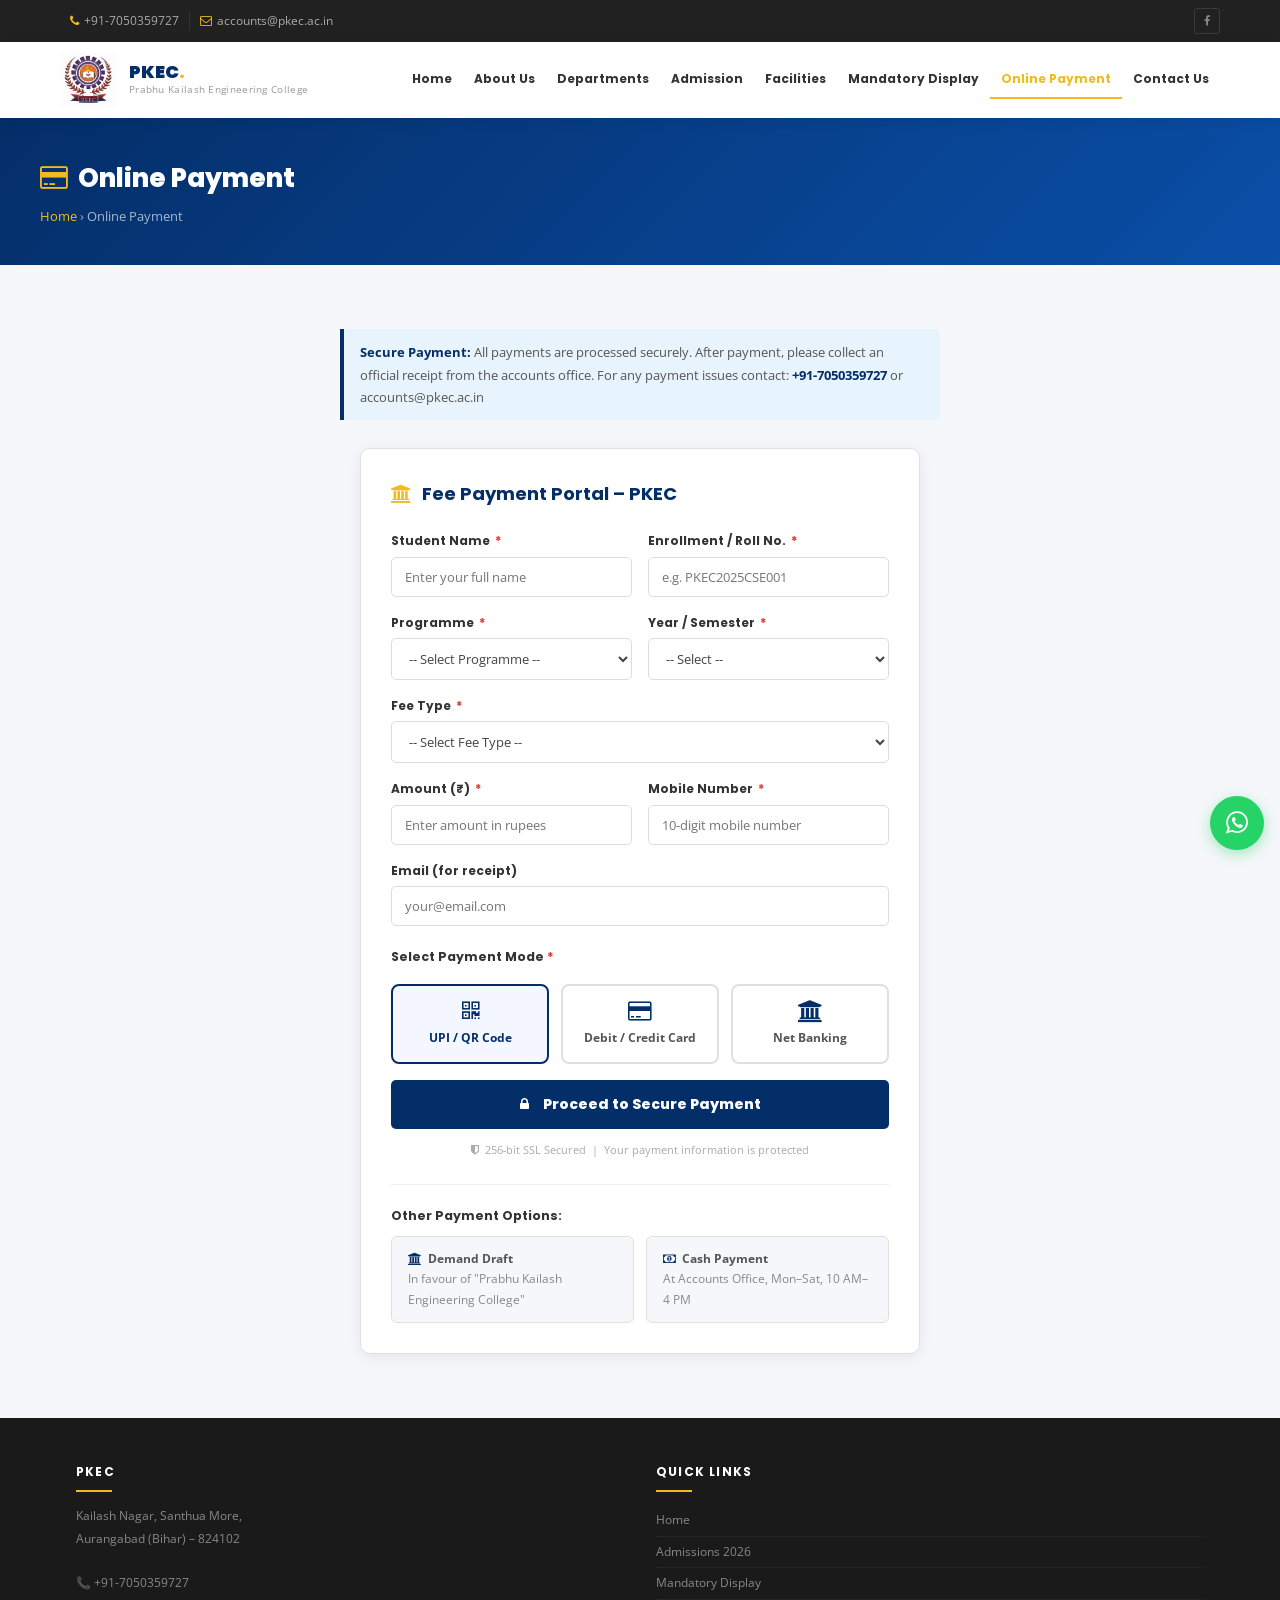
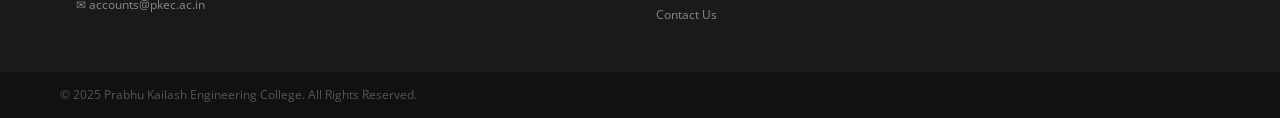
<file: online-payment.html>
<!DOCTYPE html>
<html lang="en">
<head>
<title>Online Payment – Prabhu Kailash Engineering College</title>
<meta charset="utf-8"><meta name="viewport" content="width=device-width,initial-scale=1">
<link href="https://fonts.googleapis.com/css2?family=Open+Sans:wght@400;600;700;800&family=Poppins:wght@400;500;600;700;800&display=swap" rel="stylesheet">
<link rel="stylesheet" href="https://cdnjs.cloudflare.com/ajax/libs/font-awesome/4.7.0/css/font-awesome.min.css">
<link rel="stylesheet" href="css/style.css">
</head>
<body>
<div class="top-bar"><div class="tb-inner"><ul class="tb-links"><li><a href="tel:+917050359727"><i class="fa fa-phone"></i>+91-7050359727</a></li><li><a href="mailto:accounts@pkec.ac.in"><i class="fa fa-envelope-o"></i>accounts@pkec.ac.in</a></li></ul><div class="tb-soc"><a href="#"><i class="fa fa-facebook"></i></a></div></div></div>
<header class="main-hdr"><div class="hdr-inner"><a href="index.html" class="logo-wrap"><img src="images/logo.png" alt="PKEC Logo" style="height:56px;width:auto;display:block;"><div class="logo-txt-wrap"><div class="logo-name">PKEC<span>.</span></div><div class="logo-sub">Prabhu Kailash Engineering College</div></div></a><nav class="main-nav"><ul><li><a href="index.html">Home</a></li><li><a href="about.html">About Us</a></li><li><a href="departments.html">Departments</a></li><li><a href="admission.html">Admission</a></li><li><a href="facilities.html">Facilities</a></li><li><a href="mandatory-display.html">Mandatory Display</a></li><li class="act"><a href="online-payment.html">Online Payment</a></li><li><a href="contact.html">Contact Us</a></li></ul></nav><button class="nav-toggle" onclick="toggleNav()"><i class="fa fa-bars"></i></button></div></header>

<div class="page-banner"><div class="pb-inner"><h1><i class="fa fa-credit-card"></i>Online Payment</h1><div class="breadcrumb"><a href="index.html">Home</a> &rsaquo; Online Payment</div></div></div>

<section class="section section-light">
  <div class="container">
    <div class="ibox" style="max-width:600px;margin:0 auto 28px"><strong>Secure Payment:</strong> All payments are processed securely. After payment, please collect an official receipt from the accounts office. For any payment issues contact: <strong>+91-7050359727</strong> or accounts@pkec.ac.in</div>

    <div class="pay-card">
      <h3 style="font-family:'Poppins',sans-serif;font-size:18px;font-weight:700;color:#042e68;margin-bottom:22px;display:flex;align-items:center;gap:10px"><i class="fa fa-university" style="color:#efbb20"></i>Fee Payment Portal – PKEC</h3>

      <div class="form-row" style="gap:16px">
        <div class="form-group"><label>Student Name <span class="req">*</span></label><input type="text" placeholder="Enter your full name"></div>
        <div class="form-group"><label>Enrollment / Roll No. <span class="req">*</span></label><input type="text" placeholder="e.g. PKEC2025CSE001"></div>
      </div>
      <div class="form-row" style="gap:16px">
        <div class="form-group"><label>Programme <span class="req">*</span></label>
          <select>
            <option value="">-- Select Programme --</option>
            <option>B.Tech. – Computer Science &amp; Engineering</option>
            <option>B.Tech. – AI &amp; ML</option>
            <option>B.Tech. – Electrical Engineering</option>
            <option>B.Tech. – Mechanical Engineering</option>
            <option>B.Tech. – Civil Engineering</option>
            <option>B.Tech. – Agricultural Engineering</option>
          </select>
        </div>
        <div class="form-group"><label>Year / Semester <span class="req">*</span></label>
          <select>
            <option value="">-- Select --</option>
            <option>1st Year – Semester I</option>
            <option>1st Year – Semester II</option>
            <option>2nd Year – Semester III</option>
            <option>2nd Year – Semester IV</option>
            <option>3rd Year – Semester V</option>
            <option>3rd Year – Semester VI</option>
            <option>4th Year – Semester VII</option>
            <option>4th Year – Semester VIII</option>
          </select>
        </div>
      </div>
      <div class="form-group"><label>Fee Type <span class="req">*</span></label>
        <select>
          <option value="">-- Select Fee Type --</option>
          <option>Tuition Fee – ₹80,000 (per year)</option>
          <option>Admission Fee – ₹10,000 (1st year only)</option>
          <option>Hostel Fee – ₹36,000 (per year)</option>
          <option>Exam Fee</option>
          <option>Late Fee</option>
          <option>Duplicate Certificate Fee</option>
          <option>Other</option>
        </select>
      </div>
      <div class="form-row" style="gap:16px">
        <div class="form-group"><label>Amount (₹) <span class="req">*</span></label><input type="number" placeholder="Enter amount in rupees" min="100"></div>
        <div class="form-group"><label>Mobile Number <span class="req">*</span></label><input type="tel" placeholder="10-digit mobile number" maxlength="10"></div>
      </div>
      <div class="form-group"><label>Email (for receipt)</label><input type="email" placeholder="your@email.com"></div>

      <div style="margin:20px 0 8px;font-size:12.5px;font-weight:700;color:#333;font-family:'Poppins',sans-serif">Select Payment Mode <span style="color:#e53935">*</span></div>
      <div class="pay-modes">
        <div class="pay-mode sel" onclick="selPay(this)"><i class="fa fa-qrcode"></i>UPI / QR Code</div>
        <div class="pay-mode" onclick="selPay(this)"><i class="fa fa-credit-card"></i>Debit / Credit Card</div>
        <div class="pay-mode" onclick="selPay(this)"><i class="fa fa-university"></i>Net Banking</div>
      </div>

      <button class="btn-pay" onclick="alert('Payment gateway integration is required for live transactions.\n\nPlease contact the college accounts office:\n📞 +91-7050359727\n✉ accounts@pkec.ac.in\n\nAlternatively, pay via Demand Draft in favour of:\n\"Prabhu Kailash Engineering College\"')">
        <i class="fa fa-lock"></i>&nbsp; Proceed to Secure Payment
      </button>
      <p style="font-size:11px;color:#aaa;text-align:center;margin-top:12px"><i class="fa fa-shield"></i>&nbsp; 256‑bit SSL Secured &nbsp;|&nbsp; Your payment information is protected</p>

      <div style="margin-top:24px;padding-top:20px;border-top:1px solid #eee">
        <p style="font-size:12.5px;font-weight:700;color:#333;font-family:'Poppins',sans-serif;margin-bottom:10px">Other Payment Options:</p>
        <div style="display:flex;gap:12px;flex-wrap:wrap">
          <div style="background:#f5f7fa;border:1px solid #e0e0e0;border-radius:6px;padding:12px 16px;flex:1;min-width:160px;font-size:12px">
            <i class="fa fa-university" style="color:#042e68;margin-right:6px"></i><strong>Demand Draft</strong><br>
            <span style="color:#888">In favour of "Prabhu Kailash Engineering College"</span>
          </div>
          <div style="background:#f5f7fa;border:1px solid #e0e0e0;border-radius:6px;padding:12px 16px;flex:1;min-width:160px;font-size:12px">
            <i class="fa fa-money" style="color:#042e68;margin-right:6px"></i><strong>Cash Payment</strong><br>
            <span style="color:#888">At Accounts Office, Mon–Sat, 10 AM–4 PM</span>
          </div>
        </div>
      </div>
    </div>
  </div>
</section>

<footer><div class="ft-inner"><div class="ft-col"><h4>PKEC</h4><div class="ft-sep"></div><p>Kailash Nagar, Santhua More,<br>Aurangabad (Bihar) – 824102<br><br>📞 +91-7050359727<br>✉ accounts@pkec.ac.in</p></div><div class="ft-col"><h4>Quick Links</h4><div class="ft-sep"></div><ul><li><a href="index.html">Home</a></li><li><a href="admission.html">Admissions 2026</a></li><li><a href="mandatory-display.html">Mandatory Display</a></li><li><a href="contact.html">Contact Us</a></li></ul></div></div><div class="ft-bot"><div class="ft-bot-in"><span>&copy; 2025 Prabhu Kailash Engineering College. All Rights Reserved.</span></div></div></footer>
<a href="https://wa.me/917050359727" class="wa-float" target="_blank"><i class="fa fa-whatsapp"></i></a>
<button class="scroltop" onclick="scrollTop()"><i class="fa fa-arrow-up"></i></button>
<script src="js/main.js"></script>
</body>
</html>
</file>
<file: css/style.css>
/* ============================================================
   PKEC – Prabhu Kailash Engineering College
   Main Stylesheet v2.0
   ============================================================ */
*{margin:0;padding:0;box-sizing:border-box}
html{scroll-behavior:smooth}
body{font-family:'Open Sans',Arial,sans-serif;font-size:14px;color:#555;background:#fff;line-height:1.7}
a{text-decoration:none;color:inherit;transition:.2s}
img{max-width:100%;height:auto;display:block}
ul{list-style:none}

/* ── VARIABLES ── */
:root{
  --blue:#042e68;
  --blue2:#0a4fa8;
  --gold:#efbb20;
  --green:#27ae60;
  --red:#e53935;
  --light:#f5f7fa;
  --text:#555;
  --dark:#212121;
}

/* ── TOP BAR ── */
.top-bar{background:#212121;padding:8px 0;font-size:12px}
.tb-inner{display:flex;justify-content:space-between;align-items:center;max-width:1200px;margin:0 auto;padding:0 20px;flex-wrap:wrap;gap:6px}
.tb-links{display:flex;flex-wrap:wrap}
.tb-links li a{color:#aaa;padding:0 10px;display:flex;align-items:center;gap:5px;border-right:1px solid #333}
.tb-links li:last-child a{border-right:none}
.tb-links li a i{color:var(--gold)}
.tb-links li a:hover{color:var(--gold)}
.tb-soc{display:flex;gap:5px}
.tb-soc a{width:26px;height:26px;border:1px solid #3a3a3a;border-radius:3px;display:flex;align-items:center;justify-content:center;color:#888;font-size:11px}
.tb-soc a:hover{background:var(--gold);color:#fff;border-color:var(--gold)}

/* ── HEADER ── */
.main-hdr{background:#fff;box-shadow:0 2px 12px rgba(0,0,0,.09);position:sticky;top:0;z-index:999;transition:.3s}
.hdr-inner{display:flex;justify-content:space-between;align-items:center;max-width:1200px;margin:0 auto;padding:0 20px}
.logo-wrap{padding:10px 0;display:flex;align-items:center;gap:12px}
.logo-icon{width:48px;height:48px;background:var(--blue);border-radius:8px;display:flex;align-items:center;justify-content:center;color:var(--gold);font-size:20px;font-weight:900;font-family:'Poppins',sans-serif;flex-shrink:0}
.logo-txt-wrap{}
.logo-name{font-size:18px;font-weight:900;color:var(--blue);font-family:'Poppins',sans-serif;line-height:1.1}
.logo-name span{color:var(--gold)}
.logo-sub{font-size:10px;color:#999;letter-spacing:.3px}
.main-nav ul{display:flex;height:74px;align-items:center;flex-wrap:wrap}
.main-nav ul li a{padding:8px 11px;font-size:12px;font-weight:700;color:#333;font-family:'Poppins',sans-serif;border-bottom:2px solid transparent;display:block;white-space:nowrap}
.main-nav ul li a:hover,.main-nav ul li.act a{color:var(--gold);border-bottom-color:var(--gold)}
.nav-toggle{display:none;background:none;border:2px solid var(--blue);color:var(--blue);padding:6px 10px;border-radius:4px;cursor:pointer;font-size:16px}

/* ── HERO ── */
.hero{background:linear-gradient(135deg,var(--blue) 0%,var(--blue2) 55%,#1565c0 100%);padding:80px 20px 90px;position:relative;overflow:hidden}
.hero::after{content:'';position:absolute;right:-60px;top:-60px;width:400px;height:400px;border-radius:50%;background:rgba(255,255,255,.04)}
.hero-inner{max-width:1200px;margin:0 auto;display:flex;align-items:center;gap:40px;flex-wrap:wrap}
.hero-left{flex:1;min-width:280px;position:relative;z-index:1}
.hero-badge{display:inline-flex;align-items:center;gap:7px;background:rgba(239,187,32,.18);border:1px solid rgba(239,187,32,.5);color:var(--gold);padding:6px 16px;border-radius:20px;font-size:11.5px;font-weight:700;margin-bottom:18px;font-family:'Poppins',sans-serif}
.hero h1{font-family:'Poppins',sans-serif;font-size:40px;font-weight:800;color:#fff;line-height:1.2;margin-bottom:14px}
.hero h1 span{color:var(--gold)}
.hero-desc{font-size:15px;color:rgba(255,255,255,.8);margin-bottom:28px;max-width:520px}
.hero-btns{display:flex;gap:14px;flex-wrap:wrap}
.hero-right{flex:1;min-width:260px;display:flex;justify-content:center;flex-wrap:wrap;gap:14px;position:relative;z-index:1}
.hero-stat-card{background:rgba(255,255,255,.1);border:1px solid rgba(255,255,255,.2);border-radius:10px;padding:18px 24px;text-align:center;backdrop-filter:blur(4px)}
.hero-stat-card .hnum{font-size:30px;font-weight:900;color:var(--gold);font-family:'Poppins',sans-serif;line-height:1}
.hero-stat-card .hlbl{font-size:11px;color:rgba(255,255,255,.75);margin-top:4px}

/* ── BUTTONS ── */
.btn-primary{background:var(--gold);color:var(--blue);padding:13px 28px;border-radius:5px;font-weight:800;font-family:'Poppins',sans-serif;font-size:13px;display:inline-flex;align-items:center;gap:7px;border:2px solid var(--gold)}
.btn-primary:hover{background:#d4a500;border-color:#d4a500;color:#fff}
.btn-outline{background:transparent;color:#fff;padding:13px 28px;border-radius:5px;font-weight:700;font-family:'Poppins',sans-serif;font-size:13px;display:inline-flex;align-items:center;gap:7px;border:2px solid rgba(255,255,255,.5)}
.btn-outline:hover{background:rgba(255,255,255,.12);border-color:#fff}
.btn-blue{background:var(--blue);color:#fff;padding:12px 26px;border-radius:5px;font-weight:700;font-family:'Poppins',sans-serif;font-size:13px;display:inline-flex;align-items:center;gap:7px;border:2px solid var(--blue)}
.btn-blue:hover{background:var(--blue2);border-color:var(--blue2)}
.btn-outline-blue{background:transparent;color:var(--blue);padding:11px 24px;border-radius:5px;font-weight:700;font-family:'Poppins',sans-serif;font-size:12.5px;display:inline-flex;align-items:center;gap:7px;border:2px solid var(--blue)}
.btn-outline-blue:hover{background:var(--blue);color:#fff}
.btn-wh-outline{background:transparent;color:#fff;padding:13px 28px;border-radius:5px;font-weight:700;font-family:'Poppins',sans-serif;font-size:13px;display:inline-flex;align-items:center;gap:7px;border:2px solid #fff}
.btn-wh-outline:hover{background:#fff;color:var(--blue)}

/* ── NOTICE BAR ── */
.notice-bar{background:var(--blue);padding:9px 20px;display:flex;align-items:center;gap:16px;overflow:hidden}
.notice-label{background:var(--gold);color:var(--blue);padding:3px 13px;border-radius:3px;font-size:11.5px;font-weight:800;white-space:nowrap;font-family:'Poppins',sans-serif;flex-shrink:0}
.notice-bar marquee{color:#fff;font-size:12.5px;font-weight:600}

/* ── SECTION COMMONS ── */
.section{padding:64px 0}
.section-light{background:var(--light)}
.section-blue{background:var(--blue)}
.container{max-width:1200px;margin:0 auto;padding:0 20px}
.sec-label{display:inline-block;background:#e8f4fd;color:var(--blue);padding:4px 14px;border-radius:20px;font-size:11.5px;font-weight:700;margin-bottom:10px;font-family:'Poppins',sans-serif}
.sec-label-wh{display:inline-block;background:rgba(255,255,255,.15);color:#fff;padding:4px 14px;border-radius:20px;font-size:11.5px;font-weight:700;margin-bottom:10px;font-family:'Poppins',sans-serif}
.sec-title{font-family:'Poppins',sans-serif;font-size:28px;font-weight:800;color:var(--blue);margin-bottom:10px}
.sec-title-wh{font-family:'Poppins',sans-serif;font-size:28px;font-weight:800;color:#fff;margin-bottom:10px}
.sec-sub{font-size:14px;color:#888;max-width:600px}
.sec-head{text-align:center;margin-bottom:44px}
.sec-head .sec-sub{margin:0 auto}

/* ── ABOUT SECTION ── */
.about-grid{display:flex;gap:56px;align-items:center;flex-wrap:wrap}
.about-text{flex:1;min-width:280px}
.about-text p{color:#666;line-height:1.85;margin-bottom:14px}
.about-img{flex:1;min-width:280px}
.about-img-box{background:var(--light);border-radius:12px;min-height:300px;display:flex;align-items:center;justify-content:center;border:2px solid #e8e8e8;position:relative;overflow:hidden}
.about-img-box img{width:100%;height:300px;object-fit:cover;border-radius:10px}
.about-img-placeholder{text-align:center;padding:40px;color:#ccc}
.about-badge{position:absolute;top:16px;right:16px;background:var(--blue);color:#fff;padding:10px 14px;border-radius:8px;font-size:11px;font-weight:700;text-align:center;line-height:1.6;font-family:'Poppins',sans-serif}
.about-badge i{font-size:20px;color:var(--gold);display:block;margin-bottom:3px}
.about-stats{display:flex;gap:20px;margin-top:24px;flex-wrap:wrap}
.astat{text-align:center;background:var(--light);border-radius:8px;padding:14px 20px;flex:1;min-width:80px}
.astat .an{font-size:24px;font-weight:900;color:var(--blue);font-family:'Poppins',sans-serif;line-height:1}
.astat .al{font-size:10.5px;color:#888;margin-top:3px}

/* ── PROGRAMMES ── */
.prog-grid{display:grid;grid-template-columns:repeat(3,1fr);gap:22px}
.prog-card{background:#fff;border:1px solid #e8e8e8;border-radius:10px;padding:26px;transition:.25s;position:relative;overflow:hidden;border-bottom:3px solid transparent}
.prog-card::before{content:'';position:absolute;top:0;left:0;right:0;height:3px;background:var(--blue);opacity:0;transition:.25s}
.prog-card:hover{border-bottom-color:var(--gold);box-shadow:0 8px 28px rgba(0,0,0,.1);transform:translateY(-4px)}
.prog-card:hover::before{opacity:1}
.prog-icon{width:52px;height:52px;border-radius:10px;display:flex;align-items:center;justify-content:center;font-size:22px;margin-bottom:16px}
.prog-card h3{font-family:'Poppins',sans-serif;font-size:14.5px;font-weight:700;color:var(--blue);margin-bottom:6px}
.prog-card p{font-size:12px;color:#888;margin-bottom:14px}
.prog-link{font-size:12.5px;font-weight:700;color:var(--blue);font-family:'Poppins',sans-serif;display:inline-flex;align-items:center;gap:5px}
.prog-link:hover{color:var(--gold)}

/* ── WHY PKEC ── */
.why-grid{display:grid;grid-template-columns:repeat(4,1fr);gap:18px}
.why-card{background:#fff;border-radius:10px;padding:24px 18px;text-align:center;border:1px solid #eee;transition:.25s}
.why-card:hover{box-shadow:0 6px 20px rgba(0,0,0,.09);transform:translateY(-3px)}
.why-ico{font-size:30px;color:var(--blue);margin-bottom:14px;display:block}
.why-card h4{font-family:'Poppins',sans-serif;font-size:13.5px;font-weight:700;color:var(--blue);margin-bottom:8px}
.why-card p{font-size:12px;color:#888;line-height:1.65}

/* ── CTA ── */
.cta-wrap{text-align:center;padding:20px}
.cta-wrap h2{font-family:'Poppins',sans-serif;font-size:30px;font-weight:800;color:#fff;margin-bottom:10px}
.cta-wrap p{font-size:15px;color:rgba(255,255,255,.8);margin-bottom:26px}
.cta-btns{display:flex;gap:14px;justify-content:center;flex-wrap:wrap}

/* ── FACILITIES GRID ── */
.fac-grid{display:grid;grid-template-columns:repeat(3,1fr);gap:22px}
.fac-card{background:#fff;border:1px solid #e8e8e8;border-radius:10px;overflow:hidden;transition:.25s}
.fac-card:hover{box-shadow:0 8px 24px rgba(0,0,0,.1);transform:translateY(-3px)}
.fac-img{height:150px;background:var(--light);display:flex;align-items:center;justify-content:center;font-size:42px;color:var(--blue);opacity:.35}
.fac-body{padding:18px}
.fac-body h3{font-family:'Poppins',sans-serif;font-size:14px;font-weight:700;color:var(--blue);margin-bottom:7px}
.fac-body p{font-size:12.5px;color:#777;line-height:1.65}

/* ── LEADER CARDS ── */
.leader-grid{display:grid;grid-template-columns:repeat(2,1fr);gap:24px;max-width:640px;margin:0 auto}
.leader-card{background:#fff;border:1px solid #e0e0e0;border-radius:10px;padding:28px;text-align:center;box-shadow:0 2px 10px rgba(0,0,0,.05)}
.leader-avatar{width:80px;height:80px;border-radius:50%;background:var(--blue);color:#fff;display:flex;align-items:center;justify-content:center;font-size:26px;font-weight:900;font-family:'Poppins',sans-serif;margin:0 auto 14px}
.leader-card h3{font-family:'Poppins',sans-serif;font-size:16px;font-weight:700;color:var(--blue);margin-bottom:4px}
.leader-card .role{font-size:12px;color:var(--gold);font-weight:700;margin-bottom:4px}
.leader-card .dept{font-size:12px;color:#888}

/* ── CONTACT PAGE ── */
.contact-grid{display:grid;grid-template-columns:1fr 1.5fr;gap:30px;align-items:start}
.cinfo-card{background:var(--blue);border-radius:10px;padding:30px}
.cinfo-card h3{font-family:'Poppins',sans-serif;font-size:18px;font-weight:700;color:var(--gold);margin-bottom:22px}
.cinfo-item{display:flex;gap:14px;margin-bottom:20px;align-items:flex-start}
.cinfo-ico{width:38px;height:38px;background:rgba(255,255,255,.1);border-radius:7px;display:flex;align-items:center;justify-content:center;font-size:15px;color:var(--gold);flex-shrink:0}
.cinfo-item h5{font-size:11px;color:rgba(255,255,255,.55);margin-bottom:2px}
.cinfo-item p{font-size:13px;color:#fff;font-weight:600;line-height:1.5}
.cform-card{background:#fff;border:1px solid #e0e0e0;border-radius:10px;padding:30px;box-shadow:0 2px 12px rgba(0,0,0,.06)}
.cform-card h3{font-family:'Poppins',sans-serif;font-size:18px;font-weight:700;color:var(--blue);margin-bottom:22px}
.map-placeholder{background:#dce8f5;border-radius:8px;border:2px solid #b5cfe8;height:200px;display:flex;flex-direction:column;align-items:center;justify-content:center;color:var(--blue);font-weight:700;font-size:13px;gap:8px;margin-top:20px}

/* ── FORMS ── */
.form-row{display:grid;grid-template-columns:1fr 1fr;gap:16px}
.form-group{margin-bottom:16px}
.form-group label{display:block;font-size:12px;font-weight:700;color:#333;margin-bottom:5px;font-family:'Poppins',sans-serif}
.form-group label .req{color:var(--red);margin-left:2px}
.form-group input,.form-group select,.form-group textarea{width:100%;padding:10px 13px;border:1px solid #ddd;border-radius:5px;font-size:13px;color:#444;outline:none;transition:.2s;background:#fff;font-family:'Open Sans',sans-serif}
.form-group input:focus,.form-group select:focus,.form-group textarea:focus{border-color:var(--blue);box-shadow:0 0 0 3px rgba(4,46,104,.07)}
.form-group textarea{resize:vertical;min-height:100px}
.btn-submit{background:var(--blue);color:#fff;padding:12px 30px;border:none;border-radius:5px;font-size:13px;font-weight:700;font-family:'Poppins',sans-serif;cursor:pointer;display:inline-flex;align-items:center;gap:8px}
.btn-submit:hover{background:var(--gold);color:var(--blue)}
.form-success{display:none;background:#e8f5e9;border-left:4px solid var(--green);padding:13px 18px;border-radius:0 5px 5px 0;margin-top:16px;font-size:13px;color:#1b5e20}

/* ── INFO BOXES ── */
.ibox{background:#e8f4fd;border-left:4px solid var(--blue);padding:12px 16px;border-radius:0 5px 5px 0;margin-bottom:18px;font-size:13px;line-height:1.7}
.ibox strong{color:var(--blue)}
.wbox{background:#fff8e6;border-left:4px solid var(--gold);padding:12px 16px;border-radius:0 5px 5px 0;margin-bottom:18px;font-size:13px;line-height:1.7}
.sbox{background:#e8f5e9;border-left:4px solid var(--green);padding:12px 16px;border-radius:0 5px 5px 0;margin-bottom:18px;font-size:13px;line-height:1.7}
.rbox{background:#fdecea;border-left:4px solid var(--red);padding:12px 16px;border-radius:0 5px 5px 0;margin-bottom:18px;font-size:13px;line-height:1.7}
.notif-box{background:#fff3cd;border-left:4px solid #e65c00;padding:12px 16px;border-radius:0 5px 5px 0;margin-bottom:18px;font-size:13px;line-height:1.7;color:#7a4200}

/* ── TABLES ── */
.itbl{width:100%;border-collapse:collapse;margin-bottom:22px;font-size:13px}
.itbl th{background:var(--blue);color:#fff;padding:10px 13px;text-align:left;font-weight:700;font-size:11px;text-transform:uppercase;letter-spacing:.5px}
.itbl td{padding:10px 13px;border-bottom:1px solid #eee;vertical-align:top;line-height:1.6}
.itbl tr:nth-child(even) td{background:#f9f9f9}
.itbl tr:hover td{background:#fffbf0}
.itbl td.lbl{font-weight:600;color:#333;width:35%;background:#f4f7ff}
.itbl td.n{font-weight:700;color:var(--blue);width:4%;text-align:center}
.b-ok{background:#e8f5e9;color:#1b5e20;border:1px solid #a5d6a7;padding:2px 9px;border-radius:12px;font-size:10.5px;font-weight:700;white-space:nowrap}
.b-pend{background:#fff8e1;color:#e65100;border:1px solid #ffcc80;padding:2px 9px;border-radius:12px;font-size:10.5px;font-weight:700;white-space:nowrap}

/* ── STITLE ── */
.stitle{font-family:'Poppins',sans-serif;font-size:15px;font-weight:700;color:var(--blue);border-left:4px solid var(--gold);padding-left:12px;margin:22px 0 13px;display:flex;align-items:center;gap:8px}
.stitle:first-child{margin-top:0}
.stitle i{font-size:13px;color:var(--gold)}

/* ── STAT CARDS ── */
.stat-row{display:grid;grid-template-columns:repeat(4,1fr);gap:14px;margin-bottom:24px}
.stat-box{background:#fff;border:1px solid #e0e0e0;border-radius:8px;padding:18px;text-align:center}
.stat-box .snum{font-size:28px;font-weight:900;color:var(--blue);font-family:'Poppins',sans-serif;line-height:1}
.stat-box .slbl{font-size:10.5px;color:#888;margin-top:4px}

/* ── COMM GRID ── */
.comm-grid{display:grid;grid-template-columns:repeat(3,1fr);gap:14px;margin-bottom:20px}
.comm-card{background:#fff;border:1px solid #e0e0e0;border-radius:8px;padding:18px;text-align:center}
.comm-card .avatar{width:48px;height:48px;border-radius:50%;background:var(--blue);color:#fff;display:flex;align-items:center;justify-content:center;font-size:15px;font-weight:800;font-family:'Poppins',sans-serif;margin:0 auto 10px}
.comm-card h5{font-size:12.5px;font-weight:700;color:#222;font-family:'Poppins',sans-serif;margin-bottom:3px}
.comm-card .crole{font-size:10.5px;color:var(--gold);font-weight:700;margin-bottom:3px}
.comm-card .cdept{font-size:10.5px;color:#888}

/* ── PAYMENT PAGE ── */
.pay-card{background:#fff;border:1px solid #e0e0e0;border-radius:10px;padding:30px;max-width:560px;margin:0 auto;box-shadow:0 3px 16px rgba(0,0,0,.08)}
.pay-modes{display:grid;grid-template-columns:repeat(3,1fr);gap:12px;margin:16px 0}
.pay-mode{border:2px solid #e0e0e0;border-radius:8px;padding:14px;text-align:center;cursor:pointer;transition:.2s;font-size:12px;font-weight:700;color:#555}
.pay-mode:hover,.pay-mode.sel{border-color:var(--blue);background:#f4f7ff;color:var(--blue)}
.pay-mode i{font-size:22px;display:block;margin-bottom:6px;color:var(--blue)}
.btn-pay{width:100%;background:var(--blue);color:#fff;padding:14px;border:none;border-radius:5px;font-size:14px;font-weight:800;font-family:'Poppins',sans-serif;cursor:pointer;margin-top:8px;display:flex;align-items:center;justify-content:center;gap:8px}
.btn-pay:hover{background:var(--gold);color:var(--blue)}

/* ── MD TABS ── */
.md-tabs{display:flex;flex-wrap:wrap;gap:3px;border-bottom:3px solid var(--blue);margin-bottom:0}
.md-tab{padding:9px 13px;background:#e8e8e8;border:1px solid #d0d0d0;border-bottom:none;font-size:11.5px;font-weight:700;color:#444;cursor:pointer;border-radius:4px 4px 0 0;transition:.15s;display:flex;align-items:center;gap:5px;font-family:'Poppins',sans-serif}
.md-tab:hover,.md-tab.active{background:var(--blue);color:#fff;border-color:var(--blue)}
.md-panel{display:none;background:#fff;border:1px solid #ddd;border-top:none;border-radius:0 0 8px 8px;padding:28px;box-shadow:0 2px 12px rgba(0,0,0,.06)}
.md-panel.active{display:block}

/* ── GOOGLE FORM STYLE ── */
.gf-wrap{background:#fff;border-radius:10px;box-shadow:0 2px 14px rgba(0,0,0,.12);overflow:hidden;max-width:660px;margin:0 auto 28px}
.gf-header{background:var(--blue);padding:22px 26px;border-top:8px solid var(--gold)}
.gf-header h2{color:#fff;font-size:17px;font-weight:800;font-family:'Poppins',sans-serif;margin-bottom:4px}
.gf-header p{color:rgba(255,255,255,.72);font-size:12px}
.gf-body{padding:4px 26px 8px}
.gf-field{background:#fff;border:1px solid #e0e0e0;border-radius:7px;padding:16px 18px;margin-top:14px}
.gf-field label{display:block;font-size:12.5px;font-weight:700;color:#202124;margin-bottom:9px;font-family:'Poppins',sans-serif}
.gf-field label .req{color:#d93025;margin-left:2px}
.gf-field input,.gf-field select,.gf-field textarea{width:100%;border:none;border-bottom:1px solid #9aa0a6;padding:6px 0 6px 2px;font-size:13px;color:#3c4043;background:transparent;outline:none;font-family:'Open Sans',sans-serif;transition:.2s}
.gf-field input:focus,.gf-field select:focus,.gf-field textarea:focus{border-bottom:2px solid var(--blue)}
.gf-field textarea{resize:vertical;min-height:80px}
.gf-row{display:flex;gap:14px;flex-wrap:wrap}
.gf-row .gf-field{flex:1;min-width:180px}
.gf-field .rg{display:flex;align-items:center;gap:10px;padding:7px 0;font-size:12.5px;color:#3c4043;cursor:pointer;border-bottom:1px solid #f1f3f4}
.gf-field .rg:last-child{border-bottom:none}
.gf-field .rg input[type=radio],.gf-field .rg input[type=checkbox]{width:15px;height:15px;accent-color:var(--blue);cursor:pointer;flex-shrink:0}
.gf-footer{display:flex;justify-content:space-between;align-items:center;padding:16px 26px 22px}
.gf-btn{background:var(--blue);color:#fff;padding:11px 26px;border:none;border-radius:5px;font-size:13px;font-weight:700;font-family:'Poppins',sans-serif;cursor:pointer;display:inline-flex;align-items:center;gap:7px}
.gf-btn:hover{background:var(--gold);color:var(--blue)}
.gf-clear{background:none;border:none;color:var(--blue);font-size:12px;cursor:pointer;font-weight:700}
.gf-success{display:none;background:#e8f5e9;border-left:4px solid var(--green);padding:14px 18px;border-radius:0 6px 6px 0;margin:0 26px 22px;font-size:13px;color:#1b5e20}

/* ── FEEDBACK FORMS ── */
.fb-tabs{display:flex;gap:10px;margin-bottom:22px;flex-wrap:wrap}
.fb-tab-btn{padding:9px 20px;border:2px solid var(--blue);border-radius:24px;font-size:12px;font-weight:700;color:var(--blue);cursor:pointer;background:#fff;font-family:'Poppins',sans-serif;transition:.2s;display:inline-flex;align-items:center;gap:6px}
.fb-tab-btn.active,.fb-tab-btn:hover{background:var(--blue);color:#fff}
.fb-panel{display:none}
.fb-panel.active{display:block}
.fb-wrap{background:#fff;border-radius:10px;box-shadow:0 2px 14px rgba(0,0,0,.12);overflow:hidden;max-width:660px;margin:0 auto 26px}
.fb-header{padding:22px 26px;border-top:8px solid var(--gold)}
.fb-header.sh{background:#1a73e8}
.fb-header.fh{background:#0f9d58}
.fb-header.kh{background:#e65100}
.fb-header h2{color:#fff;font-size:17px;font-weight:800;font-family:'Poppins',sans-serif;margin-bottom:3px}
.fb-header p{color:rgba(255,255,255,.78);font-size:11.5px}
.fb-body{padding:4px 26px 8px}
.fb-field{background:#fff;border:1px solid #e0e0e0;border-radius:7px;padding:16px 18px;margin-top:14px}
.fb-field label{display:block;font-size:12.5px;font-weight:700;color:#202124;margin-bottom:9px;font-family:'Poppins',sans-serif}
.fb-field label .req{color:#d93025;margin-left:2px}
.fb-field input,.fb-field select,.fb-field textarea{width:100%;border:none;border-bottom:1px solid #9aa0a6;padding:6px 0 6px 2px;font-size:13px;color:#3c4043;background:transparent;outline:none;font-family:'Open Sans',sans-serif;transition:.2s}
.fb-field input:focus,.fb-field select:focus,.fb-field textarea:focus{border-bottom:2px solid #1a73e8}
.fb-field textarea{resize:vertical;min-height:70px}
.fb-row{display:flex;gap:14px;flex-wrap:wrap}
.fb-row .fb-field{flex:1;min-width:180px}
.star-row{display:flex;gap:5px;margin-top:7px}
.star-btn{font-size:24px;cursor:pointer;color:#ccc;transition:.15s;background:none;border:none;padding:0;line-height:1}
.star-btn.lit{color:#f4b400}
.star-btn:hover{color:#f4b400}
.fb-footer{display:flex;justify-content:space-between;align-items:center;padding:16px 26px 22px}
.fb-btn-s{background:#1a73e8;color:#fff;padding:11px 26px;border:none;border-radius:5px;font-size:13px;font-weight:700;font-family:'Poppins',sans-serif;cursor:pointer;display:inline-flex;align-items:center;gap:7px}
.fb-btn-f{background:#0f9d58;color:#fff;padding:11px 26px;border:none;border-radius:5px;font-size:13px;font-weight:700;font-family:'Poppins',sans-serif;cursor:pointer;display:inline-flex;align-items:center;gap:7px}
.fb-btn-k{background:#e65100;color:#fff;padding:11px 26px;border:none;border-radius:5px;font-size:13px;font-weight:700;font-family:'Poppins',sans-serif;cursor:pointer;display:inline-flex;align-items:center;gap:7px}
.fb-clear{background:none;border:none;color:#555;font-size:12px;cursor:pointer;font-weight:700}
.fb-success{display:none;background:#e8f5e9;border-left:4px solid var(--green);padding:13px 18px;border-radius:0 6px 6px 0;margin:0 26px 18px;font-size:12.5px;color:#1b5e20}

/* ── PAGE BANNER ── */
.page-banner{background:linear-gradient(135deg,var(--blue) 0%,var(--blue2) 100%);padding:38px 20px;color:#fff}
.pb-inner{max-width:1200px;margin:0 auto}
.page-banner h1{font-family:'Poppins',sans-serif;font-size:26px;font-weight:800;margin-bottom:6px;display:flex;align-items:center;gap:10px}
.page-banner h1 i{color:var(--gold)}
.breadcrumb{font-size:12.5px;color:rgba(255,255,255,.65)}
.breadcrumb a{color:var(--gold)}
.page-banner .sub-note{font-size:11.5px;color:rgba(255,255,255,.5);margin-top:5px}

/* ── ADMISSION PAGE ── */
.adm-grid{display:grid;grid-template-columns:1fr 1fr;gap:20px;margin-bottom:28px}
.adm-card{background:#fff;border:1px solid #e0e0e0;border-radius:8px;padding:22px;border-top:4px solid var(--blue)}
.adm-card h3{font-family:'Poppins',sans-serif;font-size:14px;font-weight:700;color:var(--blue);margin-bottom:12px;display:flex;align-items:center;gap:7px}
.adm-card h3 i{color:var(--gold)}
.adm-card ul{font-size:12.5px;color:#555}
.adm-card ul li{padding:5px 0;border-bottom:1px dotted #eee;display:flex;align-items:flex-start;gap:8px}
.adm-card ul li:last-child{border:none}
.adm-card ul li::before{content:"✓";color:var(--green);font-weight:800;flex-shrink:0;margin-top:1px}

/* ── FOOTER ── */
footer{background:#1a1a1a;color:#888}
.ft-inner{max-width:1200px;margin:0 auto;padding:44px 20px 20px;display:flex;gap:0;flex-wrap:wrap}
.ft-col{flex:1;min-width:180px;padding:0 16px 22px}
.ft-col h4{font-size:12px;font-weight:700;color:#fff;text-transform:uppercase;letter-spacing:1.2px;margin-bottom:8px;font-family:'Poppins',sans-serif}
.ft-sep{width:36px;height:2px;background:var(--gold);margin-bottom:13px}
.ft-col p{font-size:12px;line-height:1.85;color:#888}
.ft-col ul li{padding:5px 0;border-bottom:1px dotted #2e2e2e;font-size:12px}
.ft-col ul li:last-child{border:none}
.ft-col ul li a{color:#888}
.ft-col ul li a:hover{color:var(--gold)}
.ft-col .soc-links{display:flex;gap:8px;margin-top:14px}
.ft-col .soc-links a{width:32px;height:32px;background:#2e2e2e;border-radius:5px;display:flex;align-items:center;justify-content:center;color:#888;font-size:13px}
.ft-col .soc-links a:hover{background:var(--gold);color:var(--blue)}
.ft-bot{background:#111;padding:13px 0;font-size:11.5px;color:#555}
.ft-bot-in{max-width:1200px;margin:0 auto;padding:0 20px;display:flex;justify-content:space-between;flex-wrap:wrap;gap:6px}
.ft-bot-in a{color:#888}
.ft-bot-in a:hover{color:var(--gold)}

/* ── FLOATING ── */
.wa-float{position:fixed;width:54px;height:54px;bottom:50px;right:16px;background:#25d366;border-radius:50%;display:flex;align-items:center;justify-content:center;color:#fff;font-size:26px;z-index:997;box-shadow:0 4px 14px rgba(37,211,102,.4)}
.wa-float:hover{background:#1ebe5c;transform:scale(1.08)}
.scroltop{position:fixed;bottom:114px;right:18px;width:38px;height:38px;background:var(--blue);color:#fff;border:none;border-radius:5px;font-size:14px;cursor:pointer;z-index:997;display:none}
.scroltop:hover{background:var(--gold);color:var(--blue)}

/* ── RESPONSIVE ── */
@media(max-width:1024px){
  .prog-grid{grid-template-columns:repeat(2,1fr)}
  .why-grid{grid-template-columns:repeat(2,1fr)}
}
@media(max-width:768px){
  .main-nav ul{display:none;flex-direction:column;height:auto;position:absolute;top:100%;left:0;right:0;background:#fff;box-shadow:0 6px 16px rgba(0,0,0,.12);padding:10px 0;z-index:1000}
  .main-nav ul.open{display:flex}
  .main-nav ul li a{padding:11px 22px;border-bottom:1px solid #f5f5f5;border-left:none}
  .nav-toggle{display:block}
  .hero h1{font-size:28px}
  .hero-right{display:none}
  .about-grid{flex-direction:column}
  .prog-grid{grid-template-columns:1fr}
  .why-grid{grid-template-columns:1fr 1fr}
  .fac-grid{grid-template-columns:1fr 1fr}
  .stat-row{grid-template-columns:1fr 1fr}
  .comm-grid{grid-template-columns:1fr 1fr}
  .adm-grid{grid-template-columns:1fr}
  .contact-grid{grid-template-columns:1fr}
  .form-row{grid-template-columns:1fr}
  .leader-grid{grid-template-columns:1fr}
  .tb-links{display:none}
  .ft-bot-in{flex-direction:column;text-align:center}
  .md-tabs{flex-direction:column}
  .gf-row,.fb-row{flex-direction:column}
}
@media(max-width:480px){
  .why-grid{grid-template-columns:1fr}
  .fac-grid{grid-template-columns:1fr}
  .hero h1{font-size:22px}
  .sec-title,.sec-title-wh{font-size:22px}
  .pay-modes{grid-template-columns:1fr 1fr}
}
</file>
